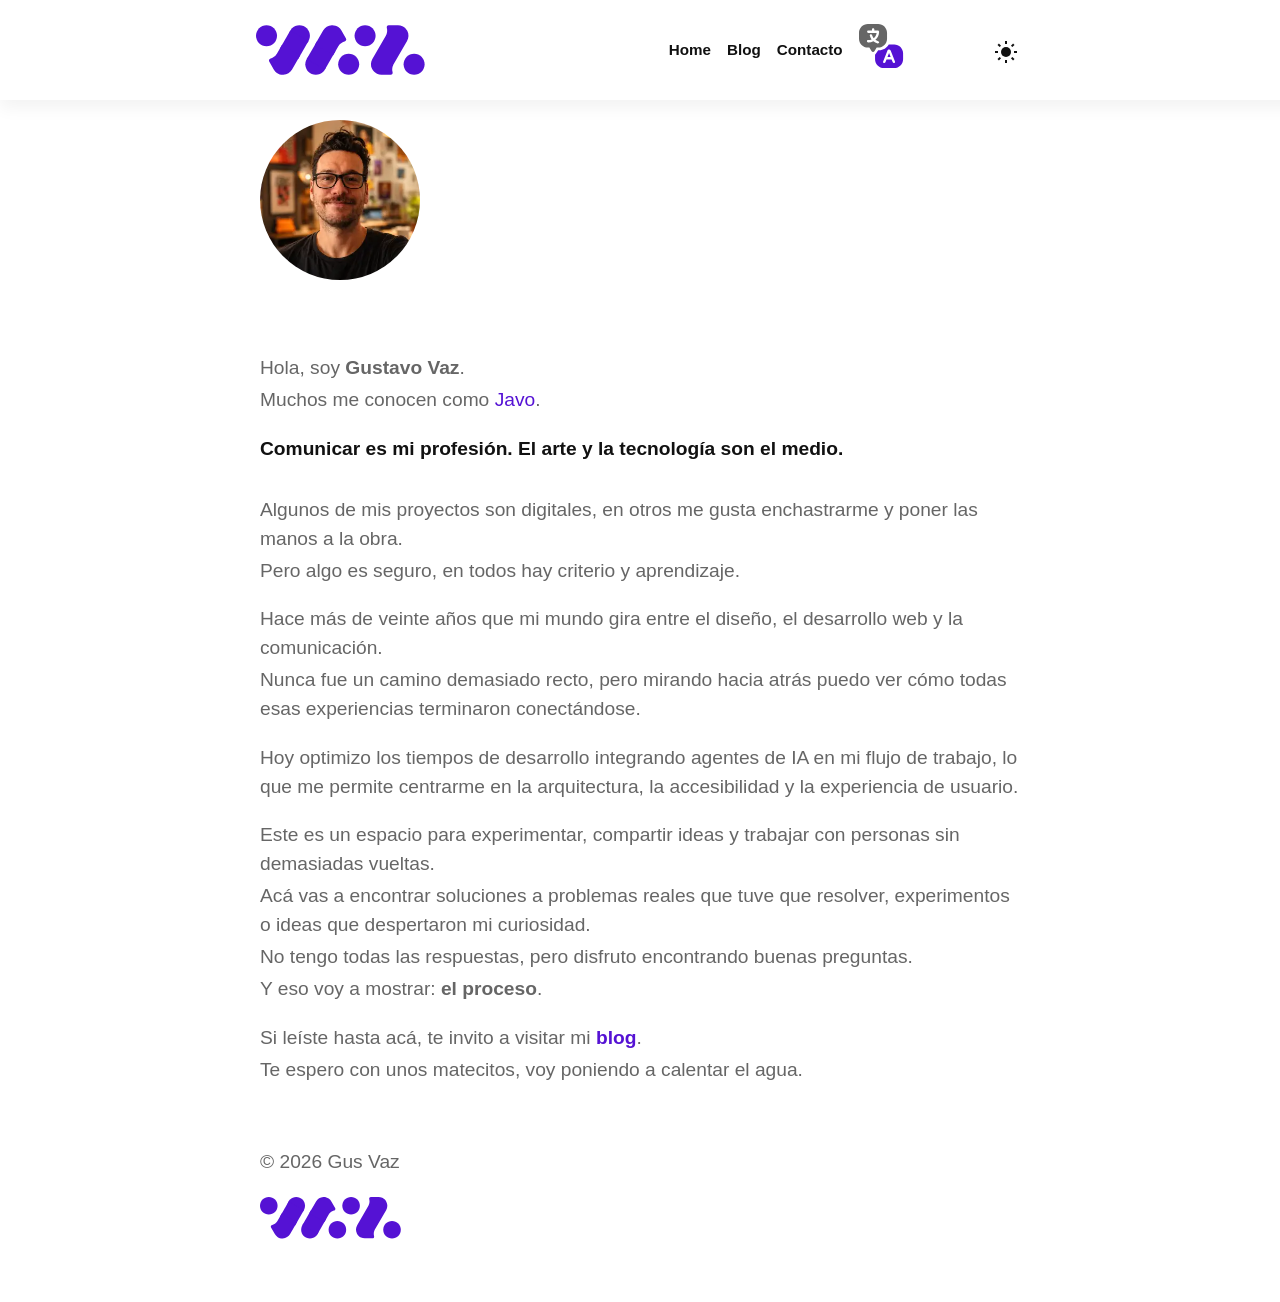
<file: index.html>
<!DOCTYPE html>
<html lang="es">

<head>
  <script>
    (function (w, d, s, l, i) {
      w[l] = w[l] || [];
      w[l].push({
        'gtm.start': new Date().getTime(),
        event: 'gtm.js'
      });
      var f = d.getElementsByTagName(s)[0],
        j = d.createElement(s),
        dl = l != 'dataLayer' ? '&l=' + l : '';
      j.async = true;
      j.src =
        'https://www.googletagmanager.com/gtm.js?id=' + i + dl;
      f.parentNode.insertBefore(j, f);
    })(window, document, 'script', 'dataLayer', 'GTM-TSRXMMMQ');
  </script>

  <meta charset="UTF-8">
  <meta name="viewport" content="width=device-width, initial-scale=1.0">

  <title>Gus Vaz | Arte y Comunicación</title>

  <meta name="description" content="Comunicar es mi profesión. El arte y la tecnología son el medio." />

  <meta property="og:title" content="Gus Vaz | Arte y Comunicación" />
  <meta property="og:description" content="Comunicar es mi profesión. El arte y la tecnología son el medio." />
  <meta property="og:image" content="https://javovaz.com.ar/OG__image.jpg" />
  <meta property="og:url" content="https://javovaz.com.ar/" />
  <meta property="og:type" content="website" />

  <meta name="twitter:card" content="summary_large_image" />
  <meta name="twitter:title" content="Gus Vaz | Arte y Comunicación" />
  <meta name="twitter:description" content="Comunicar es mi profesión. El arte y la tecnología son el medio." />
  <meta name="twitter:image" content="https://javovaz.com.ar/OG__image.jpg" />

  <link rel="stylesheet" href="assets/css/styles.css">
  <link rel="alternate" type="application/rss+xml" title="Feed RSS" href="https://javovaz.com.ar/feed.xml" />

  <link rel="shortcut icon" href="https://javovaz.com.ar/favicon.ico" type="image/x-icon">
  <link rel="apple-touch-icon" sizes="180x180" href="https://javovaz.com.ar/apple-touch-icon.png">
  <link rel="icon" type="image/png" sizes="32x32" href="https://javovaz.com.ar/favicon-32x32.png">
  <link rel="icon" type="image/png" sizes="16x16" href="https://javovaz.com.ar/favicon-16x16.png">

  <meta name="mobile-web-app-capable" content="yes" />
  <meta name="apple-mobile-web-app-status-bar-style" content="black-translucent" />
  <meta name="theme-color" content="#1a1a1a" />
  <link rel="manifest" href="/manifest.json" />

  <script type="application/ld+json">
    {
      "@context": "https://schema.org",
      "@type": "Person",

      "name": "Gustavo Vaz",
      "alternateName": "Javo Vaz",
      "url": "https://javovaz.com.ar",
      "image": "https://javovaz.com.ar/assets/images/gustavo.vaz.webp",

      "jobTitle": "Comunicador creativo",
      "description": "Espacio personal y exploración sobre arte, diseño, desarrollo web, usabilidad y comunicación.",

      "sameAs": [
        "https://www.linkedin.com/in/javovaz",
        "https://github.com/javovaz"
      ],

      "worksFor": {
        "@type": "Organization",
        "name": "estudioHYG"
      },

      "knowsAbout": [
        "UX Design",
        "Frontend Development",
        "Accesibilidad Web",
        "Experimentación Digital",
        "Comunicación Visual",
        "Desarrollo Web",
        "Procesos Creativos"
      ],

      "address": {
        "@type": "PostalAddress",
        "addressLocality": "Mar del Plata",
        "addressCountry": "Argentina"
      }
    }
  </script>
</head>

<body class="light-mode">
  <nav class="navbar">
    <div class="container">
      <a href="./index.html" class="navbar-logo" aria-label="Home">
        <svg role="img" aria-label="Logo de Javovaz" class="profile-logo" viewBox="0 0 510 151" fill="none"
          xmlns="http://www.w3.org/2000/svg">
          <path fill-rule="evenodd" clip-rule="evenodd"
            d="M31.7739 64.2014C14.2241 64.2014 0 49.9728 0 32.423C0 14.8777 14.2241 0.64917 31.7739 0.64917C49.3236 0.64917 63.5522 14.8777 63.5522 32.423C63.5522 49.9728 49.3236 64.2014 31.7739 64.2014Z"
            fill="var(--accent-color)" />
          <path fill-rule="evenodd" clip-rule="evenodd"
            d="M131.068 64.2014C113.519 64.2014 99.2944 49.9728 99.2944 32.423C99.2944 14.8777 113.519 0.64917 131.068 0.64917C148.618 0.64917 162.847 14.8777 162.847 32.423C162.847 49.9728 148.618 64.2014 131.068 64.2014Z"
            fill="var(--accent-color)" />
          <path d="M103.555 16.6076L158.586 48.2417L126.952 103.271L71.9216 71.6372L103.555 16.6076Z"
            fill="var(--accent-color)" />
          <path fill-rule="evenodd" clip-rule="evenodd"
            d="M63.0533 87.1263C61.6915 88.7621 56.8648 97.9168 44.2092 101.476C40.0386 102.591 37.5983 106.595 39.8858 110.577L53.611 134.392C55.9794 138.679 59.2962 142.198 63.1522 144.881C68.6216 148.71 75.3314 150.849 82.5131 150.589C93.8699 150.171 103.618 143.843 108.903 134.67L133.657 91.6025L78.6256 59.9724L63.0533 87.1263Z"
            fill="var(--accent-color)" />
          <path fill-rule="evenodd" clip-rule="evenodd"
            d="M279.92 87.0183C297.465 87.0183 311.694 101.247 311.694 118.797C311.694 136.342 297.465 150.571 279.92 150.571C262.37 150.571 248.142 136.342 248.142 118.797C248.142 101.247 262.37 87.0183 279.92 87.0183Z"
            fill="var(--accent-color)" />
          <path fill-rule="evenodd" clip-rule="evenodd"
            d="M180.621 87.0183C198.171 87.0183 212.399 101.247 212.399 118.797C212.399 136.342 198.171 150.571 180.621 150.571C163.076 150.571 148.847 136.342 148.847 118.797C148.847 101.247 163.076 87.0183 180.621 87.0183Z"
            fill="var(--accent-color)" />
          <path d="M208.137 134.612L153.107 102.978L184.741 47.9482L239.771 79.5823L208.137 134.612Z"
            fill="var(--accent-color)" />
          <path fill-rule="evenodd" clip-rule="evenodd"
            d="M248.641 64.0935C250.002 62.4576 254.829 53.303 267.485 49.7436C271.655 48.6291 274.096 44.6247 271.808 40.6429L258.083 16.8282C255.71 12.5408 252.398 9.02185 248.542 6.33882C243.072 2.50978 236.362 0.37055 229.181 0.631212C217.824 1.04917 208.076 7.37698 202.791 16.5496L178.032 59.6173L233.064 91.2474L248.641 64.0935Z"
            fill="var(--accent-color)" />
          <path fill-rule="evenodd" clip-rule="evenodd"
            d="M392.153 32.4321C392.89 30.4367 398.414 21.682 395.178 8.94103C394.059 4.77492 396.31 0.658252 400.903 0.653758H428.39C433.288 0.568369 437.994 1.67843 442.245 3.68284C448.29 6.50967 453.494 11.2555 456.851 17.6058C462.164 27.6548 461.548 39.2588 456.236 48.4179L456.24 48.4224L415.536 118.424C414.799 120.419 409.276 129.178 412.512 141.915C413.626 146.085 411.379 150.198 406.782 150.207H379.3C374.401 150.292 369.691 149.177 365.444 147.178C359.4 144.351 354.191 139.605 350.834 133.255C345.522 123.206 346.142 111.602 351.449 102.442V102.438L392.153 32.4321Z"
            fill="var(--accent-color)" />
          <path fill-rule="evenodd" clip-rule="evenodd"
            d="M329.473 0.64917C347.018 0.64917 361.247 14.8777 361.247 32.423C361.247 49.9728 347.018 64.2014 329.473 64.2014C311.923 64.2014 297.694 49.9728 297.694 32.423C297.694 14.8777 311.923 0.64917 329.473 0.64917Z"
            fill="var(--accent-color)" />
          <path fill-rule="evenodd" clip-rule="evenodd"
            d="M477.525 87.0183C495.07 87.0183 509.299 101.247 509.299 118.797C509.299 136.342 495.07 150.571 477.525 150.571C459.975 150.571 445.746 136.342 445.746 118.797C445.746 101.247 459.975 87.0183 477.525 87.0183Z"
            fill="var(--accent-color)" />
        </svg>
      </a>

      <button id="menu-toggle" aria-label="Abrir menú" class="hamburger">
        <span></span><span></span><span></span>
      </button>

      <div class="nav-links" id="nav-links">
        <a href="./index.html">Home</a>
        <a href="./blog/index.html">Blog</a>
        <a href="./contacto.html">Contacto</a>
        <a id="translate-btn" href="https://translate.google.com/translate?sl=es&tl=auto&u=https://javovaz.com.ar/" target="_blank" rel="noopener noreferrer" aria-label="Traducir página">
          <svg aria-hidden="true" width="45" height="45" viewBox="0 0 45 45" fill="none"
            xmlns="http://www.w3.org/2000/svg">
            <path fill-rule="evenodd" clip-rule="evenodd"
              d="M29.7462 20.4995H35.2257C40.0969 20.4995 44.0823 24.4848 44.0823 29.356V35.2666C44.0823 40.1378 40.0969 44.1231 35.2257 44.1231H24.9001C20.0289 44.1231 16.0435 40.1378 16.0435 35.2666V30.6425C16.4271 30.3563 16.7479 29.9909 16.9819 29.5705H16.9827L19.1757 26.2381H20.0298C24.1957 26.2381 27.8448 23.9143 29.7464 20.4995H29.7462ZM28.474 33.0287H31.6516L30.0627 29.0036L28.4738 33.0287H28.474ZM35.9691 37.4764C36.027 37.6166 36.0592 37.7703 36.0592 37.9315C36.0592 38.5895 35.526 39.1228 34.868 39.1228C34.3537 39.1228 33.9157 38.7971 33.7488 38.3409L32.5922 35.4111H27.5333L26.3767 38.3409C26.2098 38.7971 25.7717 39.1228 25.2576 39.1228C24.5998 39.1228 24.0664 38.5895 24.0664 37.9315C24.0664 37.7689 24.0991 37.6139 24.1581 37.4726L28.3864 26.7612C28.5957 26.0328 29.267 25.4998 30.0627 25.4998C30.741 25.4998 31.3286 25.8869 31.6171 26.4523L31.6173 26.4524C31.667 26.55 31.7077 26.653 31.7385 26.76L35.969 37.4766L35.9691 37.4764Z"
              fill="var(--accent-color)" />
            <path fill-rule="evenodd" clip-rule="evenodd"
              d="M8.85641 0H19.182C24.0532 0 28.0386 3.98534 28.0386 8.85656V14.7671C28.0386 19.6384 24.0532 23.6237 19.182 23.6237H17.6962L15.3871 27.1326H15.3868C15.1197 27.6124 14.6075 27.9371 14.0194 27.9373C13.4312 27.9371 12.919 27.6124 12.6519 27.1326H12.6517L10.3425 23.6237H8.85656C3.98534 23.6237 0 19.6384 0 14.7671V8.85656C0 3.98534 3.98534 0 8.85656 0H8.85641ZM9.30701 6.50921H12.9552V5.34909H12.9556L12.9552 5.31781C12.9552 4.65986 13.4885 4.12656 14.1465 4.12656C14.8046 4.12656 15.3379 4.65986 15.3379 5.31781L15.3376 5.34909H15.3379V6.50921H18.4336V6.50937C18.4835 6.50937 18.5324 6.51246 18.5804 6.51835C18.632 6.51246 18.6846 6.50921 18.7378 6.50921C19.5286 6.50921 20.1543 7.18621 20.0996 7.97253C20.021 11.115 18.5993 13.9235 16.3873 15.8467C17.2315 16.4462 18.1911 16.8937 19.2266 17.1495V17.1496C19.7461 17.2778 20.1314 17.7469 20.1314 18.306C20.1314 18.9638 19.5979 19.4973 18.9401 19.4973C18.8335 19.4973 18.7302 19.4832 18.632 19.457C17.0216 19.0558 15.5544 18.293 14.3215 17.26C12.8232 18.0471 11.1175 18.4931 9.30732 18.4931C9.27728 18.4931 9.24678 18.4928 9.21658 18.4925C9.18035 18.4959 9.14349 18.4974 9.10633 18.4974C8.44435 18.4974 7.90796 17.961 7.90796 17.2992C7.90796 16.6372 8.44435 16.101 9.10633 16.101C9.15712 16.101 9.20698 16.1041 9.25607 16.1101L9.30732 16.1104C10.476 16.1104 11.5887 15.8717 12.6002 15.4409C11.7982 14.3689 11.1909 13.1431 10.8306 11.8154L10.8318 11.8151C10.8049 11.7155 10.7903 11.6109 10.7903 11.5025C10.7903 10.8445 11.3236 10.3112 11.9816 10.3112C12.5313 10.3112 12.994 10.6835 13.1312 11.1897L13.1325 11.1894C13.4333 12.2995 13.9557 13.3184 14.6494 14.1957C16.2328 12.8918 17.3311 11.0199 17.6329 8.89171H9.31181L9.30732 8.89187C8.64953 8.89187 8.11607 8.35841 8.11607 7.70046C8.11607 7.04267 8.64953 6.50921 9.30732 6.50921V6.50906L9.30701 6.50921Z"
              fill="var(--text-secondary)" />
          </svg>
        </a>
      </div>
      <button id="theme-toggle" aria-label="Activar modo oscuro">
        <svg aria-hidden="true" id="icon-sun" xmlns="http://www.w3.org/2000/svg" viewBox="0 0 24 24" width="24"
          height="24" fill="var(--text)">
          <circle cx="12" cy="12" r="5" />
          <g stroke="var(--text)" stroke-width="2">
            <line x1="12" y1="1" x2="12" y2="4" />
            <line x1="12" y1="20" x2="12" y2="23" />
            <line x1="4.22" y1="4.22" x2="6.34" y2="6.34" />
            <line x1="17.66" y1="17.66" x2="19.78" y2="19.78" />
            <line x1="1" y1="12" x2="4" y2="12" />
            <line x1="20" y1="12" x2="23" y2="12" />
            <line x1="4.22" y1="19.78" x2="6.34" y2="17.66" />
            <line x1="17.66" y1="6.34" x2="19.78" y2="4.22" />
          </g>
        </svg>
        <svg aria-hidden="true" id="icon-moon" xmlns="http://www.w3.org/2000/svg" viewBox="0 0 24 24" width="24"
          height="24" fill="var(--text)" style="display:none;">
          <path d="M21 12.79A9 9 0 0111.21 3 7 7 0 1019 14.79 9.05 9.05 0 0121 12.79z" />
        </svg>
      </button>
    </div>
  </nav>

  <main class="profile">
    <picture>
      <source class="profile-pic" srcset="assets/images/gus-vaz.webp" type="image/webp">

      <img class="profile-pic" src="assets/images/gus-vaz.png" alt="Imagen de perfil" loading="lazy" decoding="async">
    </picture>

    <p class="tight">
      Hola, soy <strong class="notranslate" translate="no">Gustavo Vaz</strong>.
    </p>
    <p>
      Muchos me conocen como <span class="accent-color notranslate" translate="no">Javo</span>.
    </p>
    <h1>
      Comunicar es mi profesión. El arte y la tecnología son el medio.
    </h1>
    <p class="tight">
      Algunos de mis proyectos son digitales, en otros me gusta enchastrarme y poner las manos a la obra.
    </p>
    <p>
      Pero algo es seguro, en todos hay criterio y aprendizaje.
    </p>
    <p class="tight">
      Hace más de veinte años que mi mundo gira entre el diseño, el desarrollo web y la comunicación.
    </p>
    <p>
      Nunca fue un camino demasiado recto, pero mirando hacia atrás puedo ver cómo todas esas experiencias terminaron
      conectándose.
    </p>
    <p>
      Hoy optimizo los tiempos de desarrollo integrando agentes de IA en mi flujo de trabajo, lo que me permite
      centrarme en la arquitectura, la accesibilidad y la experiencia de usuario.
    </p>
    <p class="tight">
      Este es un espacio para experimentar, compartir ideas y trabajar con personas sin demasiadas vueltas.
    </p>
    <p class="tight">
      Acá vas a encontrar soluciones a problemas reales que tuve que resolver, experimentos o ideas que despertaron mi
      curiosidad.
    </p>
    <p class="tight">
      No tengo todas las respuestas, pero disfruto encontrando buenas preguntas.
    </p>
    <p>
      Y eso voy a mostrar: <strong>el proceso</strong>.
    </p>
    <p class="tight">
      Si leíste hasta acá, te invito a visitar mi <a class="accent-color"
        href="/blog/index.html"><strong>blog</strong></a>.
    </p>
    <p>
      Te espero con unos matecitos, voy poniendo a calentar el agua.
    </p>
  </main>

  <footer>
    <p><span aria-hidden="true">©</span> <span data-current-year=""></span> Gus Vaz</p>
    <svg role="img" aria-label="Logo de Javovaz" class="logo-footer" width="170" height="50" viewBox="0 0 170 50"
      fill="none" xmlns="http://www.w3.org/2000/svg">
      <path fill-rule="evenodd" clip-rule="evenodd"
        d="M10.5913 21.1972C4.74136 21.1972 0 16.4544 0 10.6045C0 4.75604 4.74136 0.0131836 10.5913 0.0131836C16.4412 0.0131836 21.1841 4.75604 21.1841 10.6045C21.1841 16.4544 16.4412 21.1972 10.5913 21.1972Z"
        fill="var(--accent-color)" />
      <path fill-rule="evenodd" clip-rule="evenodd"
        d="M43.6894 21.1972C37.8395 21.1972 33.0981 16.4544 33.0981 10.6045C33.0981 4.75604 37.8395 0.0131836 43.6894 0.0131836C49.5393 0.0131836 54.2822 4.75604 54.2822 10.6045C54.2822 16.4544 49.5393 21.1972 43.6894 21.1972Z"
        fill="var(--accent-color)" />
      <path d="M34.5185 5.3325L52.8619 15.8772L42.3174 34.2204L23.9739 23.6757L34.5185 5.3325Z"
        fill="var(--accent-color)" />
      <path fill-rule="evenodd" clip-rule="evenodd"
        d="M21.0177 28.8389C20.5638 29.3842 18.9549 32.4357 14.7364 33.6222C13.3462 33.9937 12.5327 35.3285 13.2952 36.6557L17.8703 44.594C18.6598 46.0231 19.7653 47.1961 21.0507 48.0904C22.8738 49.3668 25.1104 50.0799 27.5043 49.993C31.2899 49.8537 34.5392 47.7444 36.3009 44.6868L44.5522 30.3309L26.2085 19.7876L21.0177 28.8389Z"
        fill="var(--accent-color)" />
      <path fill-rule="evenodd" clip-rule="evenodd"
        d="M93.3067 28.8027C99.1551 28.8027 103.898 33.5456 103.898 39.3955C103.898 45.2439 99.1551 49.9868 93.3067 49.9868C87.4567 49.9868 82.7139 45.2439 82.7139 39.3955C82.7139 33.5456 87.4567 28.8027 93.3067 28.8027Z"
        fill="var(--accent-color)" />
      <path fill-rule="evenodd" clip-rule="evenodd"
        d="M60.207 28.8027C66.0569 28.8027 70.7998 33.5456 70.7998 39.3955C70.7998 45.2439 66.0569 49.9868 60.207 49.9868C54.3586 49.9868 49.6157 45.2439 49.6157 39.3955C49.6157 33.5456 54.3586 28.8027 60.207 28.8027Z"
        fill="var(--accent-color)" />
      <path d="M69.3791 44.6673L51.0356 34.1226L61.5802 15.7794L79.9237 26.3241L69.3791 44.6673Z"
        fill="var(--accent-color)" />
      <path fill-rule="evenodd" clip-rule="evenodd"
        d="M82.8801 21.1612C83.334 20.6159 84.943 17.5644 89.1615 16.3779C90.5517 16.0064 91.3651 14.6716 90.6026 13.3443L86.0276 5.40612C85.2366 3.97697 84.1325 2.80399 82.8472 1.90965C81.024 0.633305 78.7874 -0.0797712 76.3935 0.00711628C72.6079 0.146436 69.3586 2.2557 67.5969 5.31324L59.3441 19.6691L77.6879 30.2125L82.8801 21.1612Z"
        fill="var(--accent-color)" />
      <path fill-rule="evenodd" clip-rule="evenodd"
        d="M130.718 10.6075C130.963 9.94235 132.805 7.02413 131.726 2.77713C131.353 1.38843 132.103 0.0162111 133.634 0.014713H142.797C144.429 -0.0137501 145.998 0.35627 147.415 1.02441C149.43 1.96668 151.165 3.54864 152.284 5.66539C154.054 9.01505 153.849 12.883 152.079 15.9361L152.08 15.9376L138.512 39.2714C138.266 39.9365 136.425 42.8562 137.504 47.1017C137.875 48.4919 137.126 49.8626 135.594 49.8656H126.433C124.8 49.8941 123.23 49.5226 121.815 48.8559C119.8 47.9137 118.064 46.3317 116.945 44.215C115.174 40.8653 115.381 36.9973 117.15 33.9443V33.9428L130.718 10.6075Z"
        fill="var(--accent-color)" />
      <path fill-rule="evenodd" clip-rule="evenodd"
        d="M109.824 0.0131836C115.673 0.0131836 120.416 4.75604 120.416 10.6045C120.416 16.4544 115.673 21.1972 109.824 21.1972C103.974 21.1972 99.2314 16.4544 99.2314 10.6045C99.2314 4.75604 103.974 0.0131836 109.824 0.0131836Z"
        fill="var(--accent-color)" />
      <path fill-rule="evenodd" clip-rule="evenodd"
        d="M159.175 28.8027C165.023 28.8027 169.766 33.5456 169.766 39.3955C169.766 45.2439 165.023 49.9868 159.175 49.9868C153.325 49.9868 148.582 45.2439 148.582 39.3955C148.582 33.5456 153.325 28.8027 159.175 28.8027Z"
        fill="var(--accent-color)" />
    </svg>
  </footer>

  <script type="module" src="./assets/js/theme.js"></script>

  <script>
    if ('serviceWorker' in navigator) {
      navigator.serviceWorker.register('/sw.js');
    }
  </script>

</body>

</html>
</file>
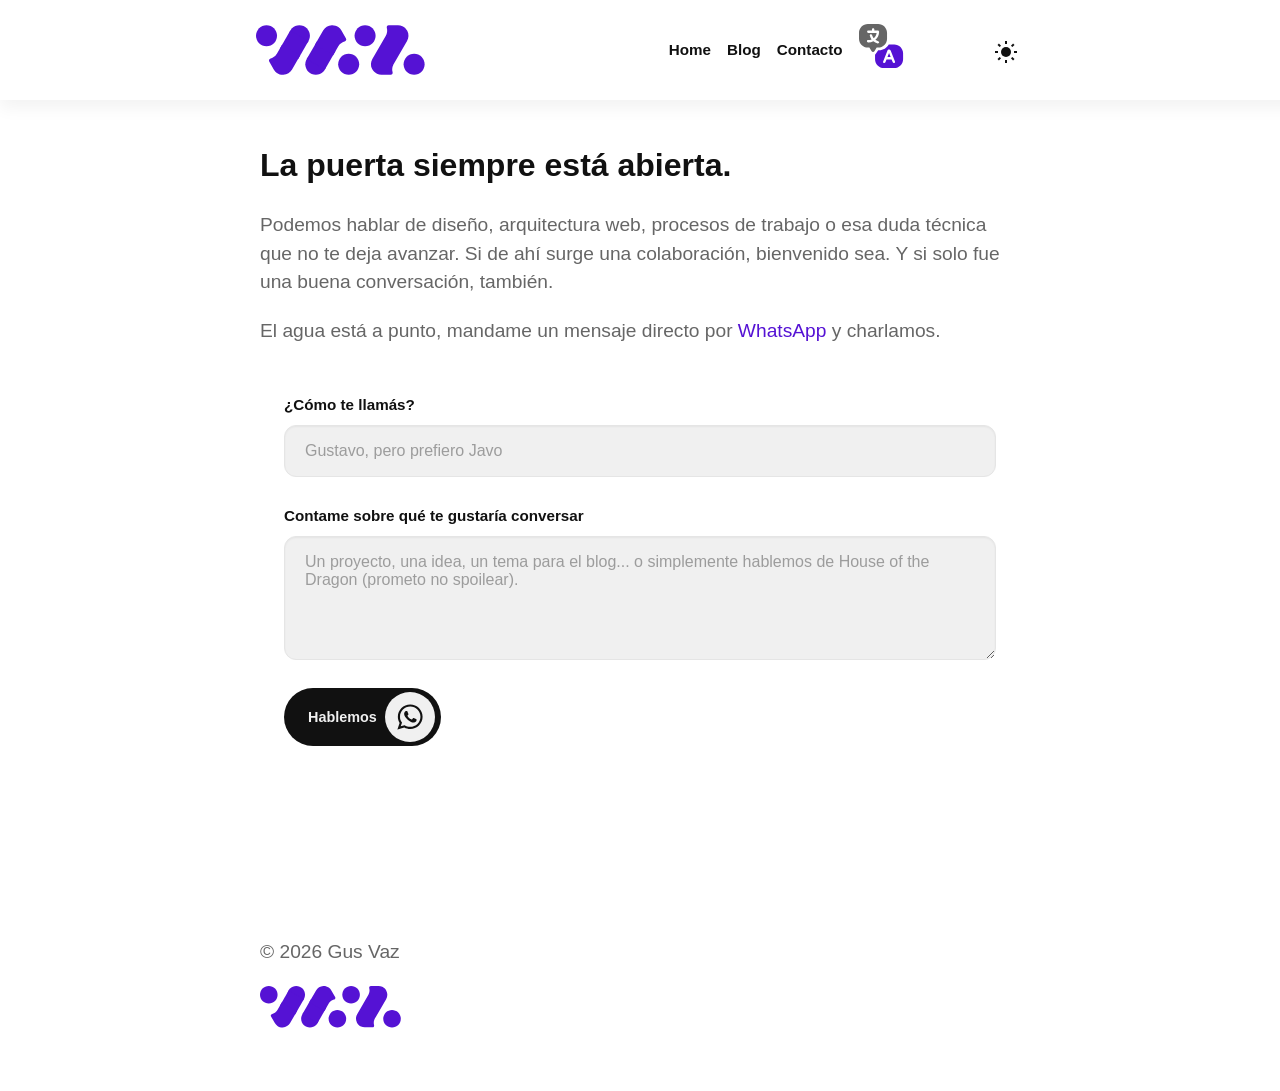
<file: contacto.html>
<!DOCTYPE html>
<html lang="es">

<head>
  <script>
    (function (w, d, s, l, i) {
      w[l] = w[l] || [];
      w[l].push({
        'gtm.start': new Date().getTime(),
        event: 'gtm.js'
      });
      var f = d.getElementsByTagName(s)[0],
        j = d.createElement(s),
        dl = l != 'dataLayer' ? '&l=' + l : '';
      j.async = true;
      j.src =
        'https://www.googletagmanager.com/gtm.js?id=' + i + dl;
      f.parentNode.insertBefore(j, f);
    })(window, document, 'script', 'dataLayer', 'GTM-TSRXMMMQ');
  </script>

  <meta charset="UTF-8">
  <meta name="viewport" content="width=device-width, initial-scale=1.0">
  <title>Gus Vaz | Hablemos</title>

  <meta name="description"
    content="Comunicar es mi profesión. El arte y la tecnología son el medio." />

  <meta property="og:title" content="Gus Vaz | Hablemos" />
  <meta property="og:description" content="Comunicar es mi profesión. El arte y la tecnología son el medio." />
  <meta property="og:image" content="https://javovaz.com.ar/OG__image.jpg" />
  <meta property="og:url" content="https://javovaz.com.ar/" />
  <meta property="og:type" content="website" />

  <meta name="twitter:card" content="summary_large_image" />
  <meta name="twitter:title" content="Gus Vaz | Comunicación digital" />
  <meta name="twitter:description"
    content="Comunicar es mi profesión. El arte y la tecnología son el medio." />
  <meta name="twitter:image" content="https://javovaz.com.ar/OG__image.jpg" />

  <link rel="stylesheet" href="/assets/css/styles.css">
  <link rel="alternate" type="application/rss+xml" title="Feed RSS" href="https://javovaz.com.ar/feed.xml" />

  <link rel="shortcut icon" href="https://javovaz.com.ar/favicon.ico" type="image/x-icon">
  <link rel="apple-touch-icon" sizes="180x180" href="https://javovaz.com.ar/apple-touch-icon.png">
  <link rel="icon" type="image/png" sizes="32x32" href="https://javovaz.com.ar/favicon-32x32.png">
  <link rel="icon" type="image/png" sizes="16x16" href="https://javovaz.com.ar/favicon-16x16.png">

  <meta name="apple-mobile-web-app-capable" content="yes" />
  <meta name="apple-mobile-web-app-status-bar-style" content="black-translucent" />
  <meta name="theme-color" content="#1a1a1a" />
  <link rel="manifest" href="/manifest.json" />

  <script type="application/ld+json">
    {
      "@context": "https://schema.org",
      "@type": "ContactPage",
      "name": "Contacto - Gustavo Vaz",
      "description": "Escribime para charlar sobre diseño, desarrollo, accesibilidad o IA mientras tomamos unos mates."
    }
  </script>

</head>

<body class="light-mode">
  <nav class="navbar">
    <div class="container">
      <a href="./index.html" class="navbar-logo" aria-label="Home">
        <svg role="img" aria-label="Logo de Javovaz" class="profile-logo" viewBox="0 0 510 151" fill="none"
          xmlns="http://www.w3.org/2000/svg">
          <path fill-rule="evenodd" clip-rule="evenodd"
            d="M31.7739 64.2014C14.2241 64.2014 0 49.9728 0 32.423C0 14.8777 14.2241 0.64917 31.7739 0.64917C49.3236 0.64917 63.5522 14.8777 63.5522 32.423C63.5522 49.9728 49.3236 64.2014 31.7739 64.2014Z"
            fill="var(--accent-color)" />
          <path fill-rule="evenodd" clip-rule="evenodd"
            d="M131.068 64.2014C113.519 64.2014 99.2944 49.9728 99.2944 32.423C99.2944 14.8777 113.519 0.64917 131.068 0.64917C148.618 0.64917 162.847 14.8777 162.847 32.423C162.847 49.9728 148.618 64.2014 131.068 64.2014Z"
            fill="var(--accent-color)" />
          <path d="M103.555 16.6076L158.586 48.2417L126.952 103.271L71.9216 71.6372L103.555 16.6076Z"
            fill="var(--accent-color)" />
          <path fill-rule="evenodd" clip-rule="evenodd"
            d="M63.0533 87.1263C61.6915 88.7621 56.8648 97.9168 44.2092 101.476C40.0386 102.591 37.5983 106.595 39.8858 110.577L53.611 134.392C55.9794 138.679 59.2962 142.198 63.1522 144.881C68.6216 148.71 75.3314 150.849 82.5131 150.589C93.8699 150.171 103.618 143.843 108.903 134.67L133.657 91.6025L78.6256 59.9724L63.0533 87.1263Z"
            fill="var(--accent-color)" />
          <path fill-rule="evenodd" clip-rule="evenodd"
            d="M279.92 87.0183C297.465 87.0183 311.694 101.247 311.694 118.797C311.694 136.342 297.465 150.571 279.92 150.571C262.37 150.571 248.142 136.342 248.142 118.797C248.142 101.247 262.37 87.0183 279.92 87.0183Z"
            fill="var(--accent-color)" />
          <path fill-rule="evenodd" clip-rule="evenodd"
            d="M180.621 87.0183C198.171 87.0183 212.399 101.247 212.399 118.797C212.399 136.342 198.171 150.571 180.621 150.571C163.076 150.571 148.847 136.342 148.847 118.797C148.847 101.247 163.076 87.0183 180.621 87.0183Z"
            fill="var(--accent-color)" />
          <path d="M208.137 134.612L153.107 102.978L184.741 47.9482L239.771 79.5823L208.137 134.612Z"
            fill="var(--accent-color)" />
          <path fill-rule="evenodd" clip-rule="evenodd"
            d="M248.641 64.0935C250.002 62.4576 254.829 53.303 267.485 49.7436C271.655 48.6291 274.096 44.6247 271.808 40.6429L258.083 16.8282C255.71 12.5408 252.398 9.02185 248.542 6.33882C243.072 2.50978 236.362 0.37055 229.181 0.631212C217.824 1.04917 208.076 7.37698 202.791 16.5496L178.032 59.6173L233.064 91.2474L248.641 64.0935Z"
            fill="var(--accent-color)" />
          <path fill-rule="evenodd" clip-rule="evenodd"
            d="M392.153 32.4321C392.89 30.4367 398.414 21.682 395.178 8.94103C394.059 4.77492 396.31 0.658252 400.903 0.653758H428.39C433.288 0.568369 437.994 1.67843 442.245 3.68284C448.29 6.50967 453.494 11.2555 456.851 17.6058C462.164 27.6548 461.548 39.2588 456.236 48.4179L456.24 48.4224L415.536 118.424C414.799 120.419 409.276 129.178 412.512 141.915C413.626 146.085 411.379 150.198 406.782 150.207H379.3C374.401 150.292 369.691 149.177 365.444 147.178C359.4 144.351 354.191 139.605 350.834 133.255C345.522 123.206 346.142 111.602 351.449 102.442V102.438L392.153 32.4321Z"
            fill="var(--accent-color)" />
          <path fill-rule="evenodd" clip-rule="evenodd"
            d="M329.473 0.64917C347.018 0.64917 361.247 14.8777 361.247 32.423C361.247 49.9728 347.018 64.2014 329.473 64.2014C311.923 64.2014 297.694 49.9728 297.694 32.423C297.694 14.8777 311.923 0.64917 329.473 0.64917Z"
            fill="var(--accent-color)" />
          <path fill-rule="evenodd" clip-rule="evenodd"
            d="M477.525 87.0183C495.07 87.0183 509.299 101.247 509.299 118.797C509.299 136.342 495.07 150.571 477.525 150.571C459.975 150.571 445.746 136.342 445.746 118.797C445.746 101.247 459.975 87.0183 477.525 87.0183Z"
            fill="var(--accent-color)" />
        </svg>
      </a>

      <button id="menu-toggle" aria-label="Abrir menú" class="hamburger">
        <span></span><span></span><span></span>
      </button>

      <div class="nav-links" id="nav-links">
        <a href="./index.html">Home</a>
        <a href="./blog/index.html">Blog</a>
        <a href="./contacto.html">Contacto</a>
        <a id="translate-btn" href="https://translate.google.com/translate?sl=es&tl=auto&u=https://javovaz.com.ar/" target="_blank" rel="noopener noreferrer" aria-label="Traducir página">
          <svg aria-hidden="true" width="45" height="45" viewBox="0 0 45 45" fill="none"
            xmlns="http://www.w3.org/2000/svg">
            <path fill-rule="evenodd" clip-rule="evenodd"
              d="M29.7462 20.4995H35.2257C40.0969 20.4995 44.0823 24.4848 44.0823 29.356V35.2666C44.0823 40.1378 40.0969 44.1231 35.2257 44.1231H24.9001C20.0289 44.1231 16.0435 40.1378 16.0435 35.2666V30.6425C16.4271 30.3563 16.7479 29.9909 16.9819 29.5705H16.9827L19.1757 26.2381H20.0298C24.1957 26.2381 27.8448 23.9143 29.7464 20.4995H29.7462ZM28.474 33.0287H31.6516L30.0627 29.0036L28.4738 33.0287H28.474ZM35.9691 37.4764C36.027 37.6166 36.0592 37.7703 36.0592 37.9315C36.0592 38.5895 35.526 39.1228 34.868 39.1228C34.3537 39.1228 33.9157 38.7971 33.7488 38.3409L32.5922 35.4111H27.5333L26.3767 38.3409C26.2098 38.7971 25.7717 39.1228 25.2576 39.1228C24.5998 39.1228 24.0664 38.5895 24.0664 37.9315C24.0664 37.7689 24.0991 37.6139 24.1581 37.4726L28.3864 26.7612C28.5957 26.0328 29.267 25.4998 30.0627 25.4998C30.741 25.4998 31.3286 25.8869 31.6171 26.4523L31.6173 26.4524C31.667 26.55 31.7077 26.653 31.7385 26.76L35.969 37.4766L35.9691 37.4764Z"
              fill="var(--accent-color)" />
            <path fill-rule="evenodd" clip-rule="evenodd"
              d="M8.85641 0H19.182C24.0532 0 28.0386 3.98534 28.0386 8.85656V14.7671C28.0386 19.6384 24.0532 23.6237 19.182 23.6237H17.6962L15.3871 27.1326H15.3868C15.1197 27.6124 14.6075 27.9371 14.0194 27.9373C13.4312 27.9371 12.919 27.6124 12.6519 27.1326H12.6517L10.3425 23.6237H8.85656C3.98534 23.6237 0 19.6384 0 14.7671V8.85656C0 3.98534 3.98534 0 8.85656 0H8.85641ZM9.30701 6.50921H12.9552V5.34909H12.9556L12.9552 5.31781C12.9552 4.65986 13.4885 4.12656 14.1465 4.12656C14.8046 4.12656 15.3379 4.65986 15.3379 5.31781L15.3376 5.34909H15.3379V6.50921H18.4336V6.50937C18.4835 6.50937 18.5324 6.51246 18.5804 6.51835C18.632 6.51246 18.6846 6.50921 18.7378 6.50921C19.5286 6.50921 20.1543 7.18621 20.0996 7.97253C20.021 11.115 18.5993 13.9235 16.3873 15.8467C17.2315 16.4462 18.1911 16.8937 19.2266 17.1495V17.1496C19.7461 17.2778 20.1314 17.7469 20.1314 18.306C20.1314 18.9638 19.5979 19.4973 18.9401 19.4973C18.8335 19.4973 18.7302 19.4832 18.632 19.457C17.0216 19.0558 15.5544 18.293 14.3215 17.26C12.8232 18.0471 11.1175 18.4931 9.30732 18.4931C9.27728 18.4931 9.24678 18.4928 9.21658 18.4925C9.18035 18.4959 9.14349 18.4974 9.10633 18.4974C8.44435 18.4974 7.90796 17.961 7.90796 17.2992C7.90796 16.6372 8.44435 16.101 9.10633 16.101C9.15712 16.101 9.20698 16.1041 9.25607 16.1101L9.30732 16.1104C10.476 16.1104 11.5887 15.8717 12.6002 15.4409C11.7982 14.3689 11.1909 13.1431 10.8306 11.8154L10.8318 11.8151C10.8049 11.7155 10.7903 11.6109 10.7903 11.5025C10.7903 10.8445 11.3236 10.3112 11.9816 10.3112C12.5313 10.3112 12.994 10.6835 13.1312 11.1897L13.1325 11.1894C13.4333 12.2995 13.9557 13.3184 14.6494 14.1957C16.2328 12.8918 17.3311 11.0199 17.6329 8.89171H9.31181L9.30732 8.89187C8.64953 8.89187 8.11607 8.35841 8.11607 7.70046C8.11607 7.04267 8.64953 6.50921 9.30732 6.50921V6.50906L9.30701 6.50921Z"
              fill="var(--text-secondary)" />
          </svg>
        </a>
      </div>
      <button id="theme-toggle" aria-label="Activar modo oscuro">
        <svg aria-hidden="true" id="icon-sun" xmlns="http://www.w3.org/2000/svg" viewBox="0 0 24 24" width="24"
          height="24" fill="var(--text)">
          <circle cx="12" cy="12" r="5" />
          <g stroke="var(--text)" stroke-width="2">
            <line x1="12" y1="1" x2="12" y2="4" />
            <line x1="12" y1="20" x2="12" y2="23" />
            <line x1="4.22" y1="4.22" x2="6.34" y2="6.34" />
            <line x1="17.66" y1="17.66" x2="19.78" y2="19.78" />
            <line x1="1" y1="12" x2="4" y2="12" />
            <line x1="20" y1="12" x2="23" y2="12" />
            <line x1="4.22" y1="19.78" x2="6.34" y2="17.66" />
            <line x1="17.66" y1="6.34" x2="19.78" y2="4.22" />
          </g>
        </svg>
        <svg aria-hidden="true" id="icon-moon" xmlns="http://www.w3.org/2000/svg" viewBox="0 0 24 24" width="24"
          height="24" fill="var(--text)" style="display:none;">
          <path d="M21 12.79A9 9 0 0111.21 3 7 7 0 1019 14.79 9.05 9.05 0 0121 12.79z" />
        </svg>
      </button>
    </div>
  </nav>

  <section class="breadcrumb" id="breadcrumb"></section>

  <style>
    .contact-section {
      max-width: 800px;
      margin: var(--space) auto;
      padding: var(--space);
    }

    .contact-form {
      display: flex;
      flex-direction: column;
      gap: 1.75rem;
    }

    .form-group {
      display: flex;
      flex-direction: column;
      gap: 0.5rem;
    }

    .form-group label {
      font-size: 0.95rem;
      font-weight: 600;
      color: var(--text);
      transition: color 0.2s ease;
    }

    .contact-form input[type="text"],
    .contact-form input[type="email"],
    .contact-form input[type="tel"],
    .contact-form textarea {
      width: 100%;
      padding: 1rem 1.25rem;
      font-family: inherit;
      font-size: 1rem;
      color: var(--text);
      background-color: var(--card-bg);
      border: 1px solid var(--border);
      border-radius: 12px;
      box-shadow: inset 0 1px 2px var(--shadow);
      box-sizing: border-box;
      transition: border-color 0.2s ease, box-shadow 0.2s ease, background-color 0.2s ease;
    }

    .contact-form ::placeholder {
      color: var(--text-secondary);
      opacity: 0.6;
    }

    .contact-form textarea {
      resize: vertical;
      min-height: 120px;
    }

    .contact-form input:focus,
    .contact-form textarea:focus {
      outline: none;
      border-color: var(--accent-color);
      background-color: var(--bg);
      box-shadow: 0 0 0 4px rgba(85, 18, 212, 0.15);
    }

    .dark-mode .contact-form input:focus,
    .dark-mode .contact-form textarea:focus {
      box-shadow: 0 0 0 4px rgba(182, 218, 35, 0.2);
    }

    .form-group:focus-within label {
      color: var(--accent-color);
    }

    .btn-primary {
      align-self: flex-start;
      padding: 0.85rem 2rem;
      font-family: inherit;
      font-size: 1rem;
      font-weight: 700;
      cursor: pointer;
      border: none;
      border-radius: var(--radius-btn);
      background-color: var(--bg-CTA-reverse);
      color: var(--text-reverse);
      box-shadow: 0 4px 6px var(--shadow);
      transition: transform 0.1s ease, background-color 0.2s ease, box-shadow 0.2s ease;
    }

    .btn-primary:hover {
      transform: translateY(-1px);
      background-color: var(--accent-color);
      color: var(--bg-CTA-reverse);
    }

    .btn-primary:active {
      transform: translateY(1px);
    }

    .phone-input-wrapper {
      position: relative;
      display: flex;
      align-items: center;
    }

    .phone-prefix {
      position: absolute;
      left: 1.25rem;
      font-size: 1rem;
      font-weight: 600;
      color: var(--text-secondary);
      user-select: none;
    }

    .phone-input-wrapper input {
      padding-left: 2.2rem !important;
    }

    .error-message {
      display: none;
      font-size: 0.8rem;
      font-weight: 600;
      color: #ef4444;
      margin-top: 0.4rem;
      padding-left: 0.25rem;
      transition: all 0.2s ease;
    }

    .contact-form input:focus:invalid,
    .contact-form textarea:focus:invalid {
      border-color: var(--accent-color);
    }

    .contact-form input:not(:placeholder-shown):not(:focus):invalid,
    .contact-form textarea:not(:placeholder-shown):not(:focus):invalid {
      border-color: #ef4444;
      background-color: rgba(239, 68, 68, 0.02);
    }

    .contact-form input:not(:placeholder-shown):not(:focus):invalid~.error-message,
    .contact-form textarea:not(:placeholder-shown):not(:focus):invalid~.error-message {
      display: block;
      animation: fadeInError 0.2s ease;
    }

    @keyframes fadeInError {
      from {
        opacity: 0;
        transform: translateY(-4px);
      }

      to {
        opacity: 1;
        transform: translateY(0);
      }
    }

    .form-submitted input:invalid~.error-message,
    .form-submitted textarea:invalid~.error-message {
      display: block;
      animation: fadeInError 0.2s ease;
    }

    .form-submitted input:invalid,
    .form-submitted textarea:invalid {
      border-color: #ef4444;
      background-color: rgba(239, 68, 68, 0.02);
    }

    .form-success-message {
      display: none;
      opacity: 0;
      text-align: center;
      padding: var(--space) 0;
      animation: fadeInSuccess 0.4s ease forwards;
    }

    .form-success-message h3 {
      color: var(--accent-color);
      font-size: 1.75rem;
      margin-bottom: 0.75rem;
    }

    .form-success-message p {
      color: var(--text-secondary);
      font-size: 1.1rem;
      line-height: 1.6;
    }

    .contact-form.is-hidden {
      display: none !important;
    }

    .form-success-message.is-visible {
      display: block;
    }

    @keyframes fadeInSuccess {
      from {
        opacity: 0;
        transform: translateY(10px);
      }

      to {
        opacity: 1;
        transform: translateY(0);
      }
    }
  </style>

  <main>
    <h1>
      La puerta siempre está abierta.
    </h1>
    <p>
      Podemos hablar de diseño, arquitectura web, procesos de trabajo o esa duda técnica que no te deja avanzar. Si de
      ahí surge una colaboración, bienvenido sea. Y si solo fue una buena conversación, también.
    </p>
    <p>
      El agua está a punto, mandame un mensaje directo por <span class="accent-color">WhatsApp</span> y charlamos.
    </p>
  </main>

  <section class="contact-section">

    <form id="whatsapp-form" class="contact-form" novalidate>
      <div class="form-group">
        <label for="name">¿Cómo te llamás?</label>
        <input type="text" id="name" name="name" placeholder="Gustavo, pero prefiero Javo" required>
        <span class="error-message">No te olvides de decirme tu nombre.</span>
      </div>

      <div class="form-group">
        <label for="message">Contame sobre qué te gustaría conversar</label>
        <textarea id="message" name="message" rows="5"
          placeholder="Un proyecto, una idea, un tema para el blog... o simplemente hablemos de House of the Dragon (prometo no spoilear)."
          required></textarea>
        <span class="error-message">Dejame un mensaje para que te pueda responder.</span>
      </div>

      <button type="submit" id="whatsapp-submit-btn" class="btn-icon secondary-btn social-icon-wrapper"
        aria-label="Hablemos por WhatsApp">
        Hablemos
        <svg aria-hidden="true" width="50" height="50" viewBox="0 0 50 50" fill="none"
          xmlns="http://www.w3.org/2000/svg">
          <rect class="bg" width="50" height="50" rx="25"></rect>
          <path class="icon"
            d="M25.2275 12.4004C32.061 12.4006 37.5994 17.8962 37.5996 24.6777C37.5996 31.4594 32.0605 36.9559 25.2275 36.9561C23.0738 36.9561 21.0495 36.4085 19.2852 35.4482L12.5303 37.5957L12.3418 37.6553L12.4053 37.4678L14.6045 30.9766C13.4933 29.1355 12.8545 26.9801 12.8545 24.6777C12.8547 17.8961 18.3948 12.4004 25.2275 12.4004ZM25.2275 14.5391C19.5921 14.5391 15.009 19.0883 15.0088 24.6777C15.0088 26.8959 15.7318 28.9507 16.9551 30.6221L16.9854 30.6641L16.9688 30.7129L15.7432 34.3271L19.5205 33.1279L19.5654 33.1133L19.6055 33.1396C21.2188 34.199 23.1516 34.8164 25.2275 34.8164C30.8622 34.8164 35.4462 30.2682 35.4463 24.6787C35.4463 19.0892 30.8626 14.5392 25.2275 14.5391ZM21.4004 19.0312C21.4984 19.0376 21.5892 19.0439 21.6729 19.0439C21.6908 19.0439 21.7104 19.0426 21.7354 19.041C21.7593 19.0395 21.7877 19.0371 21.8174 19.0371C21.8777 19.0371 21.9481 19.0452 22.0225 19.0771C22.1728 19.1419 22.3119 19.294 22.4414 19.6025C22.5668 19.9016 22.7806 20.4187 22.9717 20.8789C23.1642 21.3426 23.3308 21.7422 23.3662 21.8125C23.448 21.9746 23.5132 22.1855 23.3916 22.4258C23.2942 22.6205 23.2377 22.7576 23.0771 22.9434C22.9333 23.1101 22.7592 23.3353 22.6201 23.4727C22.5424 23.5495 22.4832 23.6123 22.4561 23.6846C22.4326 23.7471 22.4285 23.8304 22.5039 23.959C22.6777 24.2552 23.2759 25.2214 24.1582 26.002C25.2941 27.0068 26.2443 27.3147 26.5547 27.4688C26.6984 27.5401 26.7964 27.5607 26.8711 27.5518C26.9416 27.5432 27.0089 27.5057 27.0869 27.417H27.0879C27.2649 27.2165 27.8364 26.5491 28.0322 26.2568L28.1182 26.1475C28.2066 26.053 28.3037 26.0018 28.4141 25.9893C28.5504 25.9739 28.6913 26.0207 28.8262 26.0693C28.9697 26.1211 29.4145 26.3298 29.8535 26.54C30.2958 26.7519 30.7416 26.9701 30.8926 27.0449C31.0372 27.1167 31.1697 27.1766 31.2686 27.2305C31.3426 27.2708 31.4118 27.3144 31.4639 27.3701L31.5098 27.4307L31.5107 27.4316C31.5423 27.4844 31.5568 27.566 31.5635 27.6514C31.5706 27.7424 31.5699 27.8562 31.5586 27.9863C31.5359 28.2469 31.4717 28.5794 31.3438 28.9365C31.2063 29.3171 30.8121 29.6743 30.4004 29.9385C29.9873 30.2034 29.5263 30.3939 29.2275 30.4209C29.0967 30.4328 29.0105 30.4628 28.8721 30.4912C28.7378 30.5188 28.5801 30.5374 28.3438 30.5146C27.8775 30.4698 27.1012 30.2656 25.5713 29.668C22.8666 28.6108 21.0369 26.0722 20.5264 25.3281L20.3896 25.1289C20.313 25.0279 20.0012 24.6179 19.709 24.0469C19.4175 23.4772 19.1406 22.7385 19.1406 21.9814C19.1407 20.471 19.9438 19.7231 20.2197 19.4238C20.5177 19.1013 20.8725 19.0186 21.0957 19.0186C21.1997 19.0186 21.3035 19.025 21.4004 19.0312Z"
            fill="currentColor"></path>
        </svg>
      </button>
    </form>

    <div id="contact-success" class="form-success-message" aria-hidden="true">
      <h3>Buenísimo!</h3>
      <p>El mensaje ya está listo para enviar por WhatsApp. Cuando llegue, preparo unos mates y seguimos la
        conversación.</p>
    </div>
  </section>

  <div class="spacer-5"></div>

  <footer>
    <p><span aria-hidden="true">©</span> <span data-current-year=""></span> Gus Vaz</p>
    <svg role="img" aria-label="Logo de Javovaz" class="logo-footer" width="170" height="50" viewBox="0 0 170 50"
      fill="none" xmlns="http://www.w3.org/2000/svg">
      <path fill-rule="evenodd" clip-rule="evenodd"
        d="M10.5913 21.1972C4.74136 21.1972 0 16.4544 0 10.6045C0 4.75604 4.74136 0.0131836 10.5913 0.0131836C16.4412 0.0131836 21.1841 4.75604 21.1841 10.6045C21.1841 16.4544 16.4412 21.1972 10.5913 21.1972Z"
        fill="var(--accent-color)"></path>
      <path fill-rule="evenodd" clip-rule="evenodd"
        d="M43.6894 21.1972C37.8395 21.1972 33.0981 16.4544 33.0981 10.6045C33.0981 4.75604 37.8395 0.0131836 43.6894 0.0131836C49.5393 0.0131836 54.2822 4.75604 54.2822 10.6045C54.2822 16.4544 49.5393 21.1972 43.6894 21.1972Z"
        fill="var(--accent-color)"></path>
      <path d="M34.5185 5.3325L52.8619 15.8772L42.3174 34.2204L23.9739 23.6757L34.5185 5.3325Z"
        fill="var(--accent-color)"></path>
      <path fill-rule="evenodd" clip-rule="evenodd"
        d="M21.0177 28.8389C20.5638 29.3842 18.9549 32.4357 14.7364 33.6222C13.3462 33.9937 12.5327 35.3285 13.2952 36.6557L17.8703 44.594C18.6598 46.0231 19.7653 47.1961 21.0507 48.0904C22.8738 49.3668 25.1104 50.0799 27.5043 49.993C31.2899 49.8537 34.5392 47.7444 36.3009 44.6868L44.5522 30.3309L26.2085 19.7876L21.0177 28.8389Z"
        fill="var(--accent-color)"></path>
      <path fill-rule="evenodd" clip-rule="evenodd"
        d="M93.3067 28.8027C99.1551 28.8027 103.898 33.5456 103.898 39.3955C103.898 45.2439 99.1551 49.9868 93.3067 49.9868C87.4567 49.9868 82.7139 45.2439 82.7139 39.3955C82.7139 33.5456 87.4567 28.8027 93.3067 28.8027Z"
        fill="var(--accent-color)"></path>
      <path fill-rule="evenodd" clip-rule="evenodd"
        d="M60.207 28.8027C66.0569 28.8027 70.7998 33.5456 70.7998 39.3955C70.7998 45.2439 66.0569 49.9868 60.207 49.9868C54.3586 49.9868 49.6157 45.2439 49.6157 39.3955C49.6157 33.5456 54.3586 28.8027 60.207 28.8027Z"
        fill="var(--accent-color)"></path>
      <path d="M69.3791 44.6673L51.0356 34.1226L61.5802 15.7794L79.9237 26.3241L69.3791 44.6673Z"
        fill="var(--accent-color)"></path>
      <path fill-rule="evenodd" clip-rule="evenodd"
        d="M82.8801 21.1612C83.334 20.6159 84.943 17.5644 89.1615 16.3779C90.5517 16.0064 91.3651 14.6716 90.6026 13.3443L86.0276 5.40612C85.2366 3.97697 84.1325 2.80399 82.8472 1.90965C81.024 0.633305 78.7874 -0.0797712 76.3935 0.00711628C72.6079 0.146436 69.3586 2.2557 67.5969 5.31324L59.3441 19.6691L77.6879 30.2125L82.8801 21.1612Z"
        fill="var(--accent-color)"></path>
      <path fill-rule="evenodd" clip-rule="evenodd"
        d="M130.718 10.6075C130.963 9.94235 132.805 7.02413 131.726 2.77713C131.353 1.38843 132.103 0.0162111 133.634 0.014713H142.797C144.429 -0.0137501 145.998 0.35627 147.415 1.02441C149.43 1.96668 151.165 3.54864 152.284 5.66539C154.054 9.01505 153.849 12.883 152.079 15.9361L152.08 15.9376L138.512 39.2714C138.266 39.9365 136.425 42.8562 137.504 47.1017C137.875 48.4919 137.126 49.8626 135.594 49.8656H126.433C124.8 49.8941 123.23 49.5226 121.815 48.8559C119.8 47.9137 118.064 46.3317 116.945 44.215C115.174 40.8653 115.381 36.9973 117.15 33.9443V33.9428L130.718 10.6075Z"
        fill="var(--accent-color)"></path>
      <path fill-rule="evenodd" clip-rule="evenodd"
        d="M109.824 0.0131836C115.673 0.0131836 120.416 4.75604 120.416 10.6045C120.416 16.4544 115.673 21.1972 109.824 21.1972C103.974 21.1972 99.2314 16.4544 99.2314 10.6045C99.2314 4.75604 103.974 0.0131836 109.824 0.0131836Z"
        fill="var(--accent-color)"></path>
      <path fill-rule="evenodd" clip-rule="evenodd"
        d="M159.175 28.8027C165.023 28.8027 169.766 33.5456 169.766 39.3955C169.766 45.2439 165.023 49.9868 159.175 49.9868C153.325 49.9868 148.582 45.2439 148.582 39.3955C148.582 33.5456 153.325 28.8027 159.175 28.8027Z"
        fill="var(--accent-color)"></path>
    </svg>
  </footer>

  <script type="module" src="../assets/js/theme.js"></script>

  <script>
    document.getElementById('whatsapp-form').addEventListener('submit', function (e) {
      e.preventDefault();

      const form = e.target;
      const successMessage = document.getElementById('contact-success');

      if (!form.checkValidity()) {
        form.classList.add('form-submitted');
        return;
      }

      const myPhoneNumber = "5492235777425";
      const name = document.getElementById('name').value.trim();
      const message = document.getElementById('message').value.trim();

      const textTemplate = `Hola Gus: Me contacto desde la web.\nSoy ${name}\n*Mi mensaje:* ${message}`;

      const encodedText = encodeURIComponent(textTemplate);

      window.open(`https://wa.me/${myPhoneNumber}?text=${encodedText}`, '_blank');

      form.classList.add('is-hidden');
      successMessage.classList.add('is-visible');
      successMessage.removeAttribute('aria-hidden');
    });
  </script>

  <script>
    if ('serviceWorker' in navigator) {
      navigator.serviceWorker.register('/sw.js');
    }
  </script>
</body>

</html>
</file>
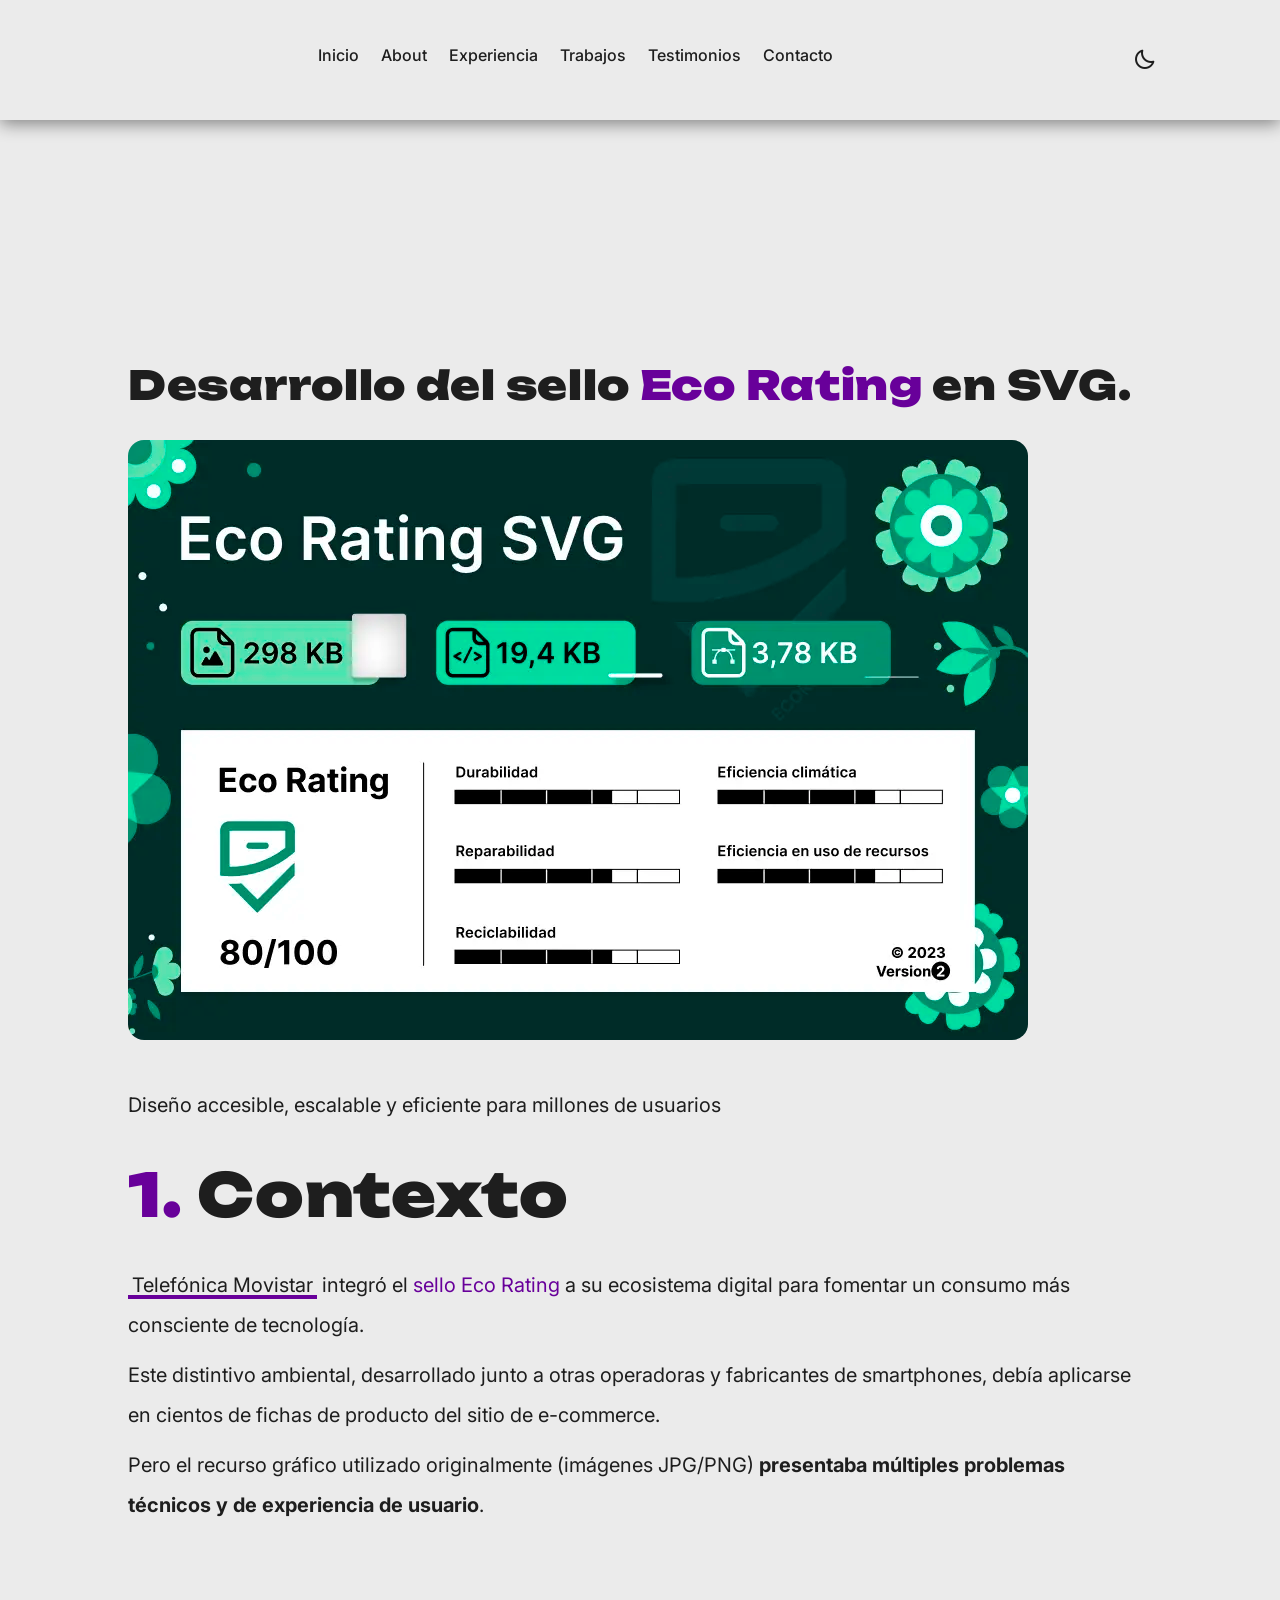
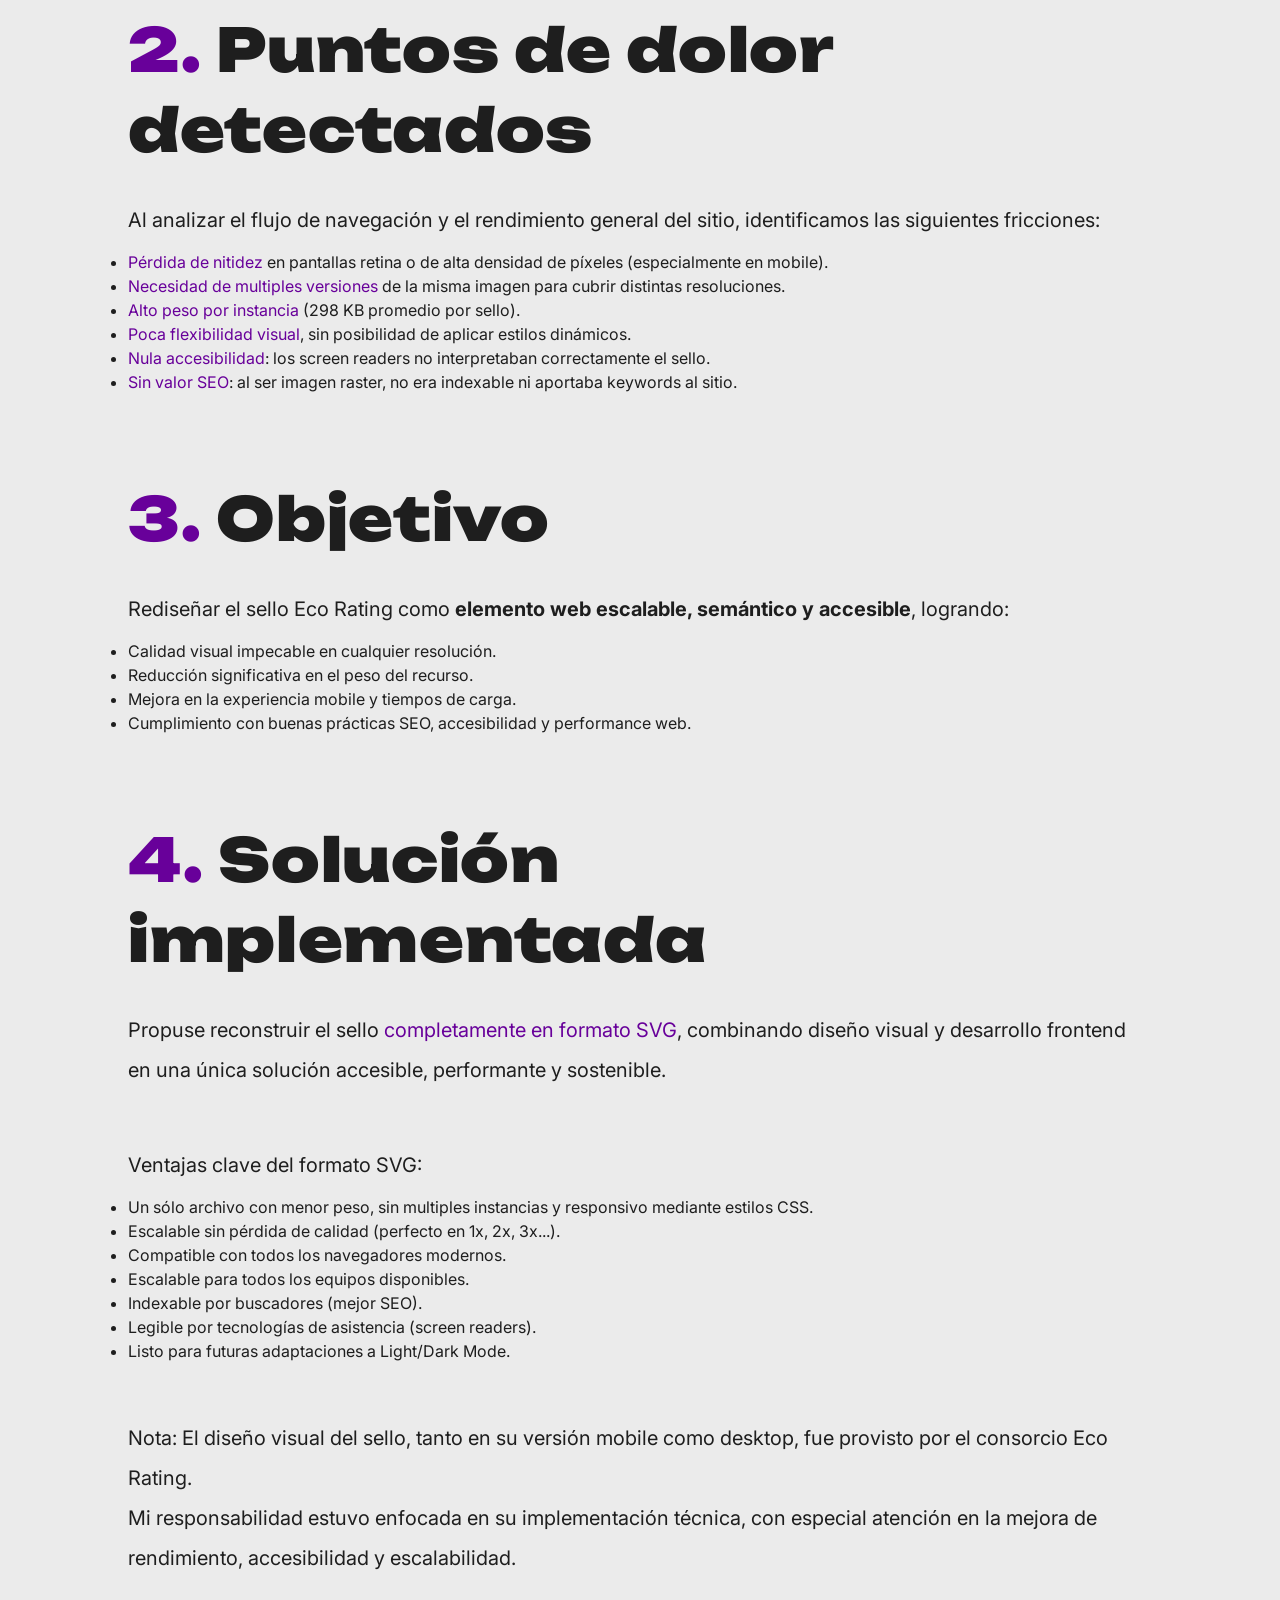
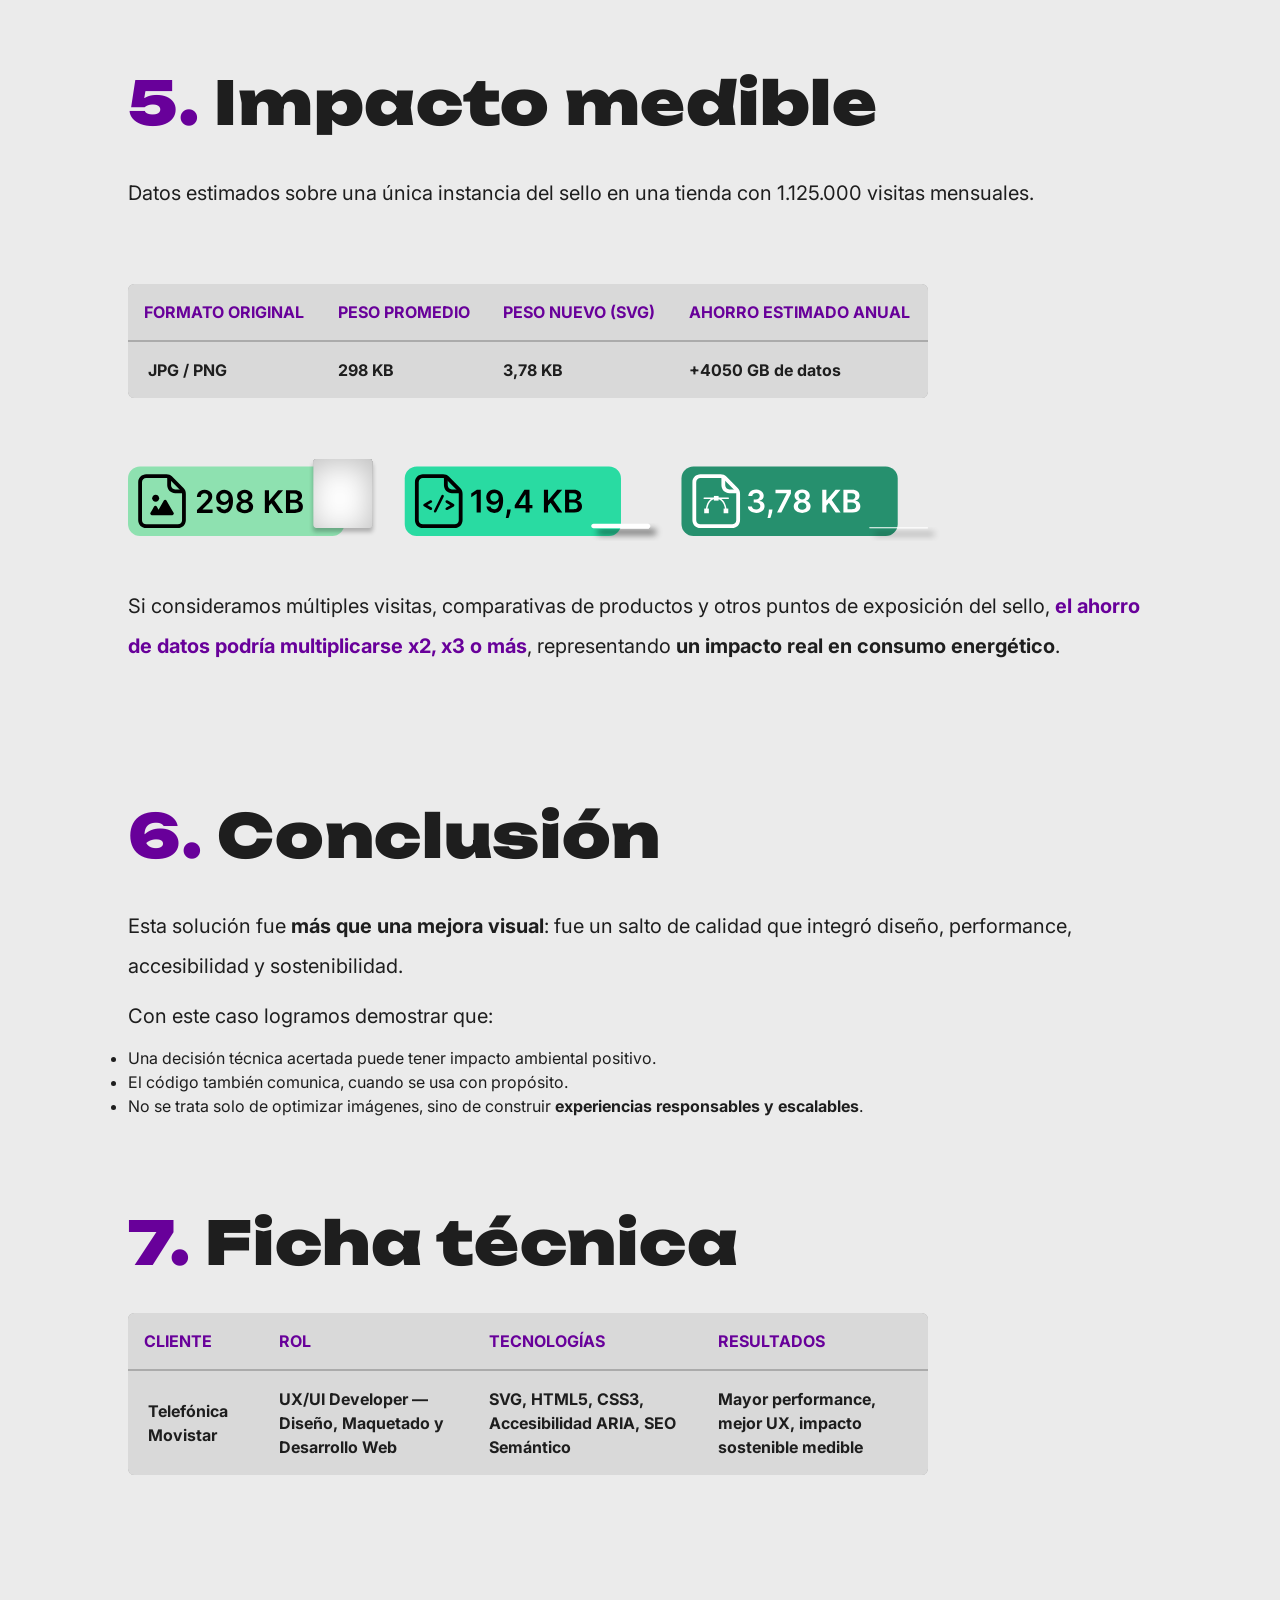
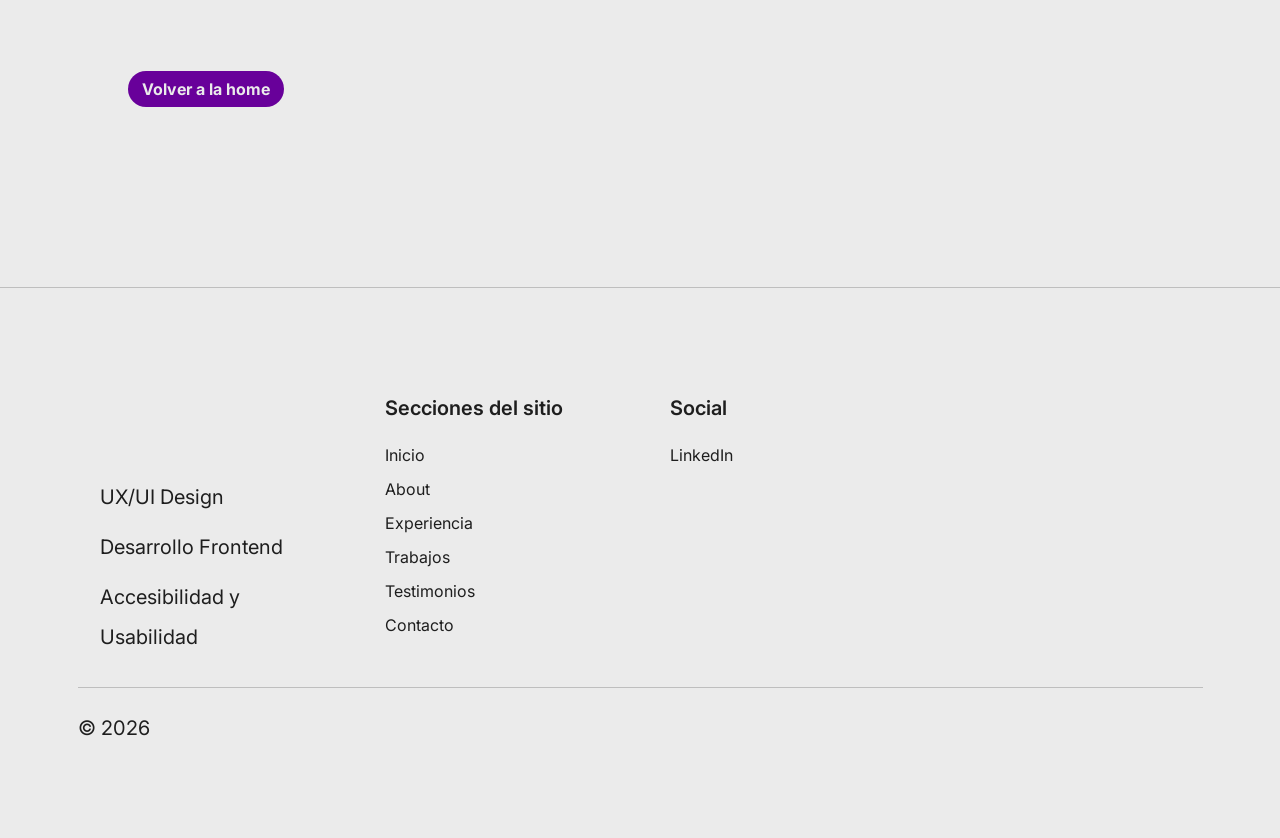
<file: ecorating.html>
<!DOCTYPE html>
<html lang="es">

<head>

  <!-- GOOGLE -->
  <!-- Analytics -->
  <script async src="https://www.googletagmanager.com/gtag/js?id=G-GGD5M8J3GZ"></script>
  <script>
    window.dataLayer = window.dataLayer || [];
    function gtag(){dataLayer.push(arguments);}
    gtag('js', new Date());

    gtag('config', 'G-GGD5M8J3GZ');
  </script>

  <!-- Tag Manager -->
  <script>(function(w,d,s,l,i){w[l]=w[l]||[];w[l].push({'gtm.start':
  new Date().getTime(),event:'gtm.js'});var f=d.getElementsByTagName(s)[0],
  j=d.createElement(s),dl=l!='dataLayer'?'&l='+l:'';j.async=true;j.src=
  'https://www.googletagmanager.com/gtm.js?id='+i+dl;f.parentNode.insertBefore(j,f);
  })(window,document,'script','dataLayer','GTM-TSRXMMMQ');</script>

  <meta charset="UTF-8" />
  <link rel="preload" as="image" href="assets/images/hero-images/bg-hero-home.svg" type="image/svg+xml">
  <meta name="keywords"
    content="Gustavo Vaz, diseñador UX/UI, frontend developer, accesibilidad web, diseño inclusivo, usabilidad, diseño de interfaces, experiencias digitales, desarrollo frontend, HTML CSS JavaScript, UX research, diseño responsive, UI escalable, A/B testing, pruebas de usabilidad, comunicación visual">
  <meta name="description"
    content="Soy Gustavo Vaz, diseñador UX/UI y frontend developer con foco en accesibilidad, usabilidad y comunicación visual. Diseño y desarrollo experiencias digitales intuitivas, inclusivas y funcionales que conectan con las personas y cumplen objetivos reales.">

  <meta property="og:title" content="Gustavo Vaz · UX/UI Designer & Frontend Developer" />
  <meta property="og:description"
    content="Diseño y desarrollo experiencias digitales accesibles, usables y funcionales con foco en las personas y sus necesidades." />
  <meta name="image" property="og:image" content="https://javovaz.com.ar/OG__image.jpg" />
  <meta property="og:url" content="https://javovaz.com.ar/" />
  <meta property="og:type" content="website" />

  <meta name="twitter:card" content="summary_large_image" />
  <meta name="twitter:title" content="Gustavo Vaz · UX/UI & Frontend Developer" />
  <meta name="twitter:description"
    content="Diseño experiencias digitales accesibles, funcionales y centradas en el usuario." />
  <meta name="twitter:image" content="https://javovaz.com.ar/OG__image.jpg" />

  <meta name="viewport" content="width=device-width, initial-scale=1, shrink-to-fit=no" />

  <meta http-equiv="Cache-Control" content="no-cache, no-store, must-revalidate">
  <meta http-equiv="Pragma" content="no-cache">
  <meta http-equiv="Expires" content="0">

  <title>javovaz</title>

  <link rel="stylesheet" href="assets/css/bootstrap.min.css" media="print" onload="this.onload=null;this.media='all';">
  <link rel="stylesheet" href="assets/css/boxicons.min.css" media="print" onload="this.onload=null;this.media='all';">

  <link rel="stylesheet" href="assets/css/critical.css">

  <link rel="stylesheet" href="assets/css/helpers.css">
  <link rel="stylesheet" href="assets/css/layout.css">
  <link rel="stylesheet" href="assets/css/custom-styles.css">
  <link rel="stylesheet" href="assets/css/custom-main-copy.css">
  <link rel="stylesheet" href="assets/css/main-switch-mode.css">
  <link rel="stylesheet" href="assets/css/section-footer.css">
  <link rel="stylesheet" href="assets/css/section-sticky-scroll.css" media="print"
    onload="this.onload=null;this.media='all';">
  <link rel="stylesheet" href="assets/css/custom-tabs.css" media="print" onload="this.onload=null;this.media='all';">
  <link rel="stylesheet" href="assets/css/timeline.css" media="print" onload="this.onload=null;this.media='all';">
  <link rel="stylesheet" href="assets/css/main-cards.css" media="print" onload="this.onload=null;this.media='all';">
  <link rel="stylesheet" href="assets/css/main-contacto.css" media="print" onload="this.onload=null;this.media='all';">

  <script type="application/ld+json">
{
  "@context": "https://schema.org",
  "@type": "Person",

  "name": "Gustavo Vaz",
  "url": "https://javovaz.com.ar",
  "image": "https://javovaz.com.ar/assets/images/avatar-images/gustavo.vaz.webp",

  "jobTitle": "UX/UI Designer & Frontend Developer",
  "description": "Diseñador UX/UI y frontend developer con foco en accesibilidad, usabilidad y comunicación visual. Diseño experiencias digitales centradas en las personas.",

  "sameAs": [
    "https://www.linkedin.com/in/javovaz",
    "https://github.com/javovaz"
  ],

  "worksFor": {
    "@type": "Organization",
    "name": "Freelance / Telefónica Movistar"
  },

  "hasOccupation": {
    "@type": "Occupation",
    "name": "Diseñador UX/UI",
    "description": "Especialista en diseño de experiencia e interfaces de usuario con enfoque en accesibilidad, usabilidad y desarrollo frontend.",
    "skills": [
      "UX Research",
      "UI Design",
      "HTML",
      "CSS",
      "JavaScript",
      "Accesibilidad Web",
      "Prototipado",
      "Diseño responsivo",
      "Testing A/B"
    ]
  },

  "knowsAbout": [
    "UX Design",
    "UI Design",
    "Frontend Development",
    "Accesibilidad Web",
    "HTML",
    "CSS",
    "JavaScript",
    "Diseño Responsivo",
    "Usabilidad"
  ],

  "address": {
    "@type": "PostalAddress",
    "addressLocality": "Mar del Plata",
    "addressCountry": "Argentina"
  }
}
  </script>

  <!-- favicon -->
  <link rel="shortcut icon" href="./assets/images/favicon.ico" type="image/x-icon">
  <link rel="apple-touch-icon" sizes="180x180" href="apple-touch-icon.png">
  <link rel="icon" type="image/png" sizes="32x32" href="favicon-32x32.png">
  <link rel="icon" type="image/png" sizes="16x16" href="favicon-16x16.png">

</head>

<body>

  <noscript><iframe src="https://www.googletagmanager.com/ns.html?id=GTM-TSRXMMMQ"
  height="0" width="0" style="display:none;visibility:hidden"></iframe></noscript>

  <nav class="JVVZ__navbar" aria-label="navigation bar">
    <div class="container">
      <div class="nav-start">
        <a class="logo" href="https://javovaz.com.ar/#top" aria-label="Ir a inicio">
          <svg class="svg-logo" viewBox="0 0 632 179" fill="none" xmlns="http://www.w3.org/2000/svg">
            <path fill-rule="evenodd" clip-rule="evenodd"
              d="M617.487 148.074C599.083 152.783 608.226 174.091 621.647 171.147C637.265 167.694 632.399 144.189 617.487 148.074Z"
              fill="var(--color-principal-logo)" />
            <path fill-rule="evenodd" clip-rule="evenodd"
              d="M58.8868 113.423L59.7502 158.394L26.1596 146.779C29.1812 141.089 47.1929 130.062 47.7815 123.548L58.8868 113.423ZM531.823 70.6504C526.644 75.3593 520.326 80.1468 516.245 85.0519C514.675 86.9355 512.831 89.9179 510.28 93.9597C504.825 98.5902 503.216 103.888 499.371 110.559C497.487 113.266 490.149 121.586 488.383 124.136C483.086 131.867 482.811 132.142 481.32 134.496C476.964 136.38 472.765 143.09 469.94 145.641C467.232 148.152 465.113 148.309 462.209 150.428C457.775 153.685 455.656 159.336 460.208 164.084C465.623 169.656 484.459 167.89 492.974 168.322C503.216 168.832 512.831 169.852 523.347 170.441C528.998 170.755 550.777 168.714 553.995 170.559C573.105 172.403 583.23 167.576 580.64 156.118C579.423 144.581 563.727 149.486 554.858 153.371C550.149 152.508 530.568 153.214 524.485 153.803C515.774 154.627 499.332 147.406 492.582 148.662C493.877 145.994 503.884 135.869 506.905 132.809C508.279 131.396 510.594 127.982 513.341 123.626C516.441 118.682 520.13 112.482 523.661 106.517C525.192 103.888 526.722 101.337 528.135 98.9434C530.293 95.3332 532.726 93.6458 534.256 91.2521C535.316 89.6039 537.592 86.033 538.181 85.3266C540.064 83.0899 543.674 81.8734 547.402 79.1265C553.131 74.9277 558.468 69.7871 559.646 63.7831C561.411 60.8008 561.451 57.1121 558.351 53.8551C553.014 48.2043 534.178 49.8132 525.663 49.2638C515.46 48.636 505.846 47.498 495.329 46.7916C489.639 46.3992 467.86 48.2043 464.681 46.3207C455.734 45.3397 448.75 45.8891 444.08 47.8904C442.51 47.3803 440.705 47.341 438.704 47.9689C432.033 47.8904 420.731 72.4162 413.668 77.6746C412.412 73.5542 409.037 69.0415 406.722 65.8237C403.857 61.7426 402.641 58.721 400.012 54.4437C395.342 47.6942 390.633 45.4574 387.141 46.1245C386.866 46.0461 386.591 45.9676 386.277 45.9283C375.211 42.4359 373.445 58.7603 373.445 68.4529C370.777 72.4162 363.557 90.6242 361.634 96.4712C358.926 104.751 345.702 116.916 344.132 123.587C342.17 121.35 336.951 108.126 335.342 104.162C332.477 97.0206 329.299 91.9977 326.16 85.719C322 77.3606 322.471 53.031 307.284 53.031C305.322 53.2665 303.753 53.9336 302.576 54.8754C297.317 56.2488 297.867 60.3691 293.746 63.7831C290.215 66.7262 287.075 70.4149 283.7 73.2795C281.542 75.1239 280.522 75.4378 278.324 77.6353C276.362 79.5974 275.891 81.0886 273.576 82.6582C272.203 81.7557 257.566 64.9211 255.682 62.4882C253.563 59.7413 254.544 55.2678 250.149 53.0703C248.658 51.3829 246.421 50.2056 243.478 49.617C232.373 46.1245 230.607 62.4489 230.607 72.1415C227.939 76.1049 220.718 94.3129 218.795 100.16C216.088 108.479 202.863 120.644 201.294 127.315C199.371 125.078 194.112 111.815 192.504 107.851C189.639 100.709 186.46 95.7256 183.321 89.4077C179.515 81.7949 179.593 60.8793 168.095 57.2691C168.488 50.9512 163.661 45.3397 156.872 47.5372C150.201 47.4587 138.9 71.9846 131.836 77.2429C130.581 73.1226 127.206 68.6098 124.891 65.392C122.026 61.3109 120.81 58.2894 118.181 54.012C110.45 42.789 102.641 44.0055 100.326 50.2841C98.3636 51.9715 96.5585 54.0905 95.1851 56.2096C86.9836 65.8629 81.2544 72.534 73.0137 81.9911L72.0719 49.7347C72.0719 40.5915 68.501 24.6988 59.24 24.6988C58.8868 24.6988 58.4944 24.738 58.1413 24.7773C49.2335 25.5228 26.7874 30.5065 27.4545 45.0258C29.2596 56.288 44.2498 52.6386 48.6841 45.3397C50.2537 43.6131 52.0196 42.3966 53.7855 41.4941C54.1779 42.6321 54.5311 43.7308 54.7273 44.6334C56.2577 52.2854 55.0804 86.9748 57.6311 92.2724C55.5121 95.4117 55.0019 94.1167 52.4513 96.0788C51.3525 96.9028 49.8613 99.1003 48.4879 100.435C45.5055 103.417 42.484 105.968 39.5409 108.871C37.5396 110.873 34.361 115.699 31.8103 118.446C29.2204 121.193 25.0608 123.979 22.8633 126.216C18.3505 130.807 10.8554 140.108 5.98952 143.365C-2.56509 149.055 -2.60433 160.945 10.1099 160.945H14.5834V162.24H18.4683C19.881 162.24 19.8417 162.75 21.019 163.535L33.1053 166.478L49.1157 172.285C50.136 174.012 55.2374 174.522 57.6311 175.072C62.3401 176.249 62.1831 177.348 65.2832 178.329C71.915 180.448 76.2315 175.66 76.2315 168.675V157.766L75.4467 100.631C84.433 91.3698 92.8306 82.462 104.054 70.8858L106.094 69.0415C107.193 70.2972 108.449 71.5137 109.861 72.7694L121.281 91.2521C116.179 96.4319 111.078 108.871 108.252 116.053C106.918 119.467 104.407 125.941 102.798 128.728C101.071 131.867 97.1864 137.204 95.8914 140.461C94.4003 144.189 95.8129 143.718 92.9091 147.21C91.5356 148.898 90.1622 151.331 89.8875 153.371C88.985 159.336 93.1838 163.064 98.5991 162.946C107.271 162.75 106.644 161.141 115.355 162.122C117.945 162.397 128.933 163.221 131.169 162.75C132.464 164.673 134.073 163.456 136.82 164.045C138.821 164.476 140.391 165.379 142.785 164.83L144.668 164.437C146.199 166.674 151.614 165.811 154.361 166.203C157.304 166.595 160.012 168.361 163.74 167.576C180.26 164.045 162.288 139.401 160.286 130.219C158.364 121.115 156.284 118.76 151.379 111.383C148.082 106.399 143.766 97.7661 140.627 93.7243C141.529 93.1749 145.61 88.2305 147.258 86.6608C151.771 82.3443 154.832 75.1631 157.971 70.9251C159.031 73.7897 160.914 76.3796 163.19 77.91C167.899 84.9342 169.901 98.551 174.335 107.38C178.494 115.699 183.282 131.435 187.834 138.224C187.834 142.972 188.226 143.247 189.482 146.857C190.698 150.35 189.953 152.312 190.738 155.843C191.954 161.219 196.271 165.457 202.471 163.142C209.731 160.435 215.656 142.462 219.462 134.849C224.054 125.706 228.841 117.269 233.589 107.89C236.179 102.828 243.007 82.0304 246.029 79.8329C246.186 79.5189 246.382 79.1657 246.578 78.8518C252.229 85.3659 258.9 91.6837 261.725 97.0598C258.508 100.748 254.348 106.831 251.091 110.049C246.814 114.208 243.753 117.975 240.064 122.645C236.925 126.609 233.707 132.416 230.685 136.929C228.252 140.578 221.974 147.563 222.955 152.782C224.485 160.67 230.293 160.278 239.122 160.278C247.01 160.278 254.897 160.278 262.746 160.278C277.775 160.278 294.217 160.788 310.031 160.788H315.682C322.118 160.788 326.474 157.805 326.474 151.527C326.474 145.052 310.267 128.531 306.068 123.665C302.772 119.82 298.259 114.287 295.473 110.088C292.804 106.125 286.683 100.945 284.368 96.5497C286.761 94.9408 297.67 84.2671 300.221 81.5987C301.948 79.8328 304.498 77.9493 306.931 75.7518C311.012 83.0506 313.053 95.4509 317.173 103.692C321.333 112.011 326.12 127.707 330.633 134.535C330.633 139.283 331.065 139.519 332.32 143.129C333.498 146.622 332.791 148.623 333.576 152.155C334.753 157.531 339.109 161.73 345.309 159.454C352.569 156.746 358.494 138.773 362.301 131.161C366.892 121.978 371.68 113.58 376.428 104.162C378.978 99.1003 385.846 78.3417 388.828 76.1442C389.534 74.8492 390.201 73.6327 390.79 72.4162C391.104 72.6517 391.379 72.9264 391.693 73.2011L403.112 91.6837C398.01 96.9028 392.909 109.303 390.084 116.484C388.75 119.898 386.238 126.373 384.629 129.159C382.903 132.299 379.018 137.635 377.723 140.892C376.232 144.62 377.644 144.149 374.74 147.642C373.367 149.329 371.993 151.762 371.68 153.803C370.816 159.767 375.015 163.495 380.43 163.378C389.103 163.181 388.475 161.573 397.186 162.554C399.776 162.828 410.764 163.652 413.001 163.181C414.296 165.104 415.905 163.888 418.651 164.476C420.653 164.908 422.222 165.811 424.616 165.3L426.5 164.869C428.03 167.106 433.445 166.242 436.192 166.635C439.135 167.027 441.843 168.793 445.571 168.008C462.052 164.476 444.119 139.833 442.118 130.65C440.195 121.546 438.115 119.192 433.21 111.815C429.914 106.831 425.597 98.1978 422.458 94.1559C423.36 93.6066 427.441 88.6621 429.09 87.0925C434.623 81.7949 437.997 72.2593 441.882 68.963C442.746 68.5313 443.53 68.0604 444.237 67.5111C449.888 68.5706 458.05 65.8629 463.583 63.5085C468.292 64.411 487.873 63.9401 493.995 63.43C502.706 62.6844 519.07 70.101 525.819 68.9238C528.174 70.4542 530.058 70.8073 531.823 70.6504ZM47.1929 0.290654C34.6749 3.50844 40.9143 18.0277 50.0575 16.0264C60.6919 13.672 57.3957 -2.33852 47.1929 0.290654ZM112.02 143.875C115.983 141.873 126.657 113.737 129.874 107.851C132.464 113.306 137.723 120.997 141.176 126.373C144.08 130.925 144.551 129.944 146.042 137.243C147.141 142.619 148.475 144.149 150.358 148.113L112.02 143.875ZM273.184 139.951C285.113 139.951 285.113 122.606 273.184 122.606C261.254 122.606 261.254 139.951 273.184 139.951ZM393.851 144.306C397.814 142.305 408.449 114.169 411.706 108.283C414.296 113.737 419.554 121.429 423.007 126.805C425.911 131.357 426.382 130.376 427.873 137.675C428.972 143.051 430.306 144.581 432.19 148.544L393.851 144.306ZM273.576 110.912L299.75 143.443L247.873 142.776C250.738 137.321 255.368 129.983 259.999 126.138C264.668 122.253 268.906 114.051 273.576 110.912Z"
              fill="var(--color-secundario-logo)" />
          </svg>
        </a>
        <nav class="menu">
          <ul class="menu-bar">
            <li><a class="nav-link" href="https://javovaz.com.ar/#top" aria-label="Ir al inicio">Inicio</a></li>
            <li><a class="nav-link" href="https://javovaz.com.ar/#about" aria-label="Ir a about">About</a></li>
            <li><a class="nav-link" href="https://javovaz.com.ar/#experiencia"
                aria-label="Ir a experiencia">Experiencia</a></li>
            <li><a class="nav-link" href="https://javovaz.com.ar/#trabajos" aria-label="Ir a trabajos">Trabajos</a></li>
            <li><a class="nav-link" href="https://javovaz.com.ar/#testimonios"
                aria-label="Ir a testimonios">Testimonios</a></li>
            <li><a class="nav-link" href="https://javovaz.com.ar/#contacto" aria-label="Ir a contacto">Contacto</a></li>
          </ul>
        </nav>
      </div>

      <div class="nav-end">
        <div class="start-container">

          <button class="switch" id="dark-mode" aria-label="Cambiar a modo oscuro/claro">
            <i class="switch-light bx bx-moon"></i>
            <i class="switch-dark bx bx-sun"></i>
          </button>

        </div>
        <div class="right-container">
          <!--
          <a href="https://javovaz.com.ar/#contacto" class="JVVZ__custom-btn btn"  aria-label="Ir a contacto">
            Hablemos <i class='bi bi-whatsapp' aria-hidden="true"></i>
          </a>
          -->
        </div>

        <button id="hamburger" aria-label="hamburger" aria-haspopup="true" aria-expanded="false">
          <i class="bx bx-menu" aria-hidden="true"></i>
        </button>
      </div>
    </div>
  </nav>
  <div class="clearfix-nav"></div>
  <!-- NAVBAR ENDS -->

  <main>

    <section id="about">
      <div class="main-copy">
        <h1>
          Desarrollo del sello <span class="highlighted">Eco Rating</span> en SVG.
        </h1>
        <img class="radius-16 img-fluid" src="assets/images/works/eco-rating-001.webp" alt="">
        <div class="spacer-5"></div>
        <p style="font-size: var(--font-size-medium);">
          Diseño accesible, escalable y eficiente para millones de usuarios
        </p>
        <span class="h1"><span class="highlighted">1.</span> Contexto</span>
        <p style="font-size: var(--font-size-medium);">
          <span class="custom-underline">Telefónica Movistar</span> integró el <span class="highlighted">sello Eco
            Rating</span> a su ecosistema digital para fomentar un consumo más consciente de tecnología.
        </p>
        <p style="font-size: var(--font-size-medium);">
          Este distintivo ambiental, desarrollado junto a otras operadoras y fabricantes de smartphones, debía aplicarse
          en cientos de fichas de producto del sitio de e-commerce.
        </p>
        <p style="font-size: var(--font-size-medium);">
          Pero el recurso gráfico utilizado originalmente (imágenes JPG/PNG) <strong>presentaba múltiples problemas
            técnicos y de experiencia de usuario</strong>.
        </p>
        <div class="spacer-5"></div>
        <span class="h1"><span class="highlighted">2.</span> Puntos de dolor detectados</span>
        <p style="font-size: var(--font-size-medium);">
          Al analizar el flujo de navegación y el rendimiento general del sitio, identificamos las siguientes
          fricciones:
        </p>

        <ul>
          <li>
            <span class="highlighted">Pérdida de nitidez</span> en pantallas retina o de alta densidad de píxeles
            (especialmente en mobile).
          </li>
          <li>
            <span class="highlighted">Necesidad de multiples versiones</span> de la misma imagen para cubrir distintas
            resoluciones.
          </li>
          <li>
            <span class="highlighted">Alto peso por instancia</span> (298 KB promedio por sello).
          </li>
          <li>
            <span class="highlighted">Poca flexibilidad visual</span>, sin posibilidad de aplicar estilos dinámicos.
          </li>
          <li>
            <span class="highlighted">Nula accesibilidad</span>: los screen readers no interpretaban correctamente el
            sello.
          </li>
          <li>
            <span class="highlighted">Sin valor SEO</span>: al ser imagen raster, no era indexable ni aportaba keywords
            al sitio.
          </li>
        </ul>
        <div class="spacer-5"></div>
        <span class="h1"><span class="highlighted">3.</span> Objetivo</span>
        <p style="font-size: var(--font-size-medium);">
          Rediseñar el sello Eco Rating como <strong>elemento web escalable, semántico y accesible</strong>, logrando:
        </p>
        <ul>
          <li>
            Calidad visual impecable en cualquier resolución.
          </li>
          <li>
            Reducción significativa en el peso del recurso.
          </li>
          <li>
            Mejora en la experiencia mobile y tiempos de carga.
          </li>
          <li>
            Cumplimiento con buenas prácticas SEO, accesibilidad y performance web.
          </li>
        </ul>
        <div class="spacer-5"></div>
        <span class="h1"><span class="highlighted">4.</span> Solución implementada</span>
        <p style="font-size: var(--font-size-medium);">
          Propuse reconstruir el sello <span class="highlighted">completamente en formato SVG</span>, combinando diseño
          visual y desarrollo frontend en una única solución accesible, performante y sostenible.
        </p>
        <div class="spacer-5"></div>
        <p style="font-size: var(--font-size-medium);">
          Ventajas clave del formato SVG:
        </p>

        <ul>
          <li>
            Un sólo archivo con menor peso, sin multiples instancias y responsivo mediante estilos CSS.
          </li>
          <li>
            Escalable sin pérdida de calidad (perfecto en 1x, 2x, 3x...).
          </li>
          <li>
            Compatible con todos los navegadores modernos.
          </li>
          <li>
            Escalable para todos los equipos disponibles.
          </li>
          <li>
            Indexable por buscadores (mejor SEO).
          </li>
          <li>
            Legible por tecnologías de asistencia (screen readers).
          </li>
          <li>
            Listo para futuras adaptaciones a Light/Dark Mode.
          </li>
        </ul>
        <div class="spacer-5"></div>
        <p style="font-size: var(--font-size-medium);">
          Nota: El diseño visual del sello, tanto en su versión mobile como desktop, fue provisto por el consorcio
          Eco Rating. <br>
          Mi responsabilidad estuvo enfocada en su implementación técnica, con especial atención en la mejora de
          rendimiento, accesibilidad y escalabilidad.
        </p>
        <div class="spacer-5"></div>
        <span class="h1"><span class="highlighted">5.</span> Impacto medible</span>
        <p style="font-size: var(--font-size-medium);">
          Datos estimados sobre una única instancia del sello en una tienda con 1.125.000 visitas mensuales.
        </p>
        <div class="spacer-5"></div>

        <style>
          .tr-head {
            background-color: var(--color-300);
          }

          .tr-body {
            background-color: var(--color-300);
          }

          .tr-divider {
            display: none;
          }


          .ecorating-table {
            margin: 1em 0;
            min-width: 300px;
            max-width: 800px;
            width: 100%;
            border-collapse: collapse;
            background: var(--color-400);
            color: var(--text-color-reverse);
            font-weight: 700;
            border-radius: .4em;
            overflow: hidden;
          }

          .ecorating-table th,
          .ecorating-table td {
            text-align: left;
            padding: .5em 1em;
          }

          .ecorating-table th {
            display: none;
          }

          .ecorating-table td {
            display: block;
          }

          .ecorating-table td:before {
            content: attr(data-th) ": ";
            font-weight: bold;
            width: 6.5em;
            display: inline-block;
            color: var(--color-accent-primary);
          }

          /* Estilos para pantallas mayores a 480px */
          @media (min-width: 480px) {

            .tr-divider {
              display: block;
              border-top: solid .2rem var(--color-400);
            }

            .ecorating-table td:before {
              display: none;
            }

            .ecorating-table th {
              display: table-cell;
              padding: 1em;
              text-transform: uppercase;
              color: var(--color-accent-primary);
            }

            .ecorating-table td {
              display: table-cell;
              padding: 1em;
            }

            .ecorating-table td:first-child {
              padding-left: 2rem;
            }

            .ecorating-table td:last-child {
              padding-right: 1rem;
            }
          }
        </style>

        <table class="ecorating-table">
          <tr class="tr-head">
            <th>Formato original</th>
            <th>Peso promedio</th>
            <th>Peso nuevo (SVG)</th>
            <th>Ahorro estimado anual</th>
          </tr>
          <tr class="tr-divider"></tr>
          <tr class="tr-body">
            <td data-th="Formato original">JPG / PNG</td>
            <td data-th="Peso promedio">298 KB</td>
            <td data-th="Peso nuevo (SVG)">3,78 KB</td>
            <td data-th="Ahorro estimado anual">+4050 GB de datos</td>
          </tr>
        </table>

        <div class="spacer-5"></div>
        <img class="img-fluid" src="assets/images/works/eco-rating-reduccion-de-datos.svg" alt="">
        <div class="spacer-5"></div>


        <p style="font-size: var(--font-size-medium);">
          Si consideramos múltiples visitas, comparativas de productos y otros puntos de exposición del sello, <strong class="highlighted">el ahorro de datos podría multiplicarse x2, x3 o más</strong>, representando <strong>un impacto real en consumo energético</strong>.
        </p>

        <div class="spacer-5"></div>
        <div class="spacer-5"></div>
        <span class="h1"><span class="highlighted">6.</span> Conclusión</span>
        <p style="font-size: var(--font-size-medium);">
          Esta solución fue <strong>más que una mejora visual</strong>: fue un salto de calidad que integró diseño, performance, accesibilidad y sostenibilidad.
        </p>
        <p style="font-size: var(--font-size-medium);">
          Con este caso logramos demostrar que:
        </p>
        <ul>
          <li>
            Una decisión técnica acertada puede tener impacto ambiental positivo.
          </li>
          <li>
            El código también comunica, cuando se usa con propósito.
          </li>
          <li>
            No se trata solo de optimizar imágenes, sino de construir <strong>experiencias responsables y escalables</strong>.
          </li>
        </ul>

        <div class="spacer-5"></div>
        <span class="h1"><span class="highlighted">7.</span> Ficha técnica</span>

        <table class="ecorating-table">
          <tr class="tr-head">
            <th>Cliente</th>
            <th>Rol</th>
            <th>Tecnologías</th>
            <th>Resultados</th>
          </tr>
          <tr class="tr-divider"></tr>
          <tr class="tr-body">
            <td data-th="Cliente">Telefónica Movistar</td>
            <td data-th="Rol">UX/UI Developer — Diseño, Maquetado y Desarrollo Web</td>
            <td data-th="Tecnologías">SVG, HTML5, CSS3, Accesibilidad ARIA, SEO Semántico</td>
            <td data-th="Resultados">Mayor performance, mejor UX, impacto sostenible medible</td>
          </tr>
        </table>

      </div>

      <div class="spacer-20"></div>
            <a href="https://javovaz.com.ar/" class="JVVZ__custom-btn btn" aria-label="Volver a inicio">
              Volver a la home
            </a>


    </section>

  </main>

  <div class="spacer-20"></div>

  <footer>
    <div class="container">
      <div class="main-copy">
        <div class="newsletter-cta">
          <div class="newsletter-txt">
            <!--
            <p><span class="highlighted"></span></p>
            <p></p>
            -->
          </div>
          <div class="newsletter-form">
            <!-- SPACE -->
          </div>

        </div>
      </div>

      <div class="footer-link-wrap">
        <div class="row">
          <div class="col-lg-3 col-md-12 mb-3 mb-md-0 px-5">
            <svg width="200" height="89" viewBox="0 0 632 179" fill="none" xmlns="http://www.w3.org/2000/svg">
              <path fill-rule="evenodd" clip-rule="evenodd"
                d="M617.487 148.074C599.083 152.783 608.226 174.091 621.647 171.147C637.265 167.694 632.399 144.189 617.487 148.074Z"
                fill="var(--color-principal-logo)" />
              <path fill-rule="evenodd" clip-rule="evenodd"
                d="M58.8868 113.423L59.7502 158.394L26.1596 146.779C29.1812 141.089 47.1929 130.062 47.7815 123.548L58.8868 113.423ZM531.823 70.6504C526.644 75.3593 520.326 80.1468 516.245 85.0519C514.675 86.9355 512.831 89.9179 510.28 93.9597C504.825 98.5902 503.216 103.888 499.371 110.559C497.487 113.266 490.149 121.586 488.383 124.136C483.086 131.867 482.811 132.142 481.32 134.496C476.964 136.38 472.765 143.09 469.94 145.641C467.232 148.152 465.113 148.309 462.209 150.428C457.775 153.685 455.656 159.336 460.208 164.084C465.623 169.656 484.459 167.89 492.974 168.322C503.216 168.832 512.831 169.852 523.347 170.441C528.998 170.755 550.777 168.714 553.995 170.559C573.105 172.403 583.23 167.576 580.64 156.118C579.423 144.581 563.727 149.486 554.858 153.371C550.149 152.508 530.568 153.214 524.485 153.803C515.774 154.627 499.332 147.406 492.582 148.662C493.877 145.994 503.884 135.869 506.905 132.809C508.279 131.396 510.594 127.982 513.341 123.626C516.441 118.682 520.13 112.482 523.661 106.517C525.192 103.888 526.722 101.337 528.135 98.9434C530.293 95.3332 532.726 93.6458 534.256 91.2521C535.316 89.6039 537.592 86.033 538.181 85.3266C540.064 83.0899 543.674 81.8734 547.402 79.1265C553.131 74.9277 558.468 69.7871 559.646 63.7831C561.411 60.8008 561.451 57.1121 558.351 53.8551C553.014 48.2043 534.178 49.8132 525.663 49.2638C515.46 48.636 505.846 47.498 495.329 46.7916C489.639 46.3992 467.86 48.2043 464.681 46.3207C455.734 45.3397 448.75 45.8891 444.08 47.8904C442.51 47.3803 440.705 47.341 438.704 47.9689C432.033 47.8904 420.731 72.4162 413.668 77.6746C412.412 73.5542 409.037 69.0415 406.722 65.8237C403.857 61.7426 402.641 58.721 400.012 54.4437C395.342 47.6942 390.633 45.4574 387.141 46.1245C386.866 46.0461 386.591 45.9676 386.277 45.9283C375.211 42.4359 373.445 58.7603 373.445 68.4529C370.777 72.4162 363.557 90.6242 361.634 96.4712C358.926 104.751 345.702 116.916 344.132 123.587C342.17 121.35 336.951 108.126 335.342 104.162C332.477 97.0206 329.299 91.9977 326.16 85.719C322 77.3606 322.471 53.031 307.284 53.031C305.322 53.2665 303.753 53.9336 302.576 54.8754C297.317 56.2488 297.867 60.3691 293.746 63.7831C290.215 66.7262 287.075 70.4149 283.7 73.2795C281.542 75.1239 280.522 75.4378 278.324 77.6353C276.362 79.5974 275.891 81.0886 273.576 82.6582C272.203 81.7557 257.566 64.9211 255.682 62.4882C253.563 59.7413 254.544 55.2678 250.149 53.0703C248.658 51.3829 246.421 50.2056 243.478 49.617C232.373 46.1245 230.607 62.4489 230.607 72.1415C227.939 76.1049 220.718 94.3129 218.795 100.16C216.088 108.479 202.863 120.644 201.294 127.315C199.371 125.078 194.112 111.815 192.504 107.851C189.639 100.709 186.46 95.7256 183.321 89.4077C179.515 81.7949 179.593 60.8793 168.095 57.2691C168.488 50.9512 163.661 45.3397 156.872 47.5372C150.201 47.4587 138.9 71.9846 131.836 77.2429C130.581 73.1226 127.206 68.6098 124.891 65.392C122.026 61.3109 120.81 58.2894 118.181 54.012C110.45 42.789 102.641 44.0055 100.326 50.2841C98.3636 51.9715 96.5585 54.0905 95.1851 56.2096C86.9836 65.8629 81.2544 72.534 73.0137 81.9911L72.0719 49.7347C72.0719 40.5915 68.501 24.6988 59.24 24.6988C58.8868 24.6988 58.4944 24.738 58.1413 24.7773C49.2335 25.5228 26.7874 30.5065 27.4545 45.0258C29.2596 56.288 44.2498 52.6386 48.6841 45.3397C50.2537 43.6131 52.0196 42.3966 53.7855 41.4941C54.1779 42.6321 54.5311 43.7308 54.7273 44.6334C56.2577 52.2854 55.0804 86.9748 57.6311 92.2724C55.5121 95.4117 55.0019 94.1167 52.4513 96.0788C51.3525 96.9028 49.8613 99.1003 48.4879 100.435C45.5055 103.417 42.484 105.968 39.5409 108.871C37.5396 110.873 34.361 115.699 31.8103 118.446C29.2204 121.193 25.0608 123.979 22.8633 126.216C18.3505 130.807 10.8554 140.108 5.98952 143.365C-2.56509 149.055 -2.60433 160.945 10.1099 160.945H14.5834V162.24H18.4683C19.881 162.24 19.8417 162.75 21.019 163.535L33.1053 166.478L49.1157 172.285C50.136 174.012 55.2374 174.522 57.6311 175.072C62.3401 176.249 62.1831 177.348 65.2832 178.329C71.915 180.448 76.2315 175.66 76.2315 168.675V157.766L75.4467 100.631C84.433 91.3698 92.8306 82.462 104.054 70.8858L106.094 69.0415C107.193 70.2972 108.449 71.5137 109.861 72.7694L121.281 91.2521C116.179 96.4319 111.078 108.871 108.252 116.053C106.918 119.467 104.407 125.941 102.798 128.728C101.071 131.867 97.1864 137.204 95.8914 140.461C94.4003 144.189 95.8129 143.718 92.9091 147.21C91.5356 148.898 90.1622 151.331 89.8875 153.371C88.985 159.336 93.1838 163.064 98.5991 162.946C107.271 162.75 106.644 161.141 115.355 162.122C117.945 162.397 128.933 163.221 131.169 162.75C132.464 164.673 134.073 163.456 136.82 164.045C138.821 164.476 140.391 165.379 142.785 164.83L144.668 164.437C146.199 166.674 151.614 165.811 154.361 166.203C157.304 166.595 160.012 168.361 163.74 167.576C180.26 164.045 162.288 139.401 160.286 130.219C158.364 121.115 156.284 118.76 151.379 111.383C148.082 106.399 143.766 97.7661 140.627 93.7243C141.529 93.1749 145.61 88.2305 147.258 86.6608C151.771 82.3443 154.832 75.1631 157.971 70.9251C159.031 73.7897 160.914 76.3796 163.19 77.91C167.899 84.9342 169.901 98.551 174.335 107.38C178.494 115.699 183.282 131.435 187.834 138.224C187.834 142.972 188.226 143.247 189.482 146.857C190.698 150.35 189.953 152.312 190.738 155.843C191.954 161.219 196.271 165.457 202.471 163.142C209.731 160.435 215.656 142.462 219.462 134.849C224.054 125.706 228.841 117.269 233.589 107.89C236.179 102.828 243.007 82.0304 246.029 79.8329C246.186 79.5189 246.382 79.1657 246.578 78.8518C252.229 85.3659 258.9 91.6837 261.725 97.0598C258.508 100.748 254.348 106.831 251.091 110.049C246.814 114.208 243.753 117.975 240.064 122.645C236.925 126.609 233.707 132.416 230.685 136.929C228.252 140.578 221.974 147.563 222.955 152.782C224.485 160.67 230.293 160.278 239.122 160.278C247.01 160.278 254.897 160.278 262.746 160.278C277.775 160.278 294.217 160.788 310.031 160.788H315.682C322.118 160.788 326.474 157.805 326.474 151.527C326.474 145.052 310.267 128.531 306.068 123.665C302.772 119.82 298.259 114.287 295.473 110.088C292.804 106.125 286.683 100.945 284.368 96.5497C286.761 94.9408 297.67 84.2671 300.221 81.5987C301.948 79.8328 304.498 77.9493 306.931 75.7518C311.012 83.0506 313.053 95.4509 317.173 103.692C321.333 112.011 326.12 127.707 330.633 134.535C330.633 139.283 331.065 139.519 332.32 143.129C333.498 146.622 332.791 148.623 333.576 152.155C334.753 157.531 339.109 161.73 345.309 159.454C352.569 156.746 358.494 138.773 362.301 131.161C366.892 121.978 371.68 113.58 376.428 104.162C378.978 99.1003 385.846 78.3417 388.828 76.1442C389.534 74.8492 390.201 73.6327 390.79 72.4162C391.104 72.6517 391.379 72.9264 391.693 73.2011L403.112 91.6837C398.01 96.9028 392.909 109.303 390.084 116.484C388.75 119.898 386.238 126.373 384.629 129.159C382.903 132.299 379.018 137.635 377.723 140.892C376.232 144.62 377.644 144.149 374.74 147.642C373.367 149.329 371.993 151.762 371.68 153.803C370.816 159.767 375.015 163.495 380.43 163.378C389.103 163.181 388.475 161.573 397.186 162.554C399.776 162.828 410.764 163.652 413.001 163.181C414.296 165.104 415.905 163.888 418.651 164.476C420.653 164.908 422.222 165.811 424.616 165.3L426.5 164.869C428.03 167.106 433.445 166.242 436.192 166.635C439.135 167.027 441.843 168.793 445.571 168.008C462.052 164.476 444.119 139.833 442.118 130.65C440.195 121.546 438.115 119.192 433.21 111.815C429.914 106.831 425.597 98.1978 422.458 94.1559C423.36 93.6066 427.441 88.6621 429.09 87.0925C434.623 81.7949 437.997 72.2593 441.882 68.963C442.746 68.5313 443.53 68.0604 444.237 67.5111C449.888 68.5706 458.05 65.8629 463.583 63.5085C468.292 64.411 487.873 63.9401 493.995 63.43C502.706 62.6844 519.07 70.101 525.819 68.9238C528.174 70.4542 530.058 70.8073 531.823 70.6504ZM47.1929 0.290654C34.6749 3.50844 40.9143 18.0277 50.0575 16.0264C60.6919 13.672 57.3957 -2.33852 47.1929 0.290654ZM112.02 143.875C115.983 141.873 126.657 113.737 129.874 107.851C132.464 113.306 137.723 120.997 141.176 126.373C144.08 130.925 144.551 129.944 146.042 137.243C147.141 142.619 148.475 144.149 150.358 148.113L112.02 143.875ZM273.184 139.951C285.113 139.951 285.113 122.606 273.184 122.606C261.254 122.606 261.254 139.951 273.184 139.951ZM393.851 144.306C397.814 142.305 408.449 114.169 411.706 108.283C414.296 113.737 419.554 121.429 423.007 126.805C425.911 131.357 426.382 130.376 427.873 137.675C428.972 143.051 430.306 144.581 432.19 148.544L393.851 144.306ZM273.576 110.912L299.75 143.443L247.873 142.776C250.738 137.321 255.368 129.983 259.999 126.138C264.668 122.253 268.906 114.051 273.576 110.912Z"
                fill="var(--color-secundario-logo)" />
            </svg>
            <p>UX/UI Design</p>
            <p>Desarrollo Frontend</p>
            <p>Accesibilidad y Usabilidad</p>
          </div>
          <div class="col-lg-3 col-md-12 mb-3 mb-md-0 px-5">
            <p class="link-title">Secciones del sitio</p>
            <ul>
              <li><a class="nav-link" href="https://javovaz.com.ar/#top" aria-label="Ir al inicio">Inicio</a></li>
              <li><a class="nav-link" href="https://javovaz.com.ar/#about" aria-label="Ir a about">About</a></li>
              <li><a class="nav-link" href="https://javovaz.com.ar/#experiencia"
                  aria-label="Ir a experiencia">Experiencia</a></li>
              <li><a class="nav-link" href="https://javovaz.com.ar/#trabajos" aria-label="Ir a trabajos">Trabajos</a>
              </li>
              <li><a class="nav-link" href="https://javovaz.com.ar/#testimonios"
                  aria-label="Ir a testimonios">Testimonios</a></li>
              <li><a class="nav-link" href="https://javovaz.com.ar/#contacto" aria-label="Ir a contacto">Contacto</a>
              </li>
            </ul>
          </div>
          <div class="col-lg-3 col-md-12 mb-3 mb-md-0 px-5">
            <p class="link-title">Social</p>
            <ul>
              <li><a class="nav-link" href="https://www.linkedin.com/in/javovaz" target="_blank">LinkedIn</a></li>
            </ul>
          </div>
        </div>
      </div>

      <div class="copyright">
        <p>&copy; <span id="currentYear"></span></p>
        <!--
        <ul class="footer-social">
          <li><a href="" target="_blank" aria-label="enlace a LinkedIn"><i class="btn bi bi-linkedin"
                aria-hidden="true"></i></a></li>
          <li><a href="" target="_blank" aria-label="enlace a Behance"><i class='btn bi bi-behance'
                aria-hidden="true"></i></a></li>
        </ul>
        -->
      </div>
    </div>

  </footer>

  <!-- ANCHOR - START SCRIPTS -->

  <script src="https://cdn.jsdelivr.net/npm/bootstrap@5.3.0/dist/js/bootstrap.bundle.min.js"></script>
  <script src="assets/js/navbar-script.js"></script>
  <script src="assets/js/navbar-active.js"></script>
  <script src="assets/js/dark-mode.js"></script>
  <script src="assets/js/current-year.js"></script>

</body>

</html>
</file>
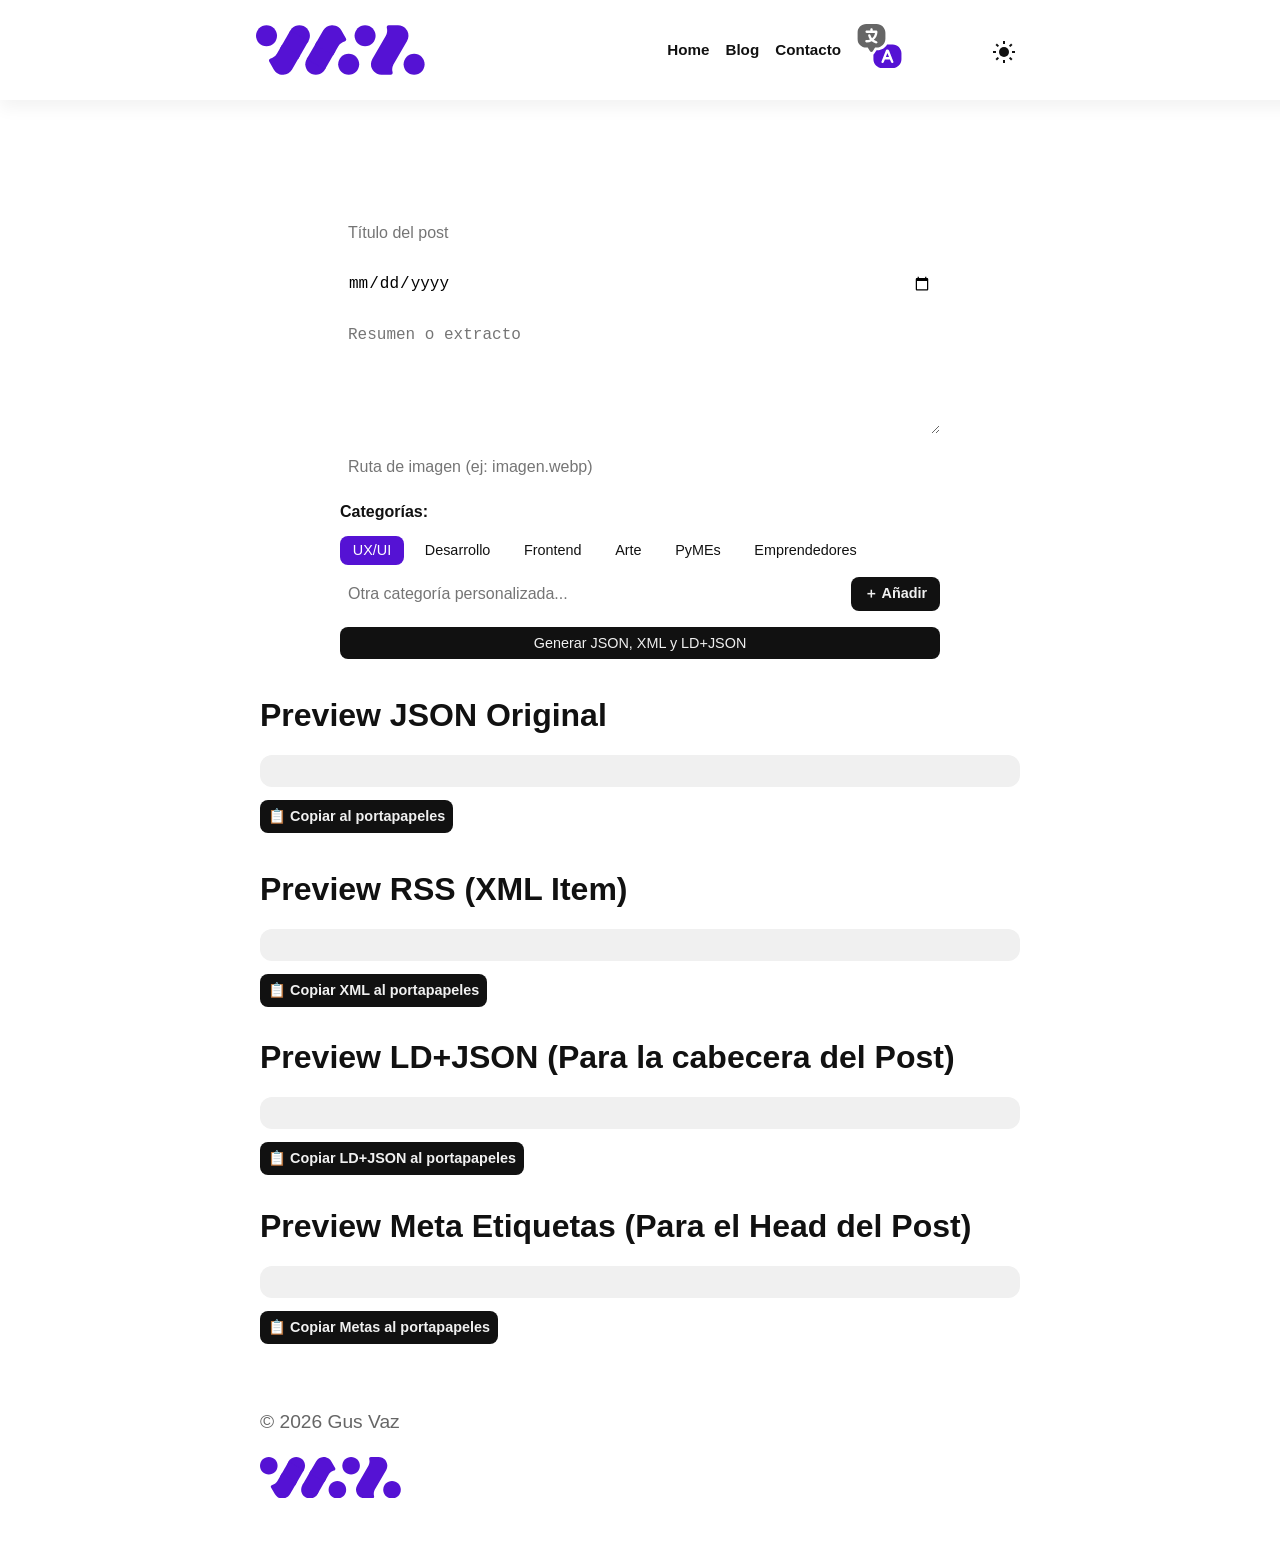
<file: blog/editor.html>
<!DOCTYPE html>
<html lang="es">

<head>
  <script>
    (function (w, d, s, l, i) {
      w[l] = w[l] || [];
      w[l].push({
        'gtm.start': new Date().getTime(),
        event: 'gtm.js'
      });
      var f = d.getElementsByTagName(s)[0],
        j = d.createElement(s),
        dl = l != 'dataLayer' ? '&l=' + l : '';
      j.async = true;
      j.src =
        'https://www.googletagmanager.com/gtm.js?id=' + i + dl;
      f.parentNode.insertBefore(j, f);
    })(window, document, 'script', 'dataLayer', 'GTM-TSRXMMMQ');
  </script>

  <meta charset="UTF-8">
  <meta name="viewport" content="width=device-width, initial-scale=1.0">
  <title>Gus Vaz | Editor de JSON</title>
  <link rel="stylesheet" href="../assets/css/styles.css">

  <link rel="shortcut icon" href="https://javovaz.com.ar/favicon.ico" type="image/x-icon">
  <link rel="apple-touch-icon" sizes="180x180" href="https://javovaz.com.ar/apple-touch-icon.png">
  <link rel="icon" type="image/png" sizes="32x32" href="https://javovaz.com.ar/favicon-32x32.png">
  <link rel="icon" type="image/png" sizes="16x16" href="https://javovaz.com.ar/favicon-16x16.png">

  <meta name="apple-mobile-web-app-capable" content="yes" />
  <meta name="apple-mobile-web-app-status-bar-style" content="black-translucent" />
  <meta name="theme-color" content="#1a1a1a" />
  <link rel="manifest" href="/manifest.json" />

  <meta name="description"
    content="Comunicar es mi profesión. El arte y la tecnología son el medio." />

  <meta property="og:title" content="Gus Vaz | Comunicación digital" />
  <meta property="og:description"
    content="Comunicar es mi profesión. El arte y la tecnología son el medio." />
  <meta property="og:image" content="https://javovaz.com.ar/OG__image.jpg" />
  <meta property="og:url" content="https://javovaz.com.ar/" />
  <meta property="og:type" content="website" />

  <meta name="twitter:card" content="summary_large_image" />
  <meta name="twitter:title" content="Gus Vaz | Comunicación digital" />
  <meta name="twitter:description"
    content="Comunicar es mi profesión. El arte y la tecnología son el medio." />
  <meta name="twitter:image" content="https://javovaz.com.ar/OG__image.jpg" />

  <style>
    input,
    textarea,
    button {
      padding: 0.5rem;
      font-size: 1rem;
      border: 2px solid var(--border-color);
      border-radius: 8px;
    }
    form {
      display: flex;
      flex-direction: column;
      gap: 1rem;
      margin: 2rem auto;
      max-width: 600px;
    }
    textarea { min-height: 100px; }
    .preview { margin-top: 2rem; }
    pre { background: var(--bg-CTA); padding: 1rem; border-radius: 12px; overflow-x: auto; }

    .categories-container {
      display: flex;
      flex-direction: column;
      gap: 0.5rem;
    }
    .categories-tags {
      display: flex;
      flex-wrap: wrap;
      gap: 0.5rem;
    }
    .tag-btn {
      background: transparent;
      border: 2px solid var(--border-color);
      color: inherit;
      cursor: pointer;
      padding: 0.4rem 0.8rem;
      font-size: 0.9rem;
      transition: all 0.2s ease;
    }
    .tag-btn.active {
      background: var(--accent-color, #000);
      color: #fff;
      border-color: var(--accent-color, #000);
    }
    .custom-category-wrapper {
      display: flex;
      gap: 0.5rem;
      margin-top: 0.25rem;
    }
    .custom-category-wrapper input {
      flex: 1;
    }
  </style>
</head>
<body class="light-mode">
    <nav class="navbar">
        <div class="container">
            <a href="../index.html" class="navbar-logo" aria-label="Home">
                <svg role="img" aria-label="Logo de Javovaz" class="profile-logo" viewBox="0 0 510 151" fill="none"
                    xmlns="http://www.w3.org/2000/svg">
                    <path fill-rule="evenodd" clip-rule="evenodd"
                        d="M31.7739 64.2014C14.2241 64.2014 0 49.9728 0 32.423C0 14.8777 14.2241 0.64917 31.7739 0.64917C49.3236 0.64917 63.5522 14.8777 63.5522 32.423C63.5522 49.9728 49.3236 64.2014 31.7739 64.2014Z"
                        fill="var(--accent-color)" />
                    <path fill-rule="evenodd" clip-rule="evenodd"
                        d="M131.068 64.2014C113.519 64.2014 99.2944 49.9728 99.2944 32.423C99.2944 14.8777 113.519 0.64917 131.068 0.64917C148.618 0.64917 162.847 14.8777 162.847 32.423C162.847 49.9728 148.618 64.2014 131.068 64.2014Z"
                        fill="var(--accent-color)" />
                    <path d="M103.555 16.6076L158.586 48.2417L126.952 103.271L71.9216 71.6372L103.555 16.6076Z"
                        fill="var(--accent-color)" />
                    <path fill-rule="evenodd" clip-rule="evenodd"
                        d="M63.0533 87.1263C61.6915 88.7621 56.8648 97.9168 44.2092 101.476C40.0386 102.591 37.5983 106.595 39.8858 110.577L53.611 134.392C55.9794 138.679 59.2962 142.198 63.1522 144.881C68.6216 148.71 75.3314 150.849 82.5131 150.589C93.8699 150.171 103.618 143.843 108.903 134.67L133.657 91.6025L78.6256 59.9724L63.0533 87.1263Z"
                        fill="var(--accent-color)" />
                    <path fill-rule="evenodd" clip-rule="evenodd"
                        d="M279.92 87.0183C297.465 87.0183 311.694 101.247 311.694 118.797C311.694 136.342 297.465 150.571 279.92 150.571C262.37 150.571 248.142 136.342 248.142 118.797C248.142 101.247 262.37 87.0183 279.92 87.0183Z"
                        fill="var(--accent-color)" />
                    <path fill-rule="evenodd" clip-rule="evenodd"
                        d="M180.621 87.0183C198.171 87.0183 212.399 101.247 212.399 118.797C212.399 136.342 198.171 150.571 180.621 150.571C163.076 150.571 148.847 136.342 148.847 118.797C148.847 101.247 163.076 87.0183 180.621 87.0183Z"
                        fill="var(--accent-color)" />
                    <path d="M208.137 134.612L153.107 102.978L184.741 47.9482L239.771 79.5823L208.137 134.612Z"
                        fill="var(--accent-color)" />
                    <path fill-rule="evenodd" clip-rule="evenodd"
                        d="M248.641 64.0935C250.002 62.4576 254.829 53.303 267.485 49.7436C271.655 48.6291 274.096 44.6247 271.808 40.6429L258.083 16.8282C255.71 12.5408 252.398 9.02185 248.542 6.33882C243.072 2.50978 236.362 0.37055 229.181 0.631212C217.824 1.04917 208.076 7.37698 202.791 16.5496L178.032 59.6173L233.064 91.2474L248.641 64.0935Z"
                        fill="var(--accent-color)" />
                    <path fill-rule="evenodd" clip-rule="evenodd"
                        d="M392.153 32.4321C392.89 30.4367 398.414 21.682 395.178 8.94103C394.059 4.77492 396.31 0.658252 400.903 0.653758H428.39C433.288 0.568369 437.994 1.67843 442.245 3.68284C448.29 6.50967 453.494 11.2555 456.851 17.6058C462.164 27.6548 461.548 39.2588 456.236 48.4179L456.24 48.4224L415.536 118.424C414.799 120.419 409.276 129.178 412.512 141.915C413.626 146.085 411.379 150.198 406.782 150.207H379.3C374.401 150.292 369.691 149.177 365.444 147.178C359.4 144.351 354.191 139.605 350.834 133.255C345.522 123.206 346.142 111.602 351.449 102.442V102.438L392.153 32.4321Z"
                        fill="var(--accent-color)" />
                    <path fill-rule="evenodd" clip-rule="evenodd"
                        d="M329.473 0.64917C347.018 0.64917 361.247 14.8777 361.247 32.423C361.247 49.9728 347.018 64.2014 329.473 64.2014C311.923 64.2014 297.694 49.9728 297.694 32.423C297.694 14.8777 311.923 0.64917 329.473 0.64917Z"
                        fill="var(--accent-color)" />
                    <path fill-rule="evenodd" clip-rule="evenodd"
                        d="M477.525 87.0183C495.07 87.0183 509.299 101.247 509.299 118.797C509.299 136.342 495.07 150.571 477.525 150.571C459.975 150.571 445.746 136.342 445.746 118.797C445.746 101.247 459.975 87.0183 477.525 87.0183Z"
                        fill="var(--accent-color)" />
                </svg>
            </a>

            <button id="menu-toggle" aria-label="Abrir menú" class="hamburger">
                <span></span><span></span><span></span>
            </button>

            <div class="nav-links" id="nav-links">
                <a href="../index.html">Home</a>
                <a href="./index.html">Blog</a>
                <a href="../contacto.html">Contacto</a>
                <a id="translate-btn" href="https://translate.google.com/translate?sl=es&tl=auto&u=https://javovaz.com.ar/" target="_blank" rel="noopener noreferrer" aria-label="Traducir página">
                    <svg aria-hidden="true" width="45" height="45" viewBox="0 0 45 45" fill="none"
                        xmlns="http://www.w3.org/2000/svg">
                        <path fill-rule="evenodd" clip-rule="evenodd"
                            d="M29.7462 20.4995H35.2257C40.0969 20.4995 44.0823 24.4848 44.0823 29.356V35.2666C44.0823 40.1378 40.0969 44.1231 35.2257 44.1231H24.9001C20.0289 44.1231 16.0435 40.1378 16.0435 35.2666V30.6425C16.4271 30.3563 16.7479 29.9909 16.9819 29.5705H16.9827L19.1757 26.2381H20.0298C24.1957 26.2381 27.8448 23.9143 29.7464 20.4995H29.7462ZM28.474 33.0287H31.6516L30.0627 29.0036L28.4738 33.0287H28.474ZM35.9691 37.4764C36.027 37.6166 36.0592 37.7703 36.0592 37.9315C36.0592 38.5895 35.526 39.1228 34.868 39.1228C34.3537 39.1228 33.9157 38.7971 33.7488 38.3409L32.5922 35.4111H27.5333L26.3767 38.3409C26.2098 38.7971 25.7717 39.1228 25.2576 39.1228C24.5998 39.1228 24.0664 38.5895 24.0664 37.9315C24.0664 37.7689 24.0991 37.6139 24.1581 37.4726L28.3864 26.7612C28.5957 26.0328 29.267 25.4998 30.0627 25.4998C30.741 25.4998 31.3286 25.8869 31.6171 26.4523L31.6173 26.4524C31.667 26.55 31.7077 26.653 31.7385 26.76L35.969 37.4766L35.9691 37.4764Z"
                            fill="var(--accent-color)" />
                        <path fill-rule="evenodd" clip-rule="evenodd"
                            d="M8.85641 0H19.182C24.0532 0 28.0386 3.98534 28.0386 8.85656V14.7671C28.0386 19.6384 24.0532 23.6237 19.182 23.6237H17.6962L15.3871 27.1326H15.3868C15.1197 27.6124 14.6075 27.9371 14.0194 27.9373C13.4312 27.9371 12.919 27.6124 12.6519 27.1326H12.6517L10.3425 23.6237H8.85656C3.98534 23.6237 0 19.6384 0 14.7671V8.85656C0 3.98534 3.98534 0 8.85656 0H8.85641ZM9.30701 6.50921H12.9552V5.34909H12.9556L12.9552 5.31781C12.9552 4.65986 13.4885 4.12656 14.1465 4.12656C14.8046 4.12656 15.3379 4.65986 15.3379 5.31781L15.3376 5.34909H15.3379V6.50921H18.4336V6.50937C18.4835 6.50937 18.5324 6.51246 18.5804 6.51835C18.632 6.51246 18.6846 6.50921 18.7378 6.50921C19.5286 6.50921 20.1543 7.18621 20.0996 7.97253C20.021 11.115 18.5993 13.9235 16.3873 15.8467C17.2315 16.4462 18.1911 16.8937 19.2266 17.1495V17.1496C19.7461 17.2778 20.1314 17.7469 20.1314 18.306C20.1314 18.9638 19.5979 19.4973 18.9401 19.4973C18.8335 19.4973 18.7302 19.4832 18.632 19.457C17.0216 19.0558 15.5544 18.293 14.3215 17.26C12.8232 18.0471 11.1175 18.4931 9.30732 18.4931C9.27728 18.4931 9.24678 18.4928 9.21658 18.4925C9.18035 18.4959 9.14349 18.4974 9.10633 18.4974C8.44435 18.4974 7.90796 17.961 7.90796 17.2992C7.90796 16.6372 8.44435 16.101 9.10633 16.101C9.15712 16.101 9.20698 16.1041 9.25607 16.1101L9.30732 16.1104C10.476 16.1104 11.5887 15.8717 12.6002 15.4409C11.7982 14.3689 11.1909 13.1431 10.8306 11.8154L10.8318 11.8151C10.8049 11.7155 10.7903 11.6109 10.7903 11.5025C10.7903 10.8445 11.3236 10.3112 11.9816 10.3112C12.5313 10.3112 12.994 10.6835 13.1312 11.1897L13.1325 11.1894C13.4333 12.2995 13.9557 13.3184 14.6494 14.1957C16.2328 12.8918 17.3311 11.0199 17.6329 8.89171H9.31181L9.30732 8.89187C8.64953 8.89187 8.11607 8.35841 8.11607 7.70046C8.11607 7.04267 8.64953 6.50921 9.30732 6.50921V6.50906L9.30701 6.50921Z"
                            fill="var(--text-secondary)" />
                    </svg>
                </a>
            </div>
            <button id="theme-toggle" aria-label="Activar modo oscuro">
                <svg aria-hidden="true" id="icon-sun" xmlns="http://www.w3.org/2000/svg" viewBox="0 0 24 24" width="24"
                    height="24" fill="var(--text)">
                    <circle cx="12" cy="12" r="5" />
                    <g stroke="var(--text)" stroke-width="2">
                        <line x1="12" y1="1" x2="12" y2="4" />
                        <line x1="12" y1="20" x2="12" y2="23" />
                        <line x1="4.22" y1="4.22" x2="6.34" y2="6.34" />
                        <line x1="17.66" y1="17.66" x2="19.78" y2="19.78" />
                        <line x1="1" y1="12" x2="4" y2="12" />
                        <line x1="20" y1="12" x2="23" y2="12" />
                        <line x1="4.22" y1="19.78" x2="6.34" y2="17.66" />
                        <line x1="17.66" y1="6.34" x2="19.78" y2="4.22" />
                    </g>
                </svg>
                <svg aria-hidden="true" id="icon-moon" xmlns="http://www.w3.org/2000/svg" viewBox="0 0 24 24" width="24"
                    height="24" fill="var(--text)" style="display:none;">
                    <path d="M21 12.79A9 9 0 0111.21 3 7 7 0 1019 14.79 9.05 9.05 0 0121 12.79z" />
                </svg>
            </button>
        </div>
    </nav>

<main style="margin-top:6rem;">
  <form id="postForm">
    <input type="text" id="title" placeholder="Título del post" required />
    <input type="date" id="date" required />
    <textarea id="excerpt" placeholder="Resumen o extracto" required></textarea>
    <input type="text" id="image" placeholder="Ruta de imagen (ej: imagen.webp)" />
    
    <div class="categories-container">
      <label style="font-weight: bold; margin-bottom: 0.25rem;">Categorías:</label>
      <div class="categories-tags" id="categoriesTags">
        </div>
      <div class="custom-category-wrapper">
        <input type="text" id="customCategoryInput" placeholder="Otra categoría personalizada..." />
        <button type="button" id="addCustomCategoryBtn" class="secondary-btn" style="padding: 0.4rem 0.8rem;">＋ Añadir</button>
      </div>
    </div>

    <button type="submit" class="primary-btn">Generar JSON, XML y LD+JSON</button>
  </form>

  <section class="preview">
    <h2>Preview JSON Original</h2>
    <pre id="output"></pre>
    <button id="copy" class="secondary-btn">📋 Copiar al portapapeles</button>

    <h2>Preview LD+JSON (Para la cabecera del Post)</h2>
    <pre id="ldJsonOutput"></pre>
    <button id="copyLdJson" class="secondary-btn">📋 Copiar LD+JSON al portapapeles</button>

    <h2>Preview Meta Etiquetas (Para el Head del Post)</h2>
    <pre id="metaOutput"></pre>
    <button id="copyMeta" class="secondary-btn">📋 Copiar Metas al portapapeles</button>
  </section>
</main>

  <footer>
      <p><span aria-hidden="true">©</span> <span data-current-year=""></span> Gus Vaz</p>
      <svg role="img" aria-label="Logo de Javovaz" class="logo-footer" width="170" height="50" viewBox="0 0 170 50" fill="none"
          xmlns="http://www.w3.org/2000/svg">
          <path fill-rule="evenodd" clip-rule="evenodd"
              d="M10.5913 21.1972C4.74136 21.1972 0 16.4544 0 10.6045C0 4.75604 4.74136 0.0131836 10.5913 0.0131836C16.4412 0.0131836 21.1841 4.75604 21.1841 10.6045C21.1841 16.4544 16.4412 21.1972 10.5913 21.1972Z"
              fill="var(--accent-color)" />
          <path fill-rule="evenodd" clip-rule="evenodd"
              d="M43.6894 21.1972C37.8395 21.1972 33.0981 16.4544 33.0981 10.6045C33.0981 4.75604 37.8395 0.0131836 43.6894 0.0131836C49.5393 0.0131836 54.2822 4.75604 54.2822 10.6045C54.2822 16.4544 49.5393 21.1972 43.6894 21.1972Z"
              fill="var(--accent-color)" />
          <path d="M34.5185 5.3325L52.8619 15.8772L42.3174 34.2204L23.9739 23.6757L34.5185 5.3325Z"
              fill="var(--accent-color)" />
          <path fill-rule="evenodd" clip-rule="evenodd"
              d="M21.0177 28.8389C20.5638 29.3842 18.9549 32.4357 14.7364 33.6222C13.3462 33.9937 12.5327 35.3285 13.2952 36.6557L17.8703 44.594C18.6598 46.0231 19.7653 47.1961 21.0507 48.0904C22.8738 49.3668 25.1104 50.0799 27.5043 49.993C31.2899 49.8537 34.5392 47.7444 36.3009 44.6868L44.5522 30.3309L26.2085 19.7876L21.0177 28.8389Z"
              fill="var(--accent-color)" />
          <path fill-rule="evenodd" clip-rule="evenodd"
              d="M93.3067 28.8027C99.1551 28.8027 103.898 33.5456 103.898 39.3955C103.898 45.2439 99.1551 49.9868 93.3067 49.9868C87.4567 49.9868 82.7139 45.2439 82.7139 39.3955C82.7139 33.5456 87.4567 28.8027 93.3067 28.8027Z"
              fill="var(--accent-color)" />
          <path fill-rule="evenodd" clip-rule="evenodd"
              d="M60.207 28.8027C66.0569 28.8027 70.7998 33.5456 70.7998 39.3955C70.7998 45.2439 66.0569 49.9868 60.207 49.9868C54.3586 49.9868 49.6157 45.2439 49.6157 39.3955C49.6157 33.5456 54.3586 28.8027 60.207 28.8027Z"
              fill="var(--accent-color)" />
          <path d="M69.3791 44.6673L51.0356 34.1226L61.5802 15.7794L79.9237 26.3241L69.3791 44.6673Z"
              fill="var(--accent-color)" />
          <path fill-rule="evenodd" clip-rule="evenodd"
              d="M82.8801 21.1612C83.334 20.6159 84.943 17.5644 89.1615 16.3779C90.5517 16.0064 91.3651 14.6716 90.6026 13.3443L86.0276 5.40612C85.2366 3.97697 84.1325 2.80399 82.8472 1.90965C81.024 0.633305 78.7874 -0.0797712 76.3935 0.00711628C72.6079 0.146436 69.3586 2.2557 67.5969 5.31324L59.3441 19.6691L77.6879 30.2125L82.8801 21.1612Z"
              fill="var(--accent-color)" />
          <path fill-rule="evenodd" clip-rule="evenodd"
              d="M130.718 10.6075C130.963 9.94235 132.805 7.02413 131.726 2.77713C131.353 1.38843 132.103 0.0162111 133.634 0.014713H142.797C144.429 -0.0137501 145.998 0.35627 147.415 1.02441C149.43 1.96668 151.165 3.54864 152.284 5.66539C154.054 9.01505 153.849 12.883 152.079 15.9361L152.08 15.9376L138.512 39.2714C138.266 39.9365 136.425 42.8562 137.504 47.1017C137.875 48.4919 137.126 49.8626 135.594 49.8656H126.433C124.8 49.8941 123.23 49.5226 121.815 48.8559C119.8 47.9137 118.064 46.3317 116.945 44.215C115.174 40.8653 115.381 36.9973 117.15 33.9443V33.9428L130.718 10.6075Z"
              fill="var(--accent-color)" />
          <path fill-rule="evenodd" clip-rule="evenodd"
              d="M109.824 0.0131836C115.673 0.0131836 120.416 4.75604 120.416 10.6045C120.416 16.4544 115.673 21.1972 109.824 21.1972C103.974 21.1972 99.2314 16.4544 99.2314 10.6045C99.2314 4.75604 103.974 0.0131836 109.824 0.0131836Z"
              fill="var(--accent-color)" />
          <path fill-rule="evenodd" clip-rule="evenodd"
              d="M159.175 28.8027C165.023 28.8027 169.766 33.5456 169.766 39.3955C169.766 45.2439 165.023 49.9868 159.175 49.9868C153.325 49.9868 148.582 45.2439 148.582 39.3955C148.582 33.5456 153.325 28.8027 159.175 28.8027Z"
              fill="var(--accent-color)" />
      </svg>
  </footer>
  
  <script src="./assets/js/editor.js"></script>
  <script src="../assets/js/theme.js"></script>

  <script>
    if ('serviceWorker' in navigator) {
      navigator.serviceWorker.register('/sw.js');
    }
  </script>

</body>
</html>
</file>
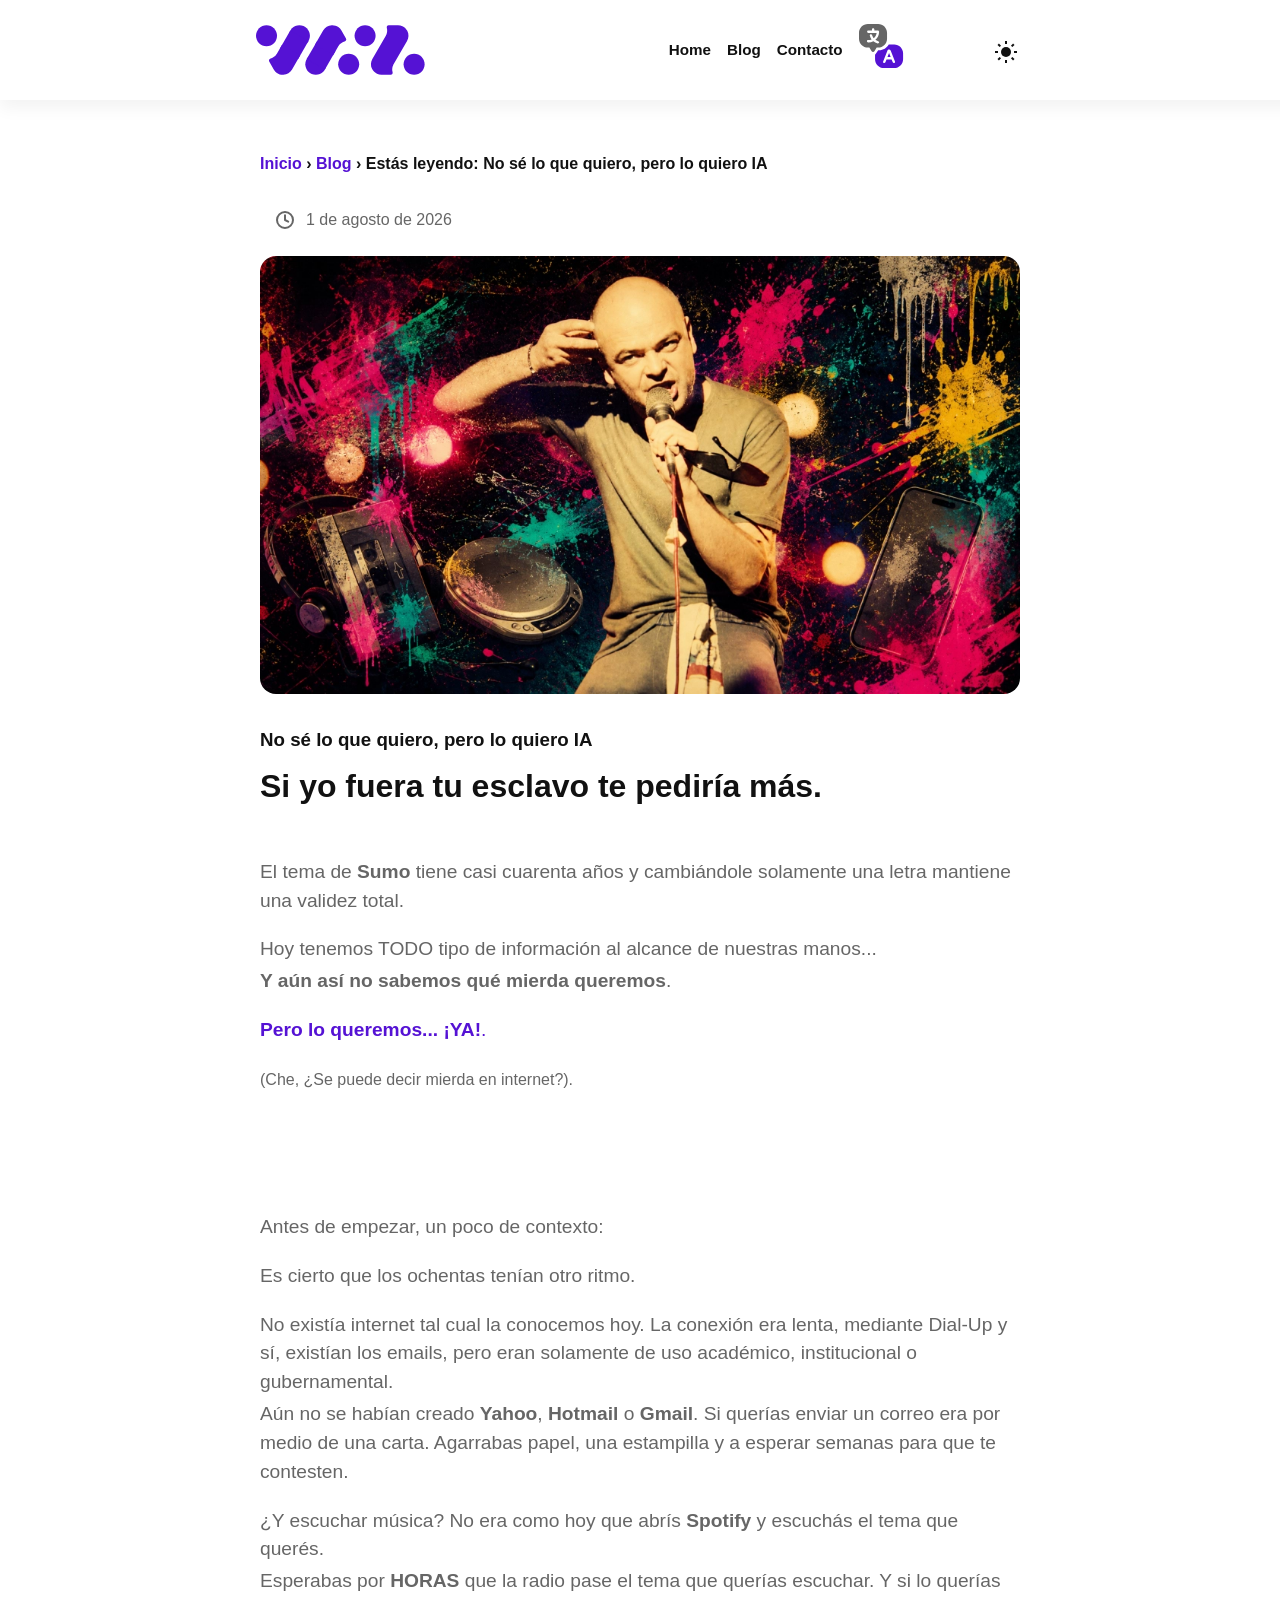
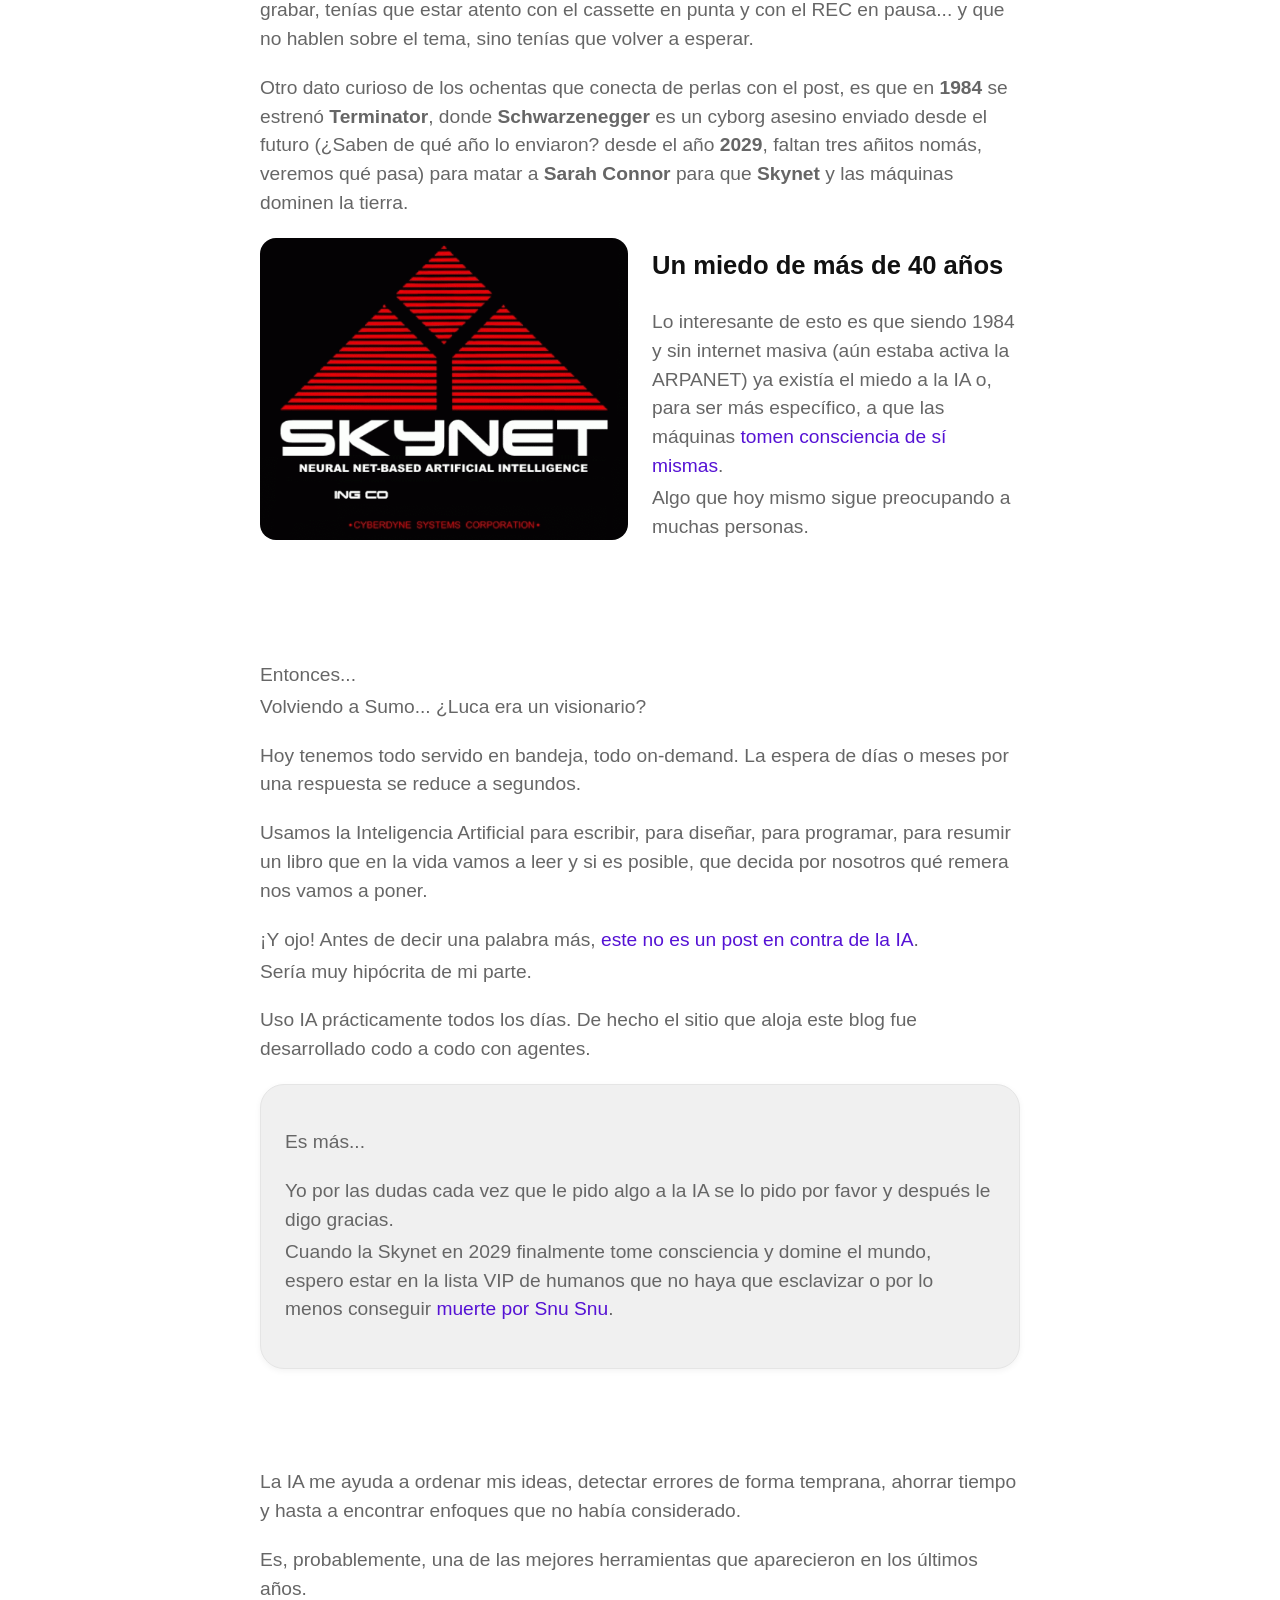
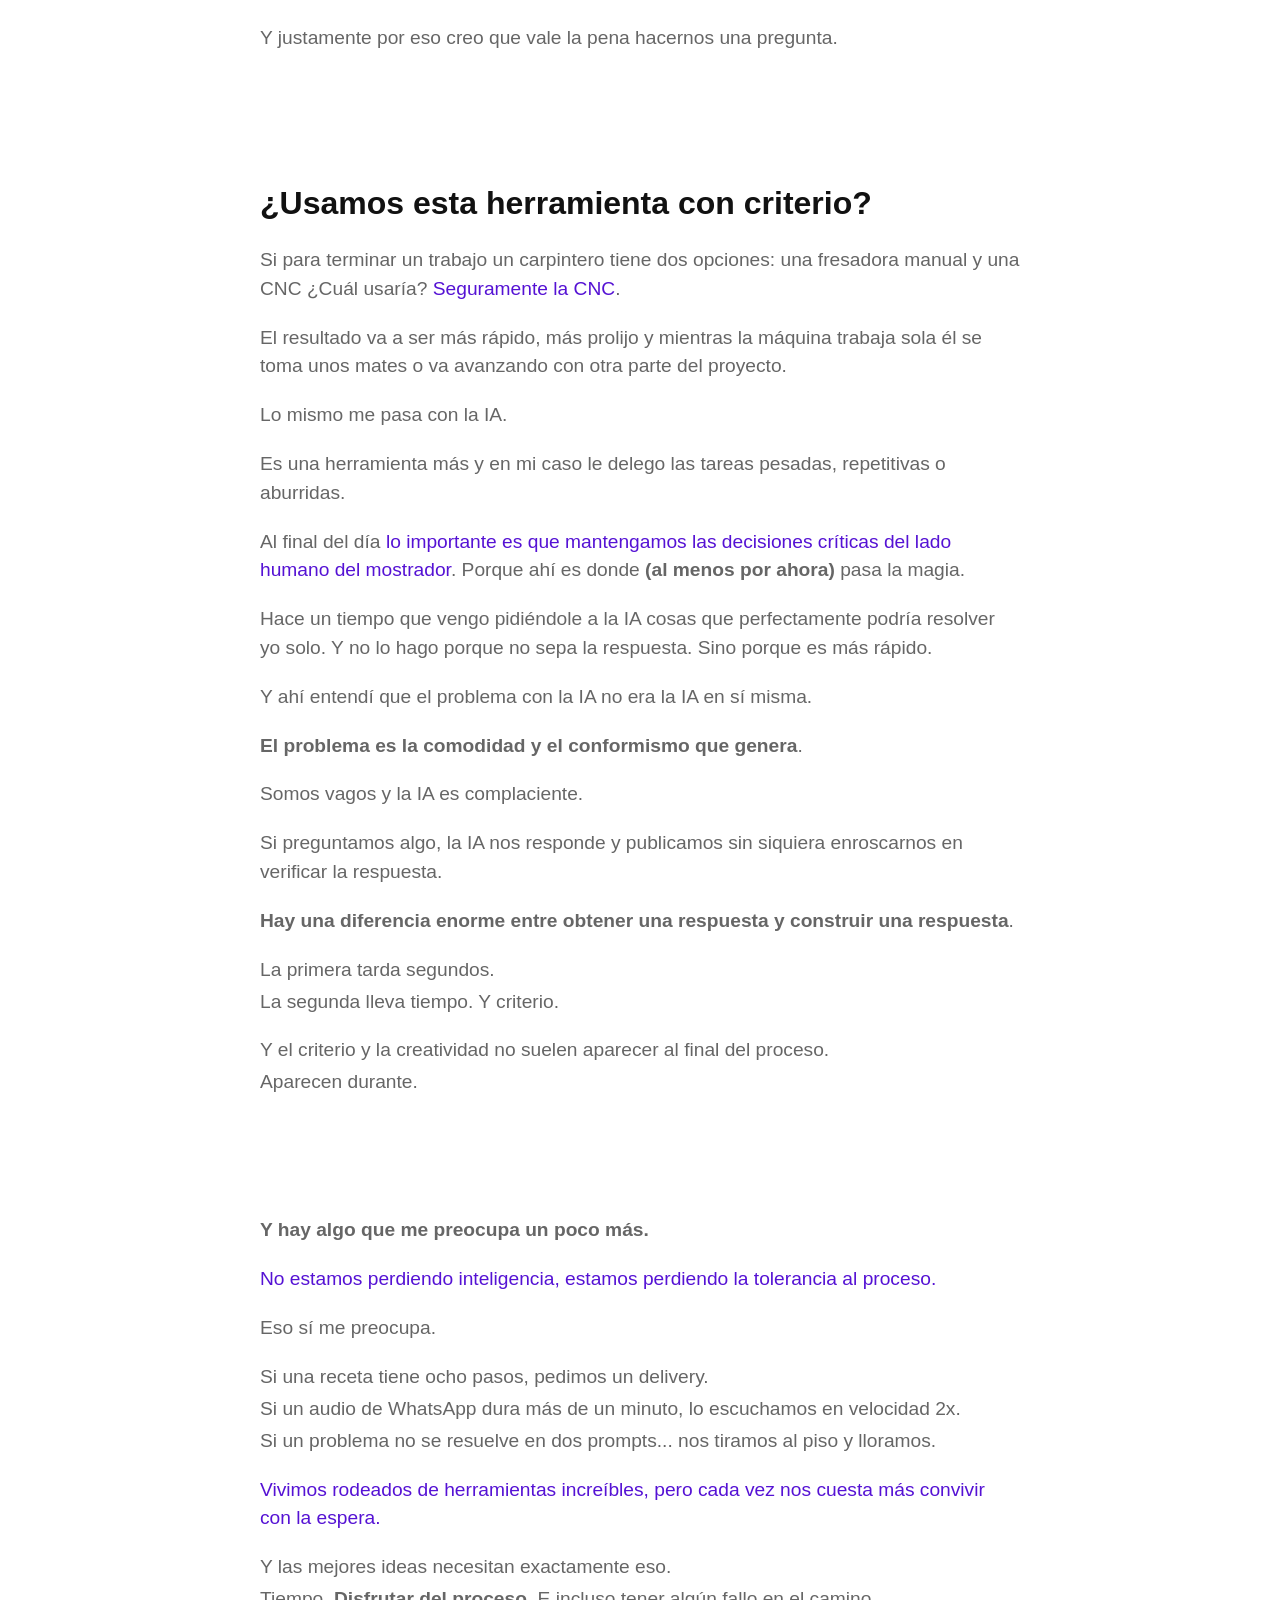
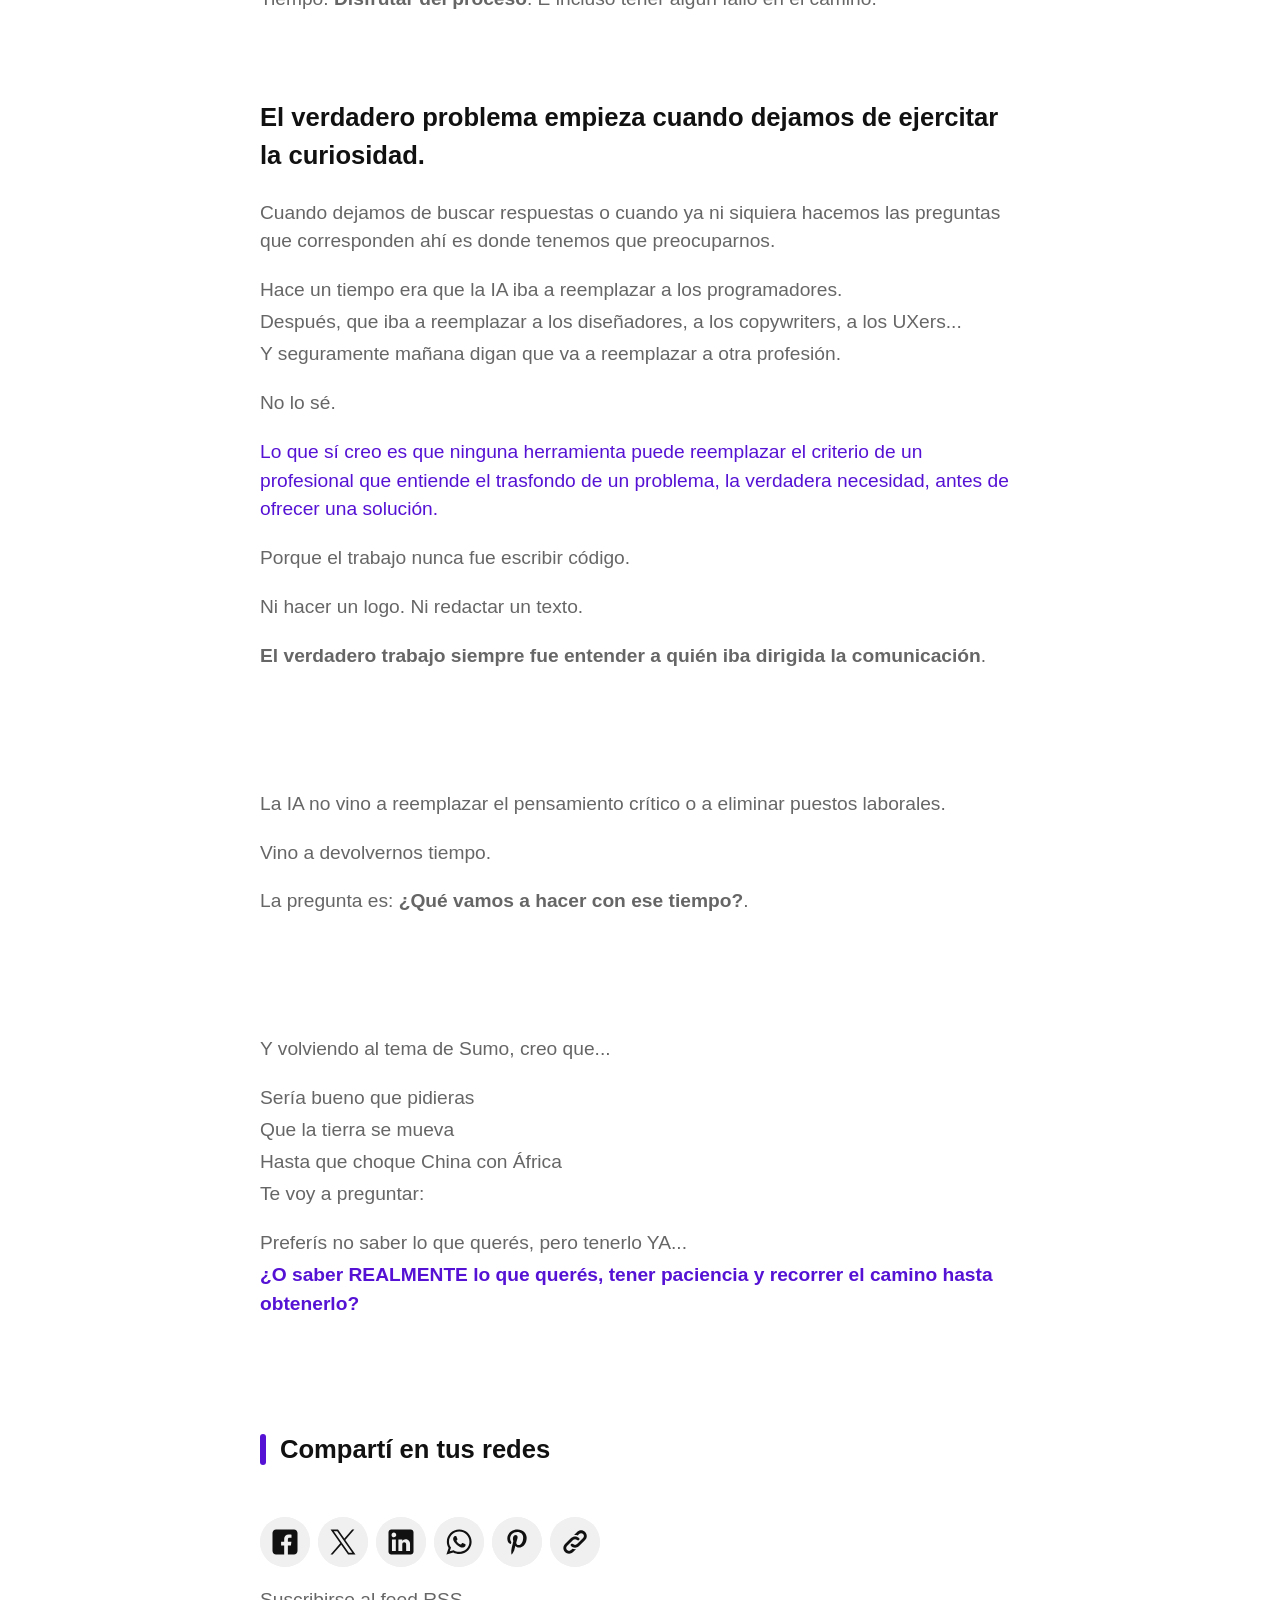
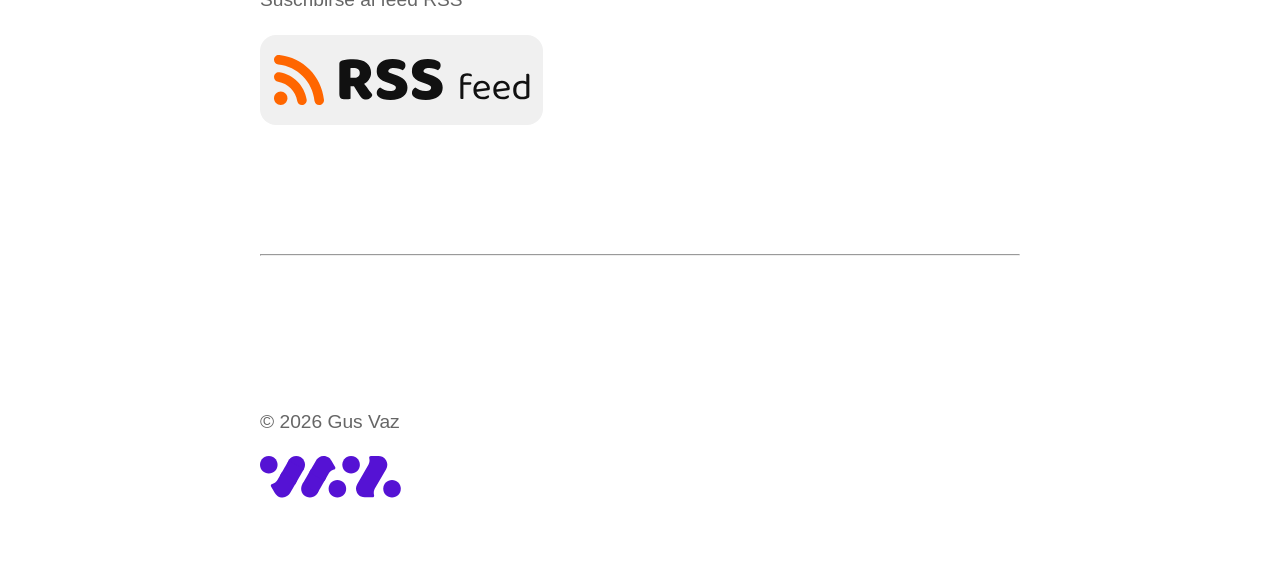
<file: blog/no-se-lo-que-quiero-pero-lo-quiero-ia.html>
<!DOCTYPE html>
<html lang="es">

<head>
    <script>
        (function (w, d, s, l, i) {
            w[l] = w[l] || [];
            w[l].push({
                'gtm.start': new Date().getTime(),
                event: 'gtm.js'
            });
            var f = d.getElementsByTagName(s)[0],
                j = d.createElement(s),
                dl = l != 'dataLayer' ? '&l=' + l : '';
            j.async = true;
            j.src =
                'https://www.googletagmanager.com/gtm.js?id=' + i + dl;
            f.parentNode.insertBefore(j, f);
        })(window, document, 'script', 'dataLayer', 'GTM-TSRXMMMQ');
    </script>

    <meta charset="UTF-8">
    <meta name="viewport" content="width=device-width, initial-scale=1.0">
    <title>No se lo que quiero, pero lo quiero IA | Gus Vaz</title>

    <meta name="description" content="El riesgo de delegar decisiones y confiar ciegamente en el criterio de la IA.">

    <meta property="og:title" content="No sé lo que quiero, pero lo quiero IA" />
    <meta property="og:description" content="El riesgo de delegar decisiones y confiar ciegamente en el criterio de la IA." />
    <meta property="og:url" content="https://javovaz.com.ar/blog/no-se-lo-que-quiero-pero-lo-quiero-ia.html" />
    <meta property="og:image" content="https://javovaz.com.ar/blog/assets/no-se-lo-que-quiero-pero-lo-quiero-ia.png" />
    <meta property="og:type" content="article" />

    <meta name="twitter:card" content="summary_large_image" />
    <meta name="twitter:title" content="No sé lo que quiero, pero lo quiero IA" />
    <meta name="twitter:description" content="El riesgo de delegar decisiones y confiar ciegamente en el criterio de la IA." />
    <meta name="twitter:image" content="https://javovaz.com.ar/blog/assets/no-se-lo-que-quiero-pero-lo-quiero-ia.png" />

    <link rel="stylesheet" href="../assets/css/styles.css">
    <link rel="stylesheet" href="assets/css/blog.css">
    <link rel="alternate" type="application/rss+xml" title="Feed RSS" href="https://javovaz.com.ar/feed.xml" />

    <link rel="shortcut icon" href="https://javovaz.com.ar/favicon.ico" type="image/x-icon">
    <link rel="apple-touch-icon" sizes="180x180" href="https://javovaz.com.ar/apple-touch-icon.png">
    <link rel="icon" type="image/png" sizes="32x32" href="https://javovaz.com.ar/favicon-32x32.png">
    <link rel="icon" type="image/png" sizes="16x16" href="https://javovaz.com.ar/favicon-16x16.png">

    <meta name="apple-mobile-web-app-capable" content="yes" />
    <meta name="apple-mobile-web-app-status-bar-style" content="black-translucent" />
    <meta name="theme-color" content="#1a1a1a" />
    <link rel="manifest" href="/manifest.json" />

    <script type="application/ld+json">
    {
    "@context": "https://schema.org",
    "@type": "BlogPosting",
    "mainEntityOfPage": {
        "@type": "WebPage",
        "@id": "https://javovaz.com.ar/blog/no-se-lo-que-quiero-pero-lo-quiero-ia.html"
    },
    "headline": "No sé lo que quiero, pero lo quiero IA",
    "image": "https://javovaz.com.ar/blog/assets/images/no-se-lo-que-quiero-pero-lo-quiero-ia.png",
    "datePublished": "2026-08-01T19:09:46-03:00",
    "dateModified": "2026-08-01T19:09:46-03:00",
    "description": "El riesgo de delegar decisiones y confiar ciegamente en el criterio de la IA.",
    "keywords": "Proceso, Creatividad, Criterio",
    "author": {
        "@type": "Person",
        "name": "Gustavo Vaz",
        "url": "https://javovaz.com.ar"
    }
    }
    </script>

</head>

<body class="light-mode">
    <nav class="navbar">
        <div class="container">
            <a href="../index.html" class="navbar-logo" aria-label="Home">
                <svg role="img" aria-label="Logo de Javovaz" class="profile-logo" viewBox="0 0 510 151" fill="none"
                    xmlns="http://www.w3.org/2000/svg">
                    <path fill-rule="evenodd" clip-rule="evenodd"
                        d="M31.7739 64.2014C14.2241 64.2014 0 49.9728 0 32.423C0 14.8777 14.2241 0.64917 31.7739 0.64917C49.3236 0.64917 63.5522 14.8777 63.5522 32.423C63.5522 49.9728 49.3236 64.2014 31.7739 64.2014Z"
                        fill="var(--accent-color)" />
                    <path fill-rule="evenodd" clip-rule="evenodd"
                        d="M131.068 64.2014C113.519 64.2014 99.2944 49.9728 99.2944 32.423C99.2944 14.8777 113.519 0.64917 131.068 0.64917C148.618 0.64917 162.847 14.8777 162.847 32.423C162.847 49.9728 148.618 64.2014 131.068 64.2014Z"
                        fill="var(--accent-color)" />
                    <path d="M103.555 16.6076L158.586 48.2417L126.952 103.271L71.9216 71.6372L103.555 16.6076Z"
                        fill="var(--accent-color)" />
                    <path fill-rule="evenodd" clip-rule="evenodd"
                        d="M63.0533 87.1263C61.6915 88.7621 56.8648 97.9168 44.2092 101.476C40.0386 102.591 37.5983 106.595 39.8858 110.577L53.611 134.392C55.9794 138.679 59.2962 142.198 63.1522 144.881C68.6216 148.71 75.3314 150.849 82.5131 150.589C93.8699 150.171 103.618 143.843 108.903 134.67L133.657 91.6025L78.6256 59.9724L63.0533 87.1263Z"
                        fill="var(--accent-color)" />
                    <path fill-rule="evenodd" clip-rule="evenodd"
                        d="M279.92 87.0183C297.465 87.0183 311.694 101.247 311.694 118.797C311.694 136.342 297.465 150.571 279.92 150.571C262.37 150.571 248.142 136.342 248.142 118.797C248.142 101.247 262.37 87.0183 279.92 87.0183Z"
                        fill="var(--accent-color)" />
                    <path fill-rule="evenodd" clip-rule="evenodd"
                        d="M180.621 87.0183C198.171 87.0183 212.399 101.247 212.399 118.797C212.399 136.342 198.171 150.571 180.621 150.571C163.076 150.571 148.847 136.342 148.847 118.797C148.847 101.247 163.076 87.0183 180.621 87.0183Z"
                        fill="var(--accent-color)" />
                    <path d="M208.137 134.612L153.107 102.978L184.741 47.9482L239.771 79.5823L208.137 134.612Z"
                        fill="var(--accent-color)" />
                    <path fill-rule="evenodd" clip-rule="evenodd"
                        d="M248.641 64.0935C250.002 62.4576 254.829 53.303 267.485 49.7436C271.655 48.6291 274.096 44.6247 271.808 40.6429L258.083 16.8282C255.71 12.5408 252.398 9.02185 248.542 6.33882C243.072 2.50978 236.362 0.37055 229.181 0.631212C217.824 1.04917 208.076 7.37698 202.791 16.5496L178.032 59.6173L233.064 91.2474L248.641 64.0935Z"
                        fill="var(--accent-color)" />
                    <path fill-rule="evenodd" clip-rule="evenodd"
                        d="M392.153 32.4321C392.89 30.4367 398.414 21.682 395.178 8.94103C394.059 4.77492 396.31 0.658252 400.903 0.653758H428.39C433.288 0.568369 437.994 1.67843 442.245 3.68284C448.29 6.50967 453.494 11.2555 456.851 17.6058C462.164 27.6548 461.548 39.2588 456.236 48.4179L456.24 48.4224L415.536 118.424C414.799 120.419 409.276 129.178 412.512 141.915C413.626 146.085 411.379 150.198 406.782 150.207H379.3C374.401 150.292 369.691 149.177 365.444 147.178C359.4 144.351 354.191 139.605 350.834 133.255C345.522 123.206 346.142 111.602 351.449 102.442V102.438L392.153 32.4321Z"
                        fill="var(--accent-color)" />
                    <path fill-rule="evenodd" clip-rule="evenodd"
                        d="M329.473 0.64917C347.018 0.64917 361.247 14.8777 361.247 32.423C361.247 49.9728 347.018 64.2014 329.473 64.2014C311.923 64.2014 297.694 49.9728 297.694 32.423C297.694 14.8777 311.923 0.64917 329.473 0.64917Z"
                        fill="var(--accent-color)" />
                    <path fill-rule="evenodd" clip-rule="evenodd"
                        d="M477.525 87.0183C495.07 87.0183 509.299 101.247 509.299 118.797C509.299 136.342 495.07 150.571 477.525 150.571C459.975 150.571 445.746 136.342 445.746 118.797C445.746 101.247 459.975 87.0183 477.525 87.0183Z"
                        fill="var(--accent-color)" />
                </svg>
            </a>

            <button id="menu-toggle" aria-label="Abrir menú" class="hamburger">
                <span></span><span></span><span></span>
            </button>

            <div class="nav-links" id="nav-links">
                <a href="../index.html">Home</a>
                <a href="./index.html">Blog</a>
                <a href="../contacto.html">Contacto</a>

                <a id="translate-btn" href="https://translate.google.com/translate?sl=es&tl=auto&u=https://javovaz.com.ar/" target="_blank" rel="noopener noreferrer" aria-label="Traducir página">
                    <svg aria-hidden="true" width="45" height="45" viewBox="0 0 45 45" fill="none"
                        xmlns="http://www.w3.org/2000/svg">
                        <path fill-rule="evenodd" clip-rule="evenodd"
                            d="M29.7462 20.4995H35.2257C40.0969 20.4995 44.0823 24.4848 44.0823 29.356V35.2666C44.0823 40.1378 40.0969 44.1231 35.2257 44.1231H24.9001C20.0289 44.1231 16.0435 40.1378 16.0435 35.2666V30.6425C16.4271 30.3563 16.7479 29.9909 16.9819 29.5705H16.9827L19.1757 26.2381H20.0298C24.1957 26.2381 27.8448 23.9143 29.7464 20.4995H29.7462ZM28.474 33.0287H31.6516L30.0627 29.0036L28.4738 33.0287H28.474ZM35.9691 37.4764C36.027 37.6166 36.0592 37.7703 36.0592 37.9315C36.0592 38.5895 35.526 39.1228 34.868 39.1228C34.3537 39.1228 33.9157 38.7971 33.7488 38.3409L32.5922 35.4111H27.5333L26.3767 38.3409C26.2098 38.7971 25.7717 39.1228 25.2576 39.1228C24.5998 39.1228 24.0664 38.5895 24.0664 37.9315C24.0664 37.7689 24.0991 37.6139 24.1581 37.4726L28.3864 26.7612C28.5957 26.0328 29.267 25.4998 30.0627 25.4998C30.741 25.4998 31.3286 25.8869 31.6171 26.4523L31.6173 26.4524C31.667 26.55 31.7077 26.653 31.7385 26.76L35.969 37.4766L35.9691 37.4764Z"
                            fill="var(--accent-color)" />
                        <path fill-rule="evenodd" clip-rule="evenodd"
                            d="M8.85641 0H19.182C24.0532 0 28.0386 3.98534 28.0386 8.85656V14.7671C28.0386 19.6384 24.0532 23.6237 19.182 23.6237H17.6962L15.3871 27.1326H15.3868C15.1197 27.6124 14.6075 27.9371 14.0194 27.9373C13.4312 27.9371 12.919 27.6124 12.6519 27.1326H12.6517L10.3425 23.6237H8.85656C3.98534 23.6237 0 19.6384 0 14.7671V8.85656C0 3.98534 3.98534 0 8.85656 0H8.85641ZM9.30701 6.50921H12.9552V5.34909H12.9556L12.9552 5.31781C12.9552 4.65986 13.4885 4.12656 14.1465 4.12656C14.8046 4.12656 15.3379 4.65986 15.3379 5.31781L15.3376 5.34909H15.3379V6.50921H18.4336V6.50937C18.4835 6.50937 18.5324 6.51246 18.5804 6.51835C18.632 6.51246 18.6846 6.50921 18.7378 6.50921C19.5286 6.50921 20.1543 7.18621 20.0996 7.97253C20.021 11.115 18.5993 13.9235 16.3873 15.8467C17.2315 16.4462 18.1911 16.8937 19.2266 17.1495V17.1496C19.7461 17.2778 20.1314 17.7469 20.1314 18.306C20.1314 18.9638 19.5979 19.4973 18.9401 19.4973C18.8335 19.4973 18.7302 19.4832 18.632 19.457C17.0216 19.0558 15.5544 18.293 14.3215 17.26C12.8232 18.0471 11.1175 18.4931 9.30732 18.4931C9.27728 18.4931 9.24678 18.4928 9.21658 18.4925C9.18035 18.4959 9.14349 18.4974 9.10633 18.4974C8.44435 18.4974 7.90796 17.961 7.90796 17.2992C7.90796 16.6372 8.44435 16.101 9.10633 16.101C9.15712 16.101 9.20698 16.1041 9.25607 16.1101L9.30732 16.1104C10.476 16.1104 11.5887 15.8717 12.6002 15.4409C11.7982 14.3689 11.1909 13.1431 10.8306 11.8154L10.8318 11.8151C10.8049 11.7155 10.7903 11.6109 10.7903 11.5025C10.7903 10.8445 11.3236 10.3112 11.9816 10.3112C12.5313 10.3112 12.994 10.6835 13.1312 11.1897L13.1325 11.1894C13.4333 12.2995 13.9557 13.3184 14.6494 14.1957C16.2328 12.8918 17.3311 11.0199 17.6329 8.89171H9.31181L9.30732 8.89187C8.64953 8.89187 8.11607 8.35841 8.11607 7.70046C8.11607 7.04267 8.64953 6.50921 9.30732 6.50921V6.50906L9.30701 6.50921Z"
                            fill="var(--text-secondary)" />
                    </svg>
                </a>
            </div>

            <button id="theme-toggle" aria-label="Activar modo oscuro">
                <svg aria-hidden="true" id="icon-sun" xmlns="http://www.w3.org/2000/svg" viewBox="0 0 24 24" width="24"
                    height="24" fill="var(--text)">
                    <circle cx="12" cy="12" r="5" />
                    <g stroke="var(--text)" stroke-width="2">
                        <line x1="12" y1="1" x2="12" y2="4" />
                        <line x1="12" y1="20" x2="12" y2="23" />
                        <line x1="4.22" y1="4.22" x2="6.34" y2="6.34" />
                        <line x1="17.66" y1="17.66" x2="19.78" y2="19.78" />
                        <line x1="1" y1="12" x2="4" y2="12" />
                        <line x1="20" y1="12" x2="23" y2="12" />
                        <line x1="4.22" y1="19.78" x2="6.34" y2="17.66" />
                        <line x1="17.66" y1="6.34" x2="19.78" y2="4.22" />
                    </g>
                </svg>
                <svg aria-hidden="true" id="icon-moon" xmlns="http://www.w3.org/2000/svg" viewBox="0 0 24 24" width="24"
                    height="24" fill="var(--text)" style="display:none;">
                    <path d="M21 12.79A9 9 0 0111.21 3 7 7 0 1019 14.79 9.05 9.05 0 0121 12.79z" />
                </svg>
            </button>
        </div>
    </nav>

    <section class="breadcrumb" id="breadcrumb"></section>

    <article>
        <div id="post-date"></div>
        <picture>
            <source srcset="/blog/assets/images/no-se-lo-que-quiero-pero-lo-quiero-ia.webp" type="image/webp">

            <img class="post-image image-fluid" src="/blog/assets/images/blog-share-default.jpg"
                alt="Ilustración estilo graffiti de Luca Prodan cantando" loading="eager"
                fetchpriority="high">
        </picture>

        <section class="post-title">
            <h1>No sé lo que quiero, pero lo quiero IA</h1>
            <h2>Si yo fuera tu esclavo te pediría más.</h2>
        </section>

        <p>
            El tema de <strong>Sumo</strong> tiene casi cuarenta años y cambiándole solamente una letra mantiene una validez total.
        </p>
        <p class="tight">
            Hoy tenemos TODO tipo de información al alcance de nuestras manos... 
        </p>
        <p>
            <strong>Y aún así no sabemos qué mierda queremos</strong>.
        </p>
        <p class="accent-color">
            <strong>Pero lo queremos... ¡YA!</strong>.
        </p>
        <p>
            <small>(Che, ¿Se puede decir mierda en internet?).</small>
        </p>
        <div class="spacer-5"></div>
        <p>
            Antes de empezar, un poco de contexto:
        </p>
        <p>
            Es cierto que los ochentas tenían otro ritmo.
        </p>
        <p class="tight">
            No existía internet tal cual la conocemos hoy. La conexión era lenta, mediante Dial-Up y sí, existían los emails, pero eran solamente de uso académico, institucional o gubernamental.
        </p>
        <p>
            Aún no se habían creado <strong>Yahoo</strong>, <strong>Hotmail</strong> o <strong>Gmail</strong>. Si querías enviar un correo era por medio de una carta. Agarrabas papel, una estampilla y a esperar semanas para que te contesten.
        </p>
        <p class="tight">
            ¿Y escuchar música? No era como hoy que abrís <strong>Spotify</strong> y escuchás el tema que querés.
        </p>
        <p>
            Esperabas por <b>HORAS</b> que la radio pase el tema que querías escuchar. Y si lo querías grabar, tenías que estar atento con el cassette en punta y con el REC en pausa... y que no hablen sobre el tema, sino tenías que volver a esperar.
        </p>
        <p>
            Otro dato curioso de los ochentas que conecta de perlas con el post, es que en <b>1984</b> se estrenó <strong>Terminator</strong>, donde <strong>Schwarzenegger</strong> es un cyborg asesino enviado desde el futuro (¿Saben de qué año lo enviaron? desde el año <b>2029</b>, faltan tres añitos nomás, veremos qué pasa) para matar a <b>Sarah Connor</b> para que <strong>Skynet</strong> y las máquinas dominen la tierra.
        </p>
        <div class="grid cols-2">
            <picture>
                <source srcset="/blog/assets/images/skynet.gif" type="image/webp">

                <img class="post-image image-fluid" src="/blog/assets/images/blog-share-default.jpg" alt="Gif animado del logo de Skynet de la pelicula Terminator" loading="lazy" decoding="async">
            </picture>
            <div>
                <br>
                    <h3>Un miedo de más de 40 años</h3>
                    <p class="tight">
                        Lo interesante de esto es que siendo 1984 y sin internet masiva (aún estaba activa la ARPANET) ya existía el miedo a la IA o, para ser más específico, a que las máquinas <span class="accent-color">tomen consciencia de sí mismas</span>.
                    </p>
                    <p>
                        Algo que hoy mismo sigue preocupando a muchas personas.
                    </p>
            </div>
        </div>
        <div class="spacer-5"></div>
        <p class="tight">
            Entonces...
        </p>
        <p>
            Volviendo a Sumo... ¿Luca era un visionario?
        </p>
        <p>
            Hoy tenemos todo servido en bandeja, todo on-demand. La espera de días o meses por una respuesta se reduce a segundos.
        </p>
        <p>
            Usamos la Inteligencia Artificial para escribir, para diseñar, para programar, para resumir un libro que en la vida vamos a leer y si es posible, que decida por nosotros qué remera nos vamos a poner.
        </p>
        <p class="tight">
            ¡Y ojo! Antes de decir una palabra más, <span class="accent-color">este no es un post en contra de la IA</span>.
        </p>
        <p>
            Sería muy hipócrita de mi parte.
        </p>
        <p>
            Uso IA prácticamente todos los días. De hecho el sitio que aloja este blog fue desarrollado codo a codo con agentes.
        </p>
        <section class="hero-card" style="padding: var(--space);">
            <p>
                Es más...
            </p>
            <p class="tight">
                Yo por las dudas cada vez que le pido algo a la IA se lo pido por favor y después le digo gracias.
            </p>
            <p>
                Cuando la Skynet en 2029 finalmente tome consciencia y domine el mundo, espero estar en la lista VIP de humanos que no haya que esclavizar o por lo menos conseguir <span class="accent-color">muerte por Snu Snu</span>.
            </p>
        </section>
        <div class="spacer-5"></div>
        <p>
            La IA me ayuda a ordenar mis ideas, detectar errores de forma temprana, ahorrar tiempo y hasta a encontrar enfoques que no había considerado.
        </p>
        <p>
            Es, probablemente, una de las mejores herramientas que aparecieron en los últimos años.
        </p>
        <p>
            Y justamente por eso creo que vale la pena hacernos una pregunta.
        </p>
        <div class="spacer-5"></div>
        <h2>
            ¿Usamos esta herramienta con criterio?
        </h2>
        <p>
            Si para terminar un trabajo un carpintero tiene dos opciones: una fresadora manual y una CNC ¿Cuál usaría? <span class="accent-color">Seguramente la CNC</span>.
        </p>
        <p>
            El resultado va a ser más rápido, más prolijo y mientras la máquina trabaja sola él se toma unos mates o va avanzando con otra parte del proyecto.
        </p>
        <p>
            Lo mismo me pasa con la IA.
        </p>
        <p>
            Es una herramienta más y en mi caso le delego las tareas pesadas, repetitivas o aburridas.
        </p>
        <p>
            Al final del día <span class="accent-color">lo importante es que mantengamos las decisiones críticas del lado humano del mostrador</span>. Porque ahí es donde <strong>(al menos por ahora)</strong> pasa la magia.
        </p>
        <p>
            Hace un tiempo que vengo pidiéndole a la IA cosas que perfectamente podría resolver yo solo. Y no lo hago porque no sepa la respuesta. Sino porque es más rápido.
        </p>
        <p>
            Y ahí entendí que el problema con la IA no era la IA en sí misma.
        </p>
        <p>
            <strong>El problema es la comodidad y el conformismo que genera</strong>.
        </p>
        <p>
            Somos vagos y la IA es complaciente.
        </p>
        <p>
            Si preguntamos algo, la IA nos responde y publicamos sin siquiera enroscarnos en verificar la respuesta.
        </p>
        <p>
            <strong>Hay una diferencia enorme entre obtener una respuesta y construir una respuesta</strong>.
        </p>
        <p class="tight">
            La primera tarda segundos.
        </p>
        <p>
            La segunda lleva tiempo. Y criterio.
        </p>
        <p class="tight">
            Y el criterio y la creatividad no suelen aparecer al final del proceso.
        </p>
        <p>
            Aparecen durante.
        </p>
        <div class="spacer-5"></div>
        <p>
            <strong>Y hay algo que me preocupa un poco más.</strong>
        </p>
        <p class="accent-color">
            No estamos perdiendo inteligencia, estamos perdiendo la tolerancia al proceso.
        </p>
        <p>
            Eso sí me preocupa.
        </p>
        <p class="tight">
            Si una receta tiene ocho pasos, pedimos un delivery.
        </p>
        <p class="tight">
            Si un audio de WhatsApp dura más de un minuto, lo escuchamos en velocidad 2x.
        </p>
        <p>
            Si un problema no se resuelve en dos prompts... nos tiramos al piso y lloramos.
        </p>
        <p class="accent-color">
            Vivimos rodeados de herramientas increíbles, pero cada vez nos cuesta más convivir con la espera.
        </p>
        <p class="tight">
            Y las mejores ideas necesitan exactamente eso.
        </p>
        <p>
            Tiempo. <strong>Disfrutar del proceso</strong>. E incluso tener algún fallo en el camino.
        </p>
        <div class="spacer-5"></div>
        <h3>
            El verdadero problema empieza cuando dejamos de ejercitar la curiosidad.
        </h3>
        <p>
            Cuando dejamos de buscar respuestas o cuando ya ni siquiera hacemos las preguntas que corresponden ahí es donde tenemos que preocuparnos.
        </p>
        <p class="tight">
            Hace un tiempo era que la IA iba a reemplazar a los programadores.
        </p>
        <p class="tight">
            Después, que iba a reemplazar a los diseñadores, a los copywriters, a los UXers...
        </p>
        <p>
            Y seguramente mañana digan que va a reemplazar a otra profesión.
        </p>
        <p>
            No lo sé.
        </p>
        <p class="accent-color">
            Lo que sí creo es que ninguna herramienta puede reemplazar el criterio de un profesional que entiende el trasfondo de un problema, la verdadera necesidad, antes de ofrecer una solución.
        </p>
        <p>
            Porque el trabajo nunca fue escribir código.
        </p>
        <p>
            Ni hacer un logo. Ni redactar un texto.
        </p>
        <p>
            <strong>El verdadero trabajo siempre fue entender a quién iba dirigida la comunicación</strong>.
        </p>
        <div class="spacer-5"></div>
        <p>
            La IA no vino a reemplazar el pensamiento crítico o a eliminar puestos laborales.
        </p>
        <p>
            Vino a devolvernos tiempo.
        </p>
        <p>
            La pregunta es: <strong>¿Qué vamos a hacer con ese tiempo?</strong>.
        </p>
        <div class="spacer-5"></div>
        <p>
            Y volviendo al tema de Sumo, creo que...
        </p>
        <p class="tight">
            Sería bueno que pidieras
        </p>
        <p class="tight">
            Que la tierra se mueva
        </p>
        <p class="tight">
            Hasta que choque China con África
        </p>
        <p>
            Te voy a preguntar:
        </p>
        <p class="tight">
            Preferís no saber lo que querés, pero tenerlo YA...
        </p>
        <p class="accent-color">
            <strong>¿O saber REALMENTE lo que querés, tener paciencia y recorrer el camino hasta obtenerlo?</strong>
        </p>

    </article>

    <section class="share-post">
        <h3 class="indented-pill">Compartí en tus redes</h3>
        <div id="share-buttons" class="social-links"></div>
        <div id="toast" class="toast">¡Enlace copiado!</div>
        <p>Suscribirse al feed RSS</p>
        <a href="https://javovaz.com.ar/feed.xml" target="_blank" rel="noopener noreferrer" class="share-link social-icon-wrapper">
            <svg aria-hidden="true" width="283" height="90" viewBox="0 0 283 90" fill="none"
                xmlns="http://www.w3.org/2000/svg">
                <rect class="bg" width="283" height="90" rx="16" fill="#111111" />
                <g class="icon">
                    <path
                        d="M90.4229 42.874H93.6195C95.4096 42.874 96.8801 42.4702 98.0308 41.6625C99.1816 40.8123 99.757 39.5796 99.757 37.9642C99.757 36.3489 99.2243 35.1374 98.1587 34.3297C97.1358 33.4795 95.4949 33.0544 93.2359 33.0544C92.6818 33.0544 92.1917 33.0757 91.7655 33.1182C91.3392 33.1607 90.8917 33.2245 90.4229 33.3095V42.874ZM94.7703 51.3546H79.3625V28.846C79.3625 27.9533 79.6183 27.2732 80.1297 26.8056C80.6412 26.2955 81.3018 25.8917 82.1116 25.5941C83.5608 25.084 85.2443 24.7227 87.1623 24.5101C89.0803 24.2551 91.1261 24.1275 93.2998 24.1275C99.1816 24.1275 103.614 25.3815 106.598 27.8896C109.581 30.3551 111.073 33.6708 111.073 37.8367C111.073 40.4298 110.327 42.7465 108.835 44.7869C107.386 46.8274 105.426 48.4427 102.954 49.633C100.524 50.7807 97.7964 51.3546 94.7703 51.3546ZM92.4048 48.8678L102.57 46.8274C103.508 48.1026 104.467 49.3567 105.447 50.5894C106.427 51.8222 107.344 53.0124 108.196 54.1602C109.091 55.3079 109.901 56.3707 110.626 57.3484C111.35 58.3261 111.926 59.1763 112.352 59.8989C111.926 61.3442 111.137 62.4707 109.986 63.2784C108.878 64.0861 107.621 64.4899 106.214 64.4899C104.381 64.4899 102.975 64.0861 101.995 63.2784C101.057 62.4707 100.183 61.408 99.3734 60.0902L92.4048 48.8678ZM79.3625 47.0187H90.5507V63.7885C90.0819 63.916 89.3573 64.0435 88.377 64.1711C87.3967 64.2986 86.3951 64.3624 85.3722 64.3624C83.1559 64.3624 81.6002 63.9798 80.7051 63.2146C79.8101 62.4069 79.3625 61.0254 79.3625 59.07V47.0187Z" />
                    <path
                        d="M130.213 55.9456C132.301 55.9456 133.772 55.6055 134.624 54.9253C135.477 54.2452 135.903 53.48 135.903 52.6299C135.903 51.7797 135.562 51.1208 134.88 50.6532C134.198 50.1431 133.239 49.6755 132.003 49.2504L129.318 48.3577C126.846 47.5075 124.651 46.6148 122.733 45.6796C120.857 44.7019 119.387 43.4479 118.321 41.9176C117.256 40.3872 116.723 38.3893 116.723 35.9238C116.723 32.3105 118.108 29.4199 120.879 27.2519C123.692 25.084 127.613 24 132.642 24C135.114 24 137.309 24.2338 139.227 24.7014C141.145 25.169 142.658 25.8917 143.767 26.8694C144.875 27.8046 145.429 29.0161 145.429 30.5039C145.429 31.5666 145.173 32.5018 144.662 33.3095C144.15 34.1172 143.532 34.7973 142.808 35.3499C141.87 34.7548 140.613 34.2447 139.036 33.8196C137.459 33.352 135.732 33.1182 133.857 33.1182C131.939 33.1182 130.533 33.3945 129.637 33.9471C128.742 34.4572 128.295 35.1161 128.295 35.9238C128.295 36.5614 128.572 37.0928 129.126 37.5179C129.723 37.9005 130.554 38.2618 131.619 38.6019L135.008 39.6858C139.057 40.9611 142.147 42.619 144.278 44.6594C146.409 46.6573 147.475 49.3567 147.475 52.7574C147.475 56.3707 146.026 59.325 143.127 61.6205C140.272 63.8735 136.095 65 130.596 65C127.997 65 125.652 64.7237 123.564 64.1711C121.475 63.6185 119.813 62.7895 118.577 61.6843C117.341 60.5791 116.723 59.24 116.723 57.6672C116.723 56.4344 117.085 55.3929 117.81 54.5428C118.535 53.6501 119.323 52.9699 120.175 52.5023C121.369 53.4375 122.818 54.2452 124.523 54.9253C126.27 55.6055 128.167 55.9456 130.213 55.9456Z" />
                    <path
                        d="M165.426 55.9456C167.514 55.9456 168.985 55.6055 169.837 54.9253C170.69 54.2452 171.116 53.48 171.116 52.6299C171.116 51.7797 170.775 51.1208 170.093 50.6532C169.411 50.1431 168.452 49.6755 167.216 49.2504L164.531 48.3577C162.059 47.5075 159.864 46.6148 157.946 45.6796C156.07 44.7019 154.6 43.4479 153.534 41.9176C152.469 40.3872 151.936 38.3893 151.936 35.9238C151.936 32.3105 153.321 29.4199 156.092 27.2519C158.905 25.084 162.826 24 167.855 24C170.327 24 172.522 24.2338 174.44 24.7014C176.358 25.169 177.871 25.8917 178.979 26.8694C180.088 27.8046 180.642 29.0161 180.642 30.5039C180.642 31.5666 180.386 32.5018 179.874 33.3095C179.363 34.1172 178.745 34.7973 178.02 35.3499C177.083 34.7548 175.825 34.2447 174.248 33.8196C172.671 33.352 170.945 33.1182 169.07 33.1182C167.152 33.1182 165.745 33.3945 164.85 33.9471C163.955 34.4572 163.508 35.1161 163.508 35.9238C163.508 36.5614 163.785 37.0928 164.339 37.5179C164.936 37.9005 165.767 38.2618 166.832 38.6019L170.221 39.6858C174.27 40.9611 177.36 42.619 179.491 44.6594C181.622 46.6573 182.688 49.3567 182.688 52.7574C182.688 56.3707 181.238 59.325 178.34 61.6205C175.484 63.8735 171.308 65 165.809 65C163.209 65 160.865 64.7237 158.777 64.1711C156.688 63.6185 155.026 62.7895 153.79 61.6843C152.554 60.5791 151.936 59.24 151.936 57.6672C151.936 56.4344 152.298 55.3929 153.023 54.5428C153.747 53.6501 154.536 52.9699 155.388 52.5023C156.582 53.4375 158.031 54.2452 159.736 54.9253C161.483 55.6055 163.38 55.9456 165.426 55.9456Z" />
                    <path
                        d="M202.838 49.6585V47.1717H210.97C211.046 47.2737 211.123 47.4395 211.2 47.6691C211.277 47.8731 211.315 48.1154 211.315 48.396C211.315 48.804 211.213 49.1229 211.008 49.3524C210.804 49.5565 210.509 49.6585 210.126 49.6585H202.838ZM203.375 44.7614V49.2376H200.344V44.6084C200.344 43.1036 200.613 41.8921 201.15 40.9739C201.712 40.0302 202.505 39.3415 203.528 38.9079C204.577 38.4488 205.817 38.2193 207.249 38.2193C208.707 38.2193 209.845 38.4106 210.663 38.7932C211.507 39.1757 211.929 39.6476 211.929 40.2087C211.929 40.4893 211.865 40.7443 211.737 40.9739C211.635 41.2034 211.481 41.4202 211.277 41.6243C210.816 41.3692 210.241 41.1652 209.55 41.0121C208.86 40.8336 208.195 40.7443 207.556 40.7443C205.996 40.7443 204.909 41.0631 204.295 41.7008C203.681 42.3384 203.375 43.3586 203.375 44.7614ZM200.344 47.5543H203.413V63.7757C203.285 63.8267 203.093 63.8778 202.838 63.9288C202.582 64.0053 202.301 64.0435 201.994 64.0435C201.457 64.0435 201.047 63.9415 200.766 63.7375C200.485 63.5079 200.344 63.1509 200.344 62.6663V47.5543Z" />
                    <path
                        d="M215.54 56.9658L215.387 54.5555L226.971 52.9869C226.869 51.5841 226.383 50.4364 225.513 49.5437C224.644 48.6255 223.442 48.1664 221.908 48.1664C220.322 48.1664 219.005 48.7403 217.957 49.888C216.934 51.0103 216.422 52.6299 216.422 54.7468V55.5885C216.601 57.6289 217.266 59.1848 218.417 60.256C219.593 61.3017 221.192 61.8246 223.212 61.8246C224.286 61.8246 225.258 61.646 226.127 61.289C226.997 60.9319 227.687 60.5493 228.199 60.1412C228.48 60.3198 228.697 60.5365 228.851 60.7916C229.03 61.0212 229.119 61.289 229.119 61.595C229.119 62.0796 228.838 62.5387 228.275 62.9723C227.738 63.3804 227.009 63.712 226.089 63.967C225.194 64.2221 224.184 64.3496 223.058 64.3496C221.089 64.3496 219.376 63.9925 217.918 63.2784C216.486 62.5642 215.374 61.5058 214.581 60.103C213.814 58.6746 213.43 56.9403 213.43 54.8998C213.43 53.446 213.635 52.158 214.044 51.0358C214.479 49.888 215.067 48.9188 215.808 48.1281C216.576 47.3375 217.483 46.7381 218.532 46.33C219.58 45.8964 220.718 45.6796 221.946 45.6796C223.506 45.6796 224.874 46.0112 226.05 46.6743C227.252 47.3375 228.186 48.2684 228.851 49.4672C229.541 50.6404 229.886 51.9922 229.886 53.5225C229.886 54.0837 229.759 54.4918 229.503 54.7468C229.247 54.9764 228.889 55.1166 228.429 55.1677L215.54 56.9658Z" />
                    <path
                        d="M235.431 56.9658L235.278 54.5555L246.863 52.9869C246.76 51.5841 246.274 50.4364 245.405 49.5437C244.535 48.6255 243.334 48.1664 241.799 48.1664C240.214 48.1664 238.897 48.7403 237.848 49.888C236.825 51.0103 236.314 52.6299 236.314 54.7468V55.5885C236.493 57.6289 237.158 59.1848 238.308 60.256C239.485 61.3017 241.083 61.8246 243.103 61.8246C244.177 61.8246 245.149 61.646 246.019 61.289C246.888 60.9319 247.579 60.5493 248.09 60.1412C248.371 60.3198 248.589 60.5365 248.742 60.7916C248.921 61.0212 249.011 61.289 249.011 61.595C249.011 62.0796 248.729 62.5387 248.167 62.9723C247.63 63.3804 246.901 63.712 245.98 63.967C245.085 64.2221 244.075 64.3496 242.95 64.3496C240.981 64.3496 239.267 63.9925 237.81 63.2784C236.378 62.5642 235.265 61.5058 234.472 60.103C233.705 58.6746 233.322 56.9403 233.322 54.8998C233.322 53.446 233.526 52.158 233.935 51.0358C234.37 49.888 234.958 48.9188 235.7 48.1281C236.467 47.3375 237.375 46.7381 238.423 46.33C239.472 45.8964 240.61 45.6796 241.837 45.6796C243.397 45.6796 244.766 46.0112 245.942 46.6743C247.144 47.3375 248.077 48.2684 248.742 49.4672C249.433 50.6404 249.778 51.9922 249.778 53.5225C249.778 54.0837 249.65 54.4918 249.394 54.7468C249.139 54.9764 248.781 55.1166 248.32 55.1677L235.431 56.9658Z" />
                    <path
                        d="M266.294 60.8299V47.9751L269.363 47.9369V60.9446C269.363 61.4292 269.247 61.8246 269.017 62.1306C268.813 62.4112 268.48 62.6918 268.02 62.9723C267.508 63.3039 266.78 63.61 265.833 63.8905C264.887 64.1966 263.8 64.3496 262.573 64.3496C260.732 64.3496 259.108 64.0308 257.701 63.3932C256.295 62.7555 255.195 61.7608 254.402 60.409C253.61 59.0317 253.213 57.2591 253.213 55.0911C253.213 52.8722 253.597 51.074 254.364 49.6967C255.157 48.3194 256.218 47.312 257.548 46.6743C258.878 46.0112 260.335 45.6796 261.921 45.6796C262.918 45.6796 263.864 45.8199 264.759 46.1005C265.654 46.381 266.358 46.7253 266.869 47.1334V49.9645C266.383 49.4799 265.744 49.0718 264.951 48.7403C264.184 48.3832 263.276 48.2047 262.228 48.2047C261.179 48.2047 260.207 48.4342 259.312 48.8933C258.417 49.3269 257.701 50.0538 257.164 51.074C256.627 52.0942 256.359 53.4588 256.359 55.1677C256.359 57.4886 256.921 59.1848 258.046 60.256C259.172 61.3017 260.668 61.8246 262.535 61.8246C263.43 61.8246 264.158 61.7353 264.721 61.5568C265.309 61.3527 265.833 61.1104 266.294 60.8299ZM269.363 48.702L266.294 48.7403V39.061C266.422 39.01 266.613 38.9589 266.869 38.9079C267.15 38.8314 267.432 38.7932 267.713 38.7932C268.276 38.7932 268.685 38.9079 268.941 39.1375C269.222 39.3415 269.363 39.6858 269.363 40.1705V48.702Z" />
                </g>
                <g fill="#FF6600">
                    <path fill-rule="evenodd" clip-rule="evenodd"
                        d="M19.4015 20.0527C42.9398 22.5641 61.6179 41.3172 63.9928 64.8828C63.9386 64.371 64 65.1846 64 65.217C64 67.8492 61.865 69.983 59.2313 69.983C56.8237 69.983 54.8333 68.1996 54.5093 65.8826L54.5072 65.883C52.5955 46.756 37.4288 31.5335 18.3211 29.5218C15.881 29.2969 14 27.2394 14 24.7765C14 22.1444 16.135 20.0106 18.7687 20.0106C18.9398 19.9778 19.2231 20.0295 19.4015 20.0527Z" />
                    <path fill-rule="evenodd" clip-rule="evenodd"
                        d="M19.5906 37.3514C33.4166 39.6983 44.3239 50.6101 46.6556 64.4345C46.6546 64.4348 46.7201 65.1646 46.7201 65.2332C46.7201 67.8654 44.5851 69.9992 41.9515 69.9992C39.5577 69.9992 37.5766 68.2368 37.2349 65.9395C35.5485 56.1776 27.8532 48.4732 18.0927 46.7688C15.7875 46.4332 14.0169 44.4501 14.0169 42.0532C14.0169 39.421 16.1519 37.2872 18.7856 37.2872C18.8556 37.2872 19.5903 37.3527 19.5906 37.3514Z" />
                    <path
                        d="M20.7211 69.9747C24.4289 69.9747 27.4347 66.9706 27.4347 63.265C27.4347 59.5593 24.4289 56.5552 20.7211 56.5552C17.0133 56.5552 14.0076 59.5593 14.0076 63.265C14.0076 66.9706 17.0133 69.9747 20.7211 69.9747Z" />
                </g>
            </svg>
        </a>
    </section>

    <div class="spacer-5"></div>
    <hr>
    <div class="spacer-5"></div>
    <section id="related-posts"></section>

    <footer>
        <p><span aria-hidden="true">©</span> <span data-current-year=""></span> Gus Vaz</p>
        <svg role="img" aria-label="Logo de Javovaz" class="logo-footer" width="170" height="50" viewBox="0 0 170 50"
            fill="none" xmlns="http://www.w3.org/2000/svg">
            <path fill-rule="evenodd" clip-rule="evenodd"
                d="M10.5913 21.1972C4.74136 21.1972 0 16.4544 0 10.6045C0 4.75604 4.74136 0.0131836 10.5913 0.0131836C16.4412 0.0131836 21.1841 4.75604 21.1841 10.6045C21.1841 16.4544 16.4412 21.1972 10.5913 21.1972Z"
                fill="var(--accent-color)" />
            <path fill-rule="evenodd" clip-rule="evenodd"
                d="M43.6894 21.1972C37.8395 21.1972 33.0981 16.4544 33.0981 10.6045C33.0981 4.75604 37.8395 0.0131836 43.6894 0.0131836C49.5393 0.0131836 54.2822 4.75604 54.2822 10.6045C54.2822 16.4544 49.5393 21.1972 43.6894 21.1972Z"
                fill="var(--accent-color)" />
            <path d="M34.5185 5.3325L52.8619 15.8772L42.3174 34.2204L23.9739 23.6757L34.5185 5.3325Z"
                fill="var(--accent-color)" />
            <path fill-rule="evenodd" clip-rule="evenodd"
                d="M21.0177 28.8389C20.5638 29.3842 18.9549 32.4357 14.7364 33.6222C13.3462 33.9937 12.5327 35.3285 13.2952 36.6557L17.8703 44.594C18.6598 46.0231 19.7653 47.1961 21.0507 48.0904C22.8738 49.3668 25.1104 50.0799 27.5043 49.993C31.2899 49.8537 34.5392 47.7444 36.3009 44.6868L44.5522 30.3309L26.2085 19.7876L21.0177 28.8389Z"
                fill="var(--accent-color)" />
            <path fill-rule="evenodd" clip-rule="evenodd"
                d="M93.3067 28.8027C99.1551 28.8027 103.898 33.5456 103.898 39.3955C103.898 45.2439 99.1551 49.9868 93.3067 49.9868C87.4567 49.9868 82.7139 45.2439 82.7139 39.3955C82.7139 33.5456 87.4567 28.8027 93.3067 28.8027Z"
                fill="var(--accent-color)" />
            <path fill-rule="evenodd" clip-rule="evenodd"
                d="M60.207 28.8027C66.0569 28.8027 70.7998 33.5456 70.7998 39.3955C70.7998 45.2439 66.0569 49.9868 60.207 49.9868C54.3586 49.9868 49.6157 45.2439 49.6157 39.3955C49.6157 33.5456 54.3586 28.8027 60.207 28.8027Z"
                fill="var(--accent-color)" />
            <path d="M69.3791 44.6673L51.0356 34.1226L61.5802 15.7794L79.9237 26.3241L69.3791 44.6673Z"
                fill="var(--accent-color)" />
            <path fill-rule="evenodd" clip-rule="evenodd"
                d="M82.8801 21.1612C83.334 20.6159 84.943 17.5644 89.1615 16.3779C90.5517 16.0064 91.3651 14.6716 90.6026 13.3443L86.0276 5.40612C85.2366 3.97697 84.1325 2.80399 82.8472 1.90965C81.024 0.633305 78.7874 -0.0797712 76.3935 0.00711628C72.6079 0.146436 69.3586 2.2557 67.5969 5.31324L59.3441 19.6691L77.6879 30.2125L82.8801 21.1612Z"
                fill="var(--accent-color)" />
            <path fill-rule="evenodd" clip-rule="evenodd"
                d="M130.718 10.6075C130.963 9.94235 132.805 7.02413 131.726 2.77713C131.353 1.38843 132.103 0.0162111 133.634 0.014713H142.797C144.429 -0.0137501 145.998 0.35627 147.415 1.02441C149.43 1.96668 151.165 3.54864 152.284 5.66539C154.054 9.01505 153.849 12.883 152.079 15.9361L152.08 15.9376L138.512 39.2714C138.266 39.9365 136.425 42.8562 137.504 47.1017C137.875 48.4919 137.126 49.8626 135.594 49.8656H126.433C124.8 49.8941 123.23 49.5226 121.815 48.8559C119.8 47.9137 118.064 46.3317 116.945 44.215C115.174 40.8653 115.381 36.9973 117.15 33.9443V33.9428L130.718 10.6075Z"
                fill="var(--accent-color)" />
            <path fill-rule="evenodd" clip-rule="evenodd"
                d="M109.824 0.0131836C115.673 0.0131836 120.416 4.75604 120.416 10.6045C120.416 16.4544 115.673 21.1972 109.824 21.1972C103.974 21.1972 99.2314 16.4544 99.2314 10.6045C99.2314 4.75604 103.974 0.0131836 109.824 0.0131836Z"
                fill="var(--accent-color)" />
            <path fill-rule="evenodd" clip-rule="evenodd"
                d="M159.175 28.8027C165.023 28.8027 169.766 33.5456 169.766 39.3955C169.766 45.2439 165.023 49.9868 159.175 49.9868C153.325 49.9868 148.582 45.2439 148.582 39.3955C148.582 33.5456 153.325 28.8027 159.175 28.8027Z"
                fill="var(--accent-color)" />
        </svg>
    </footer>

    <script type="module" src="../assets/js/theme.js"></script>
    <script type="module" src="assets/js/related.js"></script>
    <script type="module" src="assets/js/related-section.js"></script>
    <script src="assets/js/share-post.js" defer></script>
    <script async src="https://public.codepenassets.com/embed/index.js"></script>
    <script>
        if ('serviceWorker' in navigator) {
        navigator.serviceWorker.register('/sw.js');
        }
    </script>

</body>

</html>
</file>
<file: assets/css/styles.css>
:root {--bg: #fff;--bg-CTA: #f0f0f0;--bg-CTA-reverse: #111;--text: #111;--text-secondary: #666;--text-reverse: #f0f0f0;--accent-color: #5512D4;--accent-color-hover: #3e0b9c;--card-bg: #f0f0f0;--border: #e5e5e5;--shadow: rgba(0, 0, 0, 0.05);--shadow-navbar: rgba(0, 0, 0, 0.05);--radius-image: 16px;--radius-card: 24px;--radius-btn: 40px;--space: 1.5rem;--space-y: 0 0 2rem;}.dark-mode {--bg: #1a1a1a;--bg-CTA: #111;--bg-CTA-reverse: #f0f0f0;--text: #f0f0f0;--text-reverse: #111;--accent-color: #B6DA23;--accent-color-hover: #d0ff13;--text-secondary: #bbb;--card-bg: #2b2b2b;--border: #444;--shadow: rgba(0, 0, 0, 0.4);--shadow-navbar: rgba(150, 150, 150, 0.05);}body {font-family: -apple-system, BlinkMacSystemFont, "Segoe UI", Roboto, sans-serif;margin: 6rem auto 2rem;padding: var(--space);background: var(--bg);color: var(--text);max-width: 760px;line-height: 1.5;transition: background .3s, color .3s;}h2, .products h2 {margin-bottom: 1rem;font-size: 1.6rem;}h3 {color: var(--text);font-size: 1.6rem;margin: -16px 0 24px 0;}a {color: var(--accent-color);font-size: 1.2rem;font-weight: 600;text-decoration: none;transition: color 0.3s;}a:hover {color: var(--accent-color-hover);}p {color: var(--text-secondary);font-size: 1.2rem;font-weight: 400;margin-bottom: 1.25rem;}p.tight {margin-bottom: -1rem;}ul {color: var(--text-secondary);padding: 0 2rem 0 3rem;margin: 0 0 2rem 0;font-size: 1.2rem;font-weight: 400;}code {font-size: 1rem;word-break: break-all;}footer {margin: 4rem 0 0 0;}.btn-container {margin: 4rem 0;display: flex;justify-content: center;}.btn {border-radius: var(--radius-btn);padding: 16px 40px;}.btn-icon {border-radius: var(--radius-btn);padding: 4px 6px 4px 24px;}.link-btn, .primary-btn, .secondary-btn {display: inline-block;font-size: .9rem;cursor: pointer;border: none;}.primary-btn {background: var(--bg-CTA-reverse);color: var(--text-reverse);}.primary-btn:hover {background: var(--bg-CTA);color: var(--text);}.secondary-btn {width: fit-content;background: var(--bg-CTA-reverse);color: var(--text-reverse);font-weight: 700;display: flex;align-items: center;gap: 8px;}.secondary-btn:hover {background: var(--bg-CTA);color: var(--text);}.link-btn {width: fit-content;background: var(--bg-CTA);color: var(--text);display: flex;align-items: center;gap: 8px;}.link-btn:hover {background: var(--bg-CTA-reverse);color: var(--text-reverse);}.link-featured {width: fit-content !important;padding: 0 24px;}.small {font-size: 0.8rem;}.navbar {position: fixed;top: 0;left: 0;right: 0;width: 100%;background: var(--bg);z-index: 999;padding: 0.5rem 1rem;box-shadow: 0 8px 16px var(--shadow-navbar);transition: background 0.3s ease;}.navbar .container {max-width: 800px;margin: 0 auto;padding: 1rem;display: flex;justify-content: space-between;align-items: center;}.navbar-logo {display: flex;align-items: center;}.profile-logo {height: 50px;width: auto;transition: width .3s ease, height .3s ease;}.navbar.scrolled .profile-logo {height: 24px;}#theme-toggle {position: relative;right: 2rem;top: .3rem;border: none;background: transparent;font-size: 1.2rem;cursor: pointer;}.nav-icons-right {display: flex;flex-direction: row;gap: 3rem;}.nav-links {display: none;flex-direction: column;gap: 1rem;background: var(--bg);padding: 1rem 1.5rem;border-radius: 1rem;box-shadow: 0 8px 20px rgba(0, 0, 0, 0.3);position: absolute;top: 77px;left: 50%;transform: translateX(-52%);width: 100%;}.nav-links.active {display: flex;width: 100%;gap: 1.6rem;text-align: center;}.nav-links a {color: var(--text);font-size: 1rem;font-weight: 600;transition: color 0.3s;}.nav-links a:hover, .nav-links a.active {color: var(--accent-color);}.hamburger {display: flex;flex-direction: column;justify-content: center;gap: 5px;background: none;border: none;cursor: pointer;z-index: 1000;}.hamburger span {width: 25px;height: 3px;background: var(--text);border-radius: 5px;transition: all 0.3s ease;}.hamburger.active span:nth-child(1) {transform: translateY(8px) rotate(45deg);}.hamburger.active span:nth-child(2) {opacity: 0;}.hamburger.active span:nth-child(3) {transform: translateY(-8px) rotate(-45deg);}.profile {text-align: left;margin-bottom: 2.5rem;position: relative;}.profile-pic {border-radius: 50%;width: 160px;margin: 0 0 3rem 0;transition: width .3s ease, height .3s ease;}body.scrolled .profile-pic {width: 50px;}.profile h1 {margin: .5rem 0 2rem;font-size: 1.2rem;}.menu-logo {display: flex;justify-content: center;margin: 0 0 2rem 0;}.brand-container {margin: 0 0 3rem 0;display: flex;flex-wrap: wrap;justify-content: space-evenly;gap: 16px;}.brand-container svg {min-width: 240px;width: 90%;height: auto;}.product-card, .info-card {background: var(--card-bg);border: 1px solid var(--border);border-radius: var(--radius-card);margin-bottom: 1.5rem;}.product-card {overflow: hidden;box-shadow: 0 2px 6px var(--shadow);}.info-card {padding: 1.25rem;}.product-title {padding: 0 0 0 1rem;margin: 2rem 0 1rem 0;font-size: 1.6rem;font-weight: 700;}.info-card h3 {margin: 0 0 .25rem;}.info-card h4 {margin: .25rem 0 .75rem;font-size: 1rem;}.product-description, .product-description-speed, .work-dates, .post-date, .info-card p {color: var(--text-secondary);font-size: 1.2rem;font-weight: 400;}.product-description, .product-description-speed, .work-dates, .post-date {padding: 0 1rem 0 1rem;}.product-description {margin: 0 0 2rem 0;}.product-description-speed {margin: 0 0 2rem 0;font-size: 1rem;text-align: center;}.work-dates {margin: 2.4rem 0 -1.6rem 0;}.post-date {margin: 2.4rem 0 1.6rem 0;}.info-card p {margin-bottom: 1rem;}.product-link, .product-link-highlighted {width: fit-content;margin: 32px 0 16px 16px;display: flex;align-items: center;background-color: var(--bg-CTA);gap: 8px;}.product-link {color: var(--text-secondary);}.product-link:hover {color: var(--text-reverse);background-color: var(--bg-CTA-reverse);}.product-link-highlighted {color: var(--accent-color);font-weight: 700;}.product-link-highlighted:hover {color: var(--text-reverse);background-color: var(--accent-color);}.section-header {display: flex;justify-content: space-between;align-items: center;}.flex-content {display: flex;flex-direction: column;gap: 2rem;}.image-fluid, .flex-content img, .product-card img {width: 100%;display: block;}.image-fluid {height: auto;}.flex-content img {height: fit-content;border-radius: var(--radius-image);}.flex-content-shadow {box-shadow: 0 2px 6px var(--shadow);}.post-image {border-radius: var(--radius-image);}.indented-pill {position: relative;padding-left: 1.25rem;margin-top: 2.5rem;margin-bottom: 1rem;}.indented-pill::before {content: "";position: absolute;left: 0;top: 10%;height: 80%;width: 6px;background-color: var(--accent-color);border-radius: 4px;}.share-post {margin: 7rem 0 2rem 0;}.audio-summary {margin: 0 0 5rem 0;}audio {margin: 24px 0 -16px 0;filter: invert(1) hue-rotate(180deg);}body.dark-mode audio {filter: invert(0);}.audio-icon {display: inline-flex;align-items: center;vertical-align: middle;margin-left: 0.5rem;}.audio-icon .bar {animation: pulse 1.2s infinite ease-in-out;transform-origin: center;}.audio-icon .bar:nth-child(1) {animation-delay: 0.1s;}.audio-icon .bar:nth-child(2) {animation-delay: 0.25s;}.audio-icon .bar:nth-child(3) {animation-delay: 0.4s;}.audio-icon .bar:nth-child(4) {animation-delay: 0.55s;}.social-links {display: flex;flex-wrap: wrap;align-items: center;gap: .5rem;margin: 3rem 0 1rem;}.social-links a {width: 50px;height: 50px;color: var(--text);font-size: 1.1rem;background-color: var(--bg-CTA);border-radius: 50px;display: flex;align-items: center;justify-content: center;}.social-links a:hover {color: var(--text-reverse);background-color: var(--bg-CTA-reverse);}.social-icon-wrapper .bg {fill: var(--text-reverse);transition: fill .3s ease;}.social-icon-wrapper .icon {fill: var(--text);transition: fill .3s ease;}.social-icon-wrapper:hover .bg {fill: var(--text);}.social-icon-wrapper:hover .icon {fill: var(--text-reverse);}.icon-share {width: 2rem;height: 2rem;fill: currentColor;}.toast {visibility: hidden;opacity: 0;position: fixed;bottom: 2rem;right: 2rem;background: var(--accent-color, #0073b1);color: #fff;padding: 0.75rem 1rem;border-radius: 0.5rem;z-index: 999;transition: opacity 0.3s ease, visibility 0.3s ease;}.toast.show {visibility: visible;opacity: 1;}.certificate-container {position: relative;width: 100%;max-width: 600px;margin: 4rem auto 3rem;}.certificate-container::before {content: "";position: absolute;top: 0;left: 0;width: 100%;height: 95%;z-index: -1;background: var(--accent-color);border-radius: 40px;transform: rotate(-5deg) scale(1.1);transform-origin: center center;}.certificate-container::after {content: "";position: absolute;top: 0;left: 0;width: 100%;height: 100%;border-radius: 30px;box-shadow: 0 10px 20px rgba(0, 0, 0, 0.2);z-index: -2;}.certificate-image {width: 100%;height: auto;display: block;}.logo-footer {width: 141px;height: auto;}.accent-color {color: var(--accent-color);}.sticky {position: sticky;}.products {margin-bottom: 2rem;}.visually-hidden {position: absolute;width: 1px;height: 1px;overflow: hidden;clip: rect(0, 0, 0, 0);}.spacer-5 {height: 5rem;}.spacer-10 {height: 10rem;}.spacer-20 {height: 20rem;}.spacer-50 {height: 50rem;}@keyframes pulse {0%, 100% {transform: scaleY(0.6);}50% {transform: scaleY(1);}}@media (min-width: 768px) {.hamburger {display: none;}.nav-links {display: flex !important;flex-direction: row;align-items: center;position: static;background: transparent;box-shadow: none;padding: 0;transform: translateX(41%);}.nav-links a {font-size: 0.95rem;}}@media (min-width: 800px) {.products h2, h2 {margin-bottom: 1rem;font-size: 2rem;}.flex-content {flex-direction: row;}.flex-content img {max-width: 151px;height: auto;}}
</file>
<file: assets/css/critical.css>
@import "reset.css";
@import "fonts.css";
@import "ui-tokens.css";
@import "base.css";
@import "main-navbar.css";
@import "main-header-hero.css";
</file>
<file: assets/css/helpers.css>
::selection,
::-moz-selection {
  background: var(--color-analogous-purple-secondary);
  color: var(--color-analogous-lemon-alt);
}

svg {
  max-width: none;
  height: auto;
  box-sizing: border-box;
  vertical-align: middle;
}

/* Scroll oculto - mantener comentado */
/*
body ::-webkit-scrollbar,
body::-webkit-scrollbar {display: none;}
body {-ms-overflow-style: none;}
html {scrollbar-width: none;}
*/

/** DEBUGGIN STYLE 
* {
  outline: 1px solid red;
}*/
</file>
<file: assets/css/layout.css>
main {
  display: flex;
  flex-wrap: wrap;
  padding-top: 12rem;
  width: 100%;
}

nav, header, footer {
  margin: 0;
  width: 100%;
}

header {
  color: var(--color-text-primary);
  padding: 3rem 1rem;
}

article, section {
  width: 100%;
  margin: 0 auto;
  padding: 2rem;
}

@media (min-width: 600px) {
  article, section {
    width: 80%;
    padding: 9rem 0 0 0;
  }
}

article.full-width,
section.full-width {
  width: 100%;
  margin: 0 auto;
}

aside {
  width: 96%;
  padding: 1rem;
  margin: 1rem auto !important;
}

@media (min-width: 768px) {
  main {
    display: block;
  }
  aside {
    width: 10%;
  }
}
</file>
<file: assets/css/custom-styles.css>
.full-width {
  width: 100%;
}

.JVVZ__primary-font {
  font-family: var(--font-primary);
  font-style: normal;
}

.highlighted {
  color: var(--color-accent-primary);
}

.custom-underline {
  text-decoration:none;
  border-bottom: .2rem solid var(--color-accent-primary);
  box-shadow: inset 0 -2px 0 var(--color-accent-primary);
  color: inherit;
  transition: background 0.1s cubic-bezier(.33,.66,.66,1);
  padding: 0 .4rem;
}

.custom-underline:hover {
  color: var(--color-text-reverse);
  background: var(--color-accent-primary);
  border-radius: 4px;
}

.mobile-hidden {
  display: none;
}

.desktop-hidden {
  display: block;
}

@media (min-width: 600px) {
  .mobile-hidden {
    display: block;
  }
  .desktop-hidden {
    display: none;
  }
}

.upper-case {
  text-transform: uppercase;
}

.spacer-5 {
  display: flex;
  height: 5vh;
}

.spacer-10 {
  display: flex;
  height: 10vh;
}

.spacer-20 {
  display: block;
  height: 10vh;
}

@media (min-width: 600px) {
  .spacer-20 {
    display: block;
    height: 20vh;
  }
}

.spacer-30 {
  display: flex;
  height: 30vh;
}

.spacer-40 {
  display: flex;
  height: 40vh;
}

.spacer-50 {
  display: flex;
  height: 50vh;
}

.spacer-100 {
  display: flex;
  height: 100vh;
}


/** IMG ALT */

.img-alt {
  display: flex; 
  flex-direction: column;
  margin: 0 0 7rem 0; 
  gap: 6rem; 
  justify-content: space-between;
}

@media (min-width: 600px) {
  .img-alt {
    display: flex; 
    flex-direction: row;
  }  
}

/** IMG FLUID */

.img-fluid {
  max-width: 100%;
  height: auto;
}

/** FLEX 2 COLS */

.flex-2cols {
  display: flex;
  flex-direction: column;
  gap: 3rem;
}

.flex-2cols > div {
  flex: 1;
}

.flex-2cols .img-container {
  width: 100%;
}

.flex-2cols .img-fluid {
  display: block; 
  max-width: 100%; 
  height: auto;
}

@media (min-width: 1100px) {
  .flex-2cols {
    width: 80vw;
    flex-direction: row;
    gap: 5rem;
  }
}

/** BORDER-RADIUS */

.radius-08 {
  border-radius: 0.8rem;
}
.radius-16 {
  border-radius: 1.6rem;
}
.radius-24 {
  border-radius: 2.4rem;
}
.radius-32 {
  border-radius: 3.2rem;
}

/** LEGALES **/

.legales ul li {
  font-size: var(--font-size-large);
}
.legales ul li::marker {
  color: #01E9AF;
}

/** CLEARFIX NAV **/

.clearfix-nav {
  padding-top: 12rem;
}

/** ASIDES **/

.aside-left {
  float: left;
  margin: 0;
}

.aside-right {
  float: right;
  margin: 0;
}

/** BRAND -- EN DESUSO -- **/

.brand {
  height: 15rem;
  padding: 3rem 10rem;
  display: flex;
  justify-content: space-between;
}

/** CTA FIXED -- EN DESUSO -- **/

.CTA-fixed {
  width: 100%;
  position: fixed;
  bottom: 0;
  height: 7rem;
  background: rgba(0, 0, 0, 0.75);
  box-shadow: var(--shadow-footer);
  backdrop-filter: var(--filter-glass);
  -webkit-backdrop-filter: var(--filter-glass);
  z-index: 999;
  display: flex;
  justify-content: center;
  align-items: center;
}

.CTA-fixed button {
  border-radius: 3rem;
  padding: 1rem 5rem;
}

/** DISCLAIMER **/

.disclaimer {
  font-size: var(--font-size-default);
}

/** CUSTOM BUTTONS **/

.JVVZ__custom-btn.btn {
  color: var(--color-text-reverse);
  background-color: var(--color-accent-primary);
  border: none;
  padding: 0.6rem 1.4rem;
  font-size: var(--font-size-default);
  font-weight: 700;
  border-radius: 2.5rem;
  transition: color 0.3s ease, background-color 0.3s ease;
}

.JVVZ__custom-btn.btn:hover {
  color: var(--color-accent-primary);
  background-color: var(--color-text-reverse);
  box-shadow: var(--shadow-light);
}

/*
.JVVZ__custom-btn.btn .bi {
  color: var(--color-text-reverse);
  margin: 0 0 0 5px;
  transition: color 0.3s ease;
}

.JVVZ__custom-btn.btn:hover .bi {
  color: var(--color-accent-primary);
}
*/

.dark-mode .JVVZ__custom-btn.btn {
  color: var(--color-text-reverse);
  background-color: var(--color-accent-primary);
  border: none;
  padding: 0.6rem 1.4rem;
  font-size: var(--font-size-default);
  font-weight: 700;
  border-radius: 2.5rem;
  transition: color 0.3s ease, background-color 0.3s ease;
}

.dark-mode .JVVZ__custom-btn.btn:hover {
  color: var(--color-accent-primary);
  background-color: var(--button-primary-hover);
}


/** SCROLL SVG **/

.svg-scroll {
  fill: none;
  stroke: var(--color-primary-scroll);
  stroke-width: 20px;
}

:root {
  --color-primary-scroll: var(--color-accent-primary);
}

.dark-mode {
  --color-primary-scroll: var(--color-accent-primary);
}

@keyframes scroll {
	0% {
		transform: translateY(0);
	}
	30% {
		transform: translateY(60px);
	}
}

svg #wheel {
	animation: scroll ease 2s infinite;
}

/** SVG LOGO JVVZ **/

.svg-logo {
  width: clamp(150px, 15vw, 200px);
  height: auto;
  display: block;
  margin: 0 auto;
}

:root {
  --color-primary-logo: var(--color-accent-primary);
  --color-secondary-logo: #1E1E1E;
}

.dark-mode {
  --color-primary-logo: var(--color-accent-primary);
  --color-secondary-logo: #E0E0E0;
}

/** ROTATING LINK **/

.link__logo {
  transform-origin: center;
  transition: transform 0.4s ease, filter 0.4s ease;
  cursor: pointer;
}

.link {
  color: #ffaa00;
  width: 10rem;
  height: 10rem;
  display: inline-block;
  font: 300 1.55rem/1.4 'Inter', sans-serif;
  letter-spacing: 0.1175em;
  word-spacing: 0.3em;
  text-decoration: none;
}
.link__svg {
  width: 100%;
  height: auto;
  transform-box: fill-box;
  fill: #1e1e1e;
  stroke: #1e1e1e;
  stroke-width: 0.05em;
  stroke-linecap: round;
  stroke-linejoin: round;
}
.link__badge {
  transform-origin: 50% 50%;
  -webkit-animation: rotate normal infinite 60s linear;
          animation: rotate normal infinite 60s linear;
  fill: var(--color-accent-primary);
}
.link__text__color {
  fill: var(--color-text-reverse);
}
.link__text {
    font-size: 2.1rem;
    font-weight: 700;
  -webkit-animation: rotateReverse normal infinite 20s linear;
          animation: rotateReverse normal infinite 20s linear;
  transform-origin: 50% 50%;
}
.link:hover .link__text {
  -webkit-animation-play-state: paused;
          animation-play-state: paused;
}
.link--alt {
  font-size: 1.1rem;
  letter-spacing: 0;
  word-spacing: 0;
}

@-webkit-keyframes rotate {
  to {
    transform: rotate(360deg);
  }
}

@keyframes rotate {
  to {
    transform: rotate(360deg);
  }
}
@-webkit-keyframes rotateReverse {
  to {
    transform: rotate(-360deg);
  }
}
@keyframes rotateReverse {
  to {
    transform: rotate(-360deg);
  }
}


/** PRE CODE CODE **/

pre.file-tokens {
  background-color: var(--color-300);
  padding: 2rem;
  border-radius: var(--radius-16);
  font-size: small;
  line-height: inherit;
}


@media (min-width: 600px) {
  pre.file-tokens {
    font-size: var(--font-size-default);
}
}
/** PRE CODE COLORS **/


pre.ui-tokens {
  background-color: var(--color-300);
  padding: 2rem;
  border-radius: var(--radius-16);
  margin: -24px;
  font-size: small;
  line-height: 1.8rem;
}

.token-color {
  display: flex;
  font-family: var(--font-code);
  color: var(--color-text-primary);
  align-items: flex-start;
  gap: 1rem;
  line-height: 0.8rem;
  padding: 0 0 0 1rem;
}

.token-color .swatch {
  width: 2rem;
  height: 2rem;
  border-radius: 0.4rem;
  background-color: currentColor;
  box-shadow: var(--shadow-pre-code);
  margin: 0 -6rem 0 0;
}

.token-color em {
  font-style: normal;
  color: var(--color-text-primary);
  word-break: break-word;
  margin: 0 0 0 .9rem;
  line-height: normal;
}

.token-meta {
  display: flex;
  flex-direction: column;
  margin-left: 1rem;
  font-size: 0.75em;
  line-height: 1.4;
  color: var(--color-text-secondary);
}

.token-meta em {
  font-style: normal;
  word-break: break-word;
}

@media (min-width: 600px) {
  pre.ui-tokens {
    background-color: var(--color-300);
    padding: 2rem;
    border-radius: var(--radius-16);
    font-size: var(--font-size-default);
    line-height: 0.8rem;
}

  .token-color {
    gap: 0rem;
  }
}

[data-token-type="color"] {
  color: var(--color-accent-primary);
}

[data-token-type="font"] {
  color: var(--color-analogous-purple-primary);
  font-family: var(--font-code);
}

[data-token-type="shadow"] {
  color: var(--color-analogous-orange-primary);
}

[data-token-type="size"] {
  color: var(--color-analogous-lemon-primary);
}

.dark-mode {

  [data-token-type="color"] {
    color: var(--color-analogous-aqua-primary);
  }

  [data-token-type="font"] {
    color: var(--color-analogous-purple-primary);
    font-family: var(--font-code);
  }

  [data-token-type="shadow"] {
    color: var(--color-analogous-orange-primary);
  }

  [data-token-type="size"] {
    color: var(--color-analogous-lemon-primary);
  }
}
</file>
<file: assets/css/custom-main-copy.css>
.main-copy {
  width: 80vw;
  margin: 0 auto;
  color: var(--font-primary);
}

.main-copy h1 {
  font-size: var(--font-size-xl);
  line-height: 4rem;
  letter-spacing: 0.07rem;
}

.main-copy p {
  font-size: var(--font-size-default);
}

@media (min-width: 600px) {
.main-copy h1 {
  font-size: var(--font-size-h1);
  line-height: 5rem;
  letter-spacing: 0.07rem;
}
}

.main-copy .emoji {
  width: 4rem;
  height: auto;
  margin: 0 0 0 1rem;
  position: relative;
  bottom: 0.5rem;
}

@media (min-width: 600px) {
  .main-copy .emoji {
    width: 8rem;
    height: auto;
    margin: 0 0 0 2rem;
    position: relative;
    bottom: 1rem;
  }
}
</file>
<file: assets/css/main-switch-mode.css>
.switch {
  position: relative;
  width: 3rem;
  height: 3rem;
  display: flex;
  align-items: center;
  justify-content: center;
  border: none;
  background: none;
  cursor: pointer;
}

.switch-light,
.switch-dark {
  font-size: var(--font-size-large);
  position: absolute;
  top: 50%;
  left: 50%;
  transform: translate(-50%, -50%) scale(1);
  transition: transform 0.3s ease-in, opacity 0.3s ease-in;
  opacity: 1;
}

.switch-light.hidden,
.switch-dark.hidden {
  opacity: 0;
  transform: translate(-50%, -50%) scale(0.5);
  pointer-events: none;
}
</file>
<file: assets/css/section-footer.css>
footer {
  padding: 2rem 2rem 6rem;
  background: var(--navbar-bg);
  border-top: 1px solid #bebebe;
}

footer ul li {
  list-style: none;
}

footer p {
  font-size: var(--font-size-medium);
}

footer .btn {
  width: 3rem;
  height: 3rem;
  color: var(--button-primary-text);
  background-color: var(--color-accent-primary);
  border: none;
  padding: 0rem;
  font-size: var(--font-size-medium);
  font-weight: 500;
  border-radius: 23rem;
}

footer .btn:hover {
  color: #fff !important;
  background-color: var(--button-primary-hover);
}

.bi::before {
  position: relative;
  top: 1px;
}

/* newsletter cta */
.newsletter-cta {
  display: flex;
  justify-content: space-between;
  flex-direction: column;
  padding: 2rem 0;
  margin: 0 0 4rem 0;
}

.newsletter-txt p {
  color: var(--font-primary);
}

.newsletter-form input {
  padding: 8px;
  border-radius: 8px;
  border: 2px solid #6c6b6b;
}

.newsletter-form input:focus-visible {
  outline: none;
}

.newsletter-form button {
  padding: 8px 20px;
  background: #000;
  color: #fff;
  outline: none;
  border: none;
  border-radius: 8px;
  transition: .4s;
  border: 2px solid #000;
}

.newsletter-form button:hover {
  border: 2px solid #000;
  background: #fff;
  color: #000;
  transition: .4s;
}


/* footer wrap  */
footer .link-title {
  font-weight: 600;
  font-size: var(--font-size-medium);
  margin-bottom: 10px;
}

footer .footer-link-wrap ul li {
  padding: 5px 0;
}

footer .footer-link-wrap ul li a {
  color: var(--link-primary);
}

footer .footer-link-wrap ul li a:hover {
  color: var(--link-primary-hover);
}

.footer-link-wrap img {
  margin-bottom: 20px;
}

footer .footer-link-wrap {
  padding-bottom: 20px;
}

footer .footer-link-wrap span {
  font-size: var(--font-size-small);
  border: 1px solid #6f6e6e;
  border-radius: 4px;
  margin-left: 10px;
  padding: 3px 7px;
}

/* copyright  */
.copyright {
  display: flex;
  justify-content: space-between;
  padding: 5rem 0 1rem;
  border-top: 1px solid #bebebe;
  flex-direction: column-reverse;
  gap: 4rem;
}

.copyright ul li {
  display: inline-block;
}

.copyright .footer-social li {
  padding: 0 8px;
  font-size: var(--font-size-medium);
}

.copyright .footer-social li i {
  color: #000;
}

.copyright .footer-social li i:hover {
  color: #6c6b6b;
}

@media (min-width: 767px) {
  .newsletter-cta {
    flex-direction: row;
  }
  .copyright {
    display: flex;
    padding: 2rem 0;
    flex-direction: row;
  }

}
</file>
<file: assets/css/section-sticky-scroll.css>
.JVVZ__sticky-scroll {
  padding: 4.5em 0;
  margin: auto;
  width: 100%;
}

.JVVZ__sticky-scroll a {
  color: var(--link-primary);
  -webkit-transition: .3s all ease;
  -o-transition: .3s all ease;
  transition: .3s all ease
}

.JVVZ__sticky-scroll a:hover {
  text-decoration: none
}

@media (min-width:768px) {
  .JVVZ__sticky-scroll {
    padding: 7em 0;
    /*width: 80%;*/
  }
}

.JVVZ__sticky-scroll .section-title .sub-title {
  font-size: var(--font-size-small);
  letter-spacing: .2rem;
  font-weight: 400;
  color: #b3b3b3
}

.JVVZ__sticky-scroll .section-title .title {
  font-size: var(--font-size-large);
}

.JVVZ__sticky-scroll .readmore {
  padding-right: 20px;
  font-size: var(--font-size-medium);
  letter-spacing: .1rem;
  font-weight: 900;
}

.JVVZ__sticky-scroll .readmore .bx {
  -webkit-transition: 1.1s all ease;
  -o-transition: 1.1s all ease;
  transition: 1.1s all ease;
  position: absolute;
  top: 50%;
  -webkit-transform: translateY(-50%);
  -ms-transform: translateY(-50%);
  transform: translateY(-50%);
  right: -1rem;
  opacity: 0;
  visibility: hidden;
  font-size: var(--font-size-medium);
}

.JVVZ__sticky-scroll .readmore:hover .bx {
  opacity: 1;
  visibility: visible;
}

.JVVZ__sticky-scroll .readmore {
  position: relative;
  display: inline-block;
}

.JVVZ__sticky-scroll .project-gap {
  display: flex;
  flex-direction: column;
  gap: 4rem;
}

.JVVZ__sticky-scroll .img-fluid {
  margin: auto;
  max-width: 96%;
  height: auto;
  border-radius: 16px;
}

.JVVZ__sticky-scroll .jm-sticky-top {
  position: -webkit-sticky;
  position: sticky;
  top: 13rem;
  padding: 0 1rem; /* 0 4rem */
}

.JVVZ__sticky-scroll .blockquote {
  margin-bottom: 30px
}

.JVVZ__sticky-scroll .blockquote p {
  font-size: var(--font-size-default);
}

.JVVZ__sticky-scroll .blockquote p:first-child {
  border-left: 1rem var(--color-accent-primary) solid;
  margin-bottom: 20px
}

.JVVZ__sticky-scroll .blockquote p {
  padding-left: 20px;
  font-style: italic
}

.JVVZ__sticky-scroll .blockquote img {
  width: 40px;
  border-radius: 50%;
  margin: 0 2rem 0 0;
}
</file>
<file: assets/css/custom-tabs.css>
[role="tablist"] {
  padding: 0;
  text-align: center;
  margin: 0;
}

[role="tablist"] li,
[role="tablist"] a {
  display: inline-block;
    margin: 0 0.5rem 2rem;
}

[role="tablist"] a {
  color: var(--font-primary);
  text-decoration: none;
  padding: 0.5rem 1rem;
}

[role="tablist"] [aria-selected] {
  color: var(--color-text-reverse);
  background: var(--color-accent-primary);
  border-bottom: 0;
  position: relative;
  border-radius: 4rem;
}

[role="tabpanel"] {
  width: auto;
  padding: 1.5rem;
}

[role="tabpanel"] *+* {
  margin-top: 0.75rem;
}

*:focus-visible {
  outline: 4px solid #01E9AF;
  box-shadow: 0 0 6px rgba(1, 233, 175, 0.6);
  border-radius: 4px;
}

@media (max-width: 790px) {

  [role="tablist"] li,
  [role="tablist"] a {
    width: 90%;
    margin: auto;
    display: flex;
  }

  [role="tablist"] a {
    border: none !important;
    margin: .5rem 0;
  }

  [role="tablist"] li+li a {
    border-top: 0 !important;
  }

  [role="tablist"] [aria-selected] {
    position: static;
  }

  [role="tablist"] [aria-selected]::after {
    content: "";
  }

  [role="tabpanel"] {
    border-top: 0;
  }
}
</file>
<file: assets/css/timeline.css>
.timeline{line-height:1.4em;list-style:none;margin:0;padding:0;width:100%}.timeline h1,.timeline h3,.timeline h4,.timeline h5,.timeline h6{line-height:inherit}.timeline-item{padding-left:40px;position:relative}.timeline-item:last-child{padding-bottom:0}.timeline-info{font-size:12px;font-weight:700;letter-spacing:3px;margin:0 0 0.5em 0;text-transform:uppercase;white-space:nowrap}.timeline-marker{position:absolute;top:0;bottom:0;left:0;width:15px}.timeline-marker:before{background:var(--color-accent-primary);border:3px solid transparent;border-radius:100%;content:"";display:block;height:15px;position:absolute;top:4px;left:0;width:15px;transition:background .3s ease-in-out,border .3s ease-in-out}.timeline-marker:after{content:"";width:3px;background:var(--color-700);display:block;position:absolute;top:24px;bottom:0;left:6px}.timeline-item:last-child .timeline-marker:after{content:none}.timeline-item:not(.period):hover .timeline-marker:before{background:transparent;border:3px solid var(--color-accent-primary)}.timeline-content{padding-bottom:40px}.timeline-content p:last-child{margin-bottom:0}.period{padding:0}.period .timeline-info{display:none}.period .timeline-marker:before{background:transparent;content:"";width:15px;height:auto;border:none;border-radius:0;top:0;bottom:30px;position:absolute;border-top:3px solid var(--color-700);border-bottom:3px solid var(--color-700)}.period .timeline-marker:after{content:"";height:32px;top:auto}.period .timeline-content{padding:40px 0 70px}.period .timeline-title{margin:0}@media (min-width:768px){.timeline-split .timeline{display:table}.timeline-split .timeline-item{display:table-row;padding:0}.timeline-split .timeline-info,.timeline-split .timeline-marker,.timeline-split .timeline-content,.timeline-split .period .timeline-info{display:table-cell;vertical-align:top}.timeline-split .timeline-marker{position:relative}.timeline-split .timeline-content{padding-left:30px}.timeline-split .timeline-info{padding-right:30px}.timeline-split .period .timeline-title{position:relative;left:-45px}}
</file>
<file: assets/css/main-cards.css>
.JVVZ__main-cards {
  margin: auto;
}

.JVVZ__main-cards .grid {
  display: grid;
  grid-template-columns: repeat(auto-fill, 33rem);
  gap: 35px;
  justify-content: center;
}

@media (min-width: 600px) {


  .JVVZ__main-cards .grid {
    padding: 60px 35px;
  }
}

.JVVZ__main-cards .card {
  border-radius: 35px;
  border: none;
  overflow: hidden;
  height: 100%;
  display: flex;
  flex-direction: column;
  justify-content: space-between;
  min-height: 500px;
}

.JVVZ__main-cards .card-top {
  position: relative;
  background-color: var(--accentComplimentary);
  padding: 35px 35px 70px 35px;
  z-index: 0;
  display: flex;
  align-items: flex-start;
}

.JVVZ__main-cards .card-top .custom-button {
  font-size: var(--font-size-small);
  color: var(--color-200);
  font-weight: 500;
  text-decoration: none;
  line-height: 1.3rem;
  border: none;
  background: rgba(0, 0, 0, 0.4);
  box-shadow: 0 8px 32px 0 rgba(31, 38, 135, 0.37);
  backdrop-filter: blur(7px);
  -webkit-backdrop-filter: blur(7px);
}

.JVVZ__main-cards .card-top .custom-button:hover {
  transition: all .2s ease-in-out;
  transform: scale(1.1);
  background: rgba(0, 0, 0, 0.6);
  box-shadow: 0 8px 32px 0 rgba(31, 38, 135, 1.37);
}

.JVVZ__main-cards .card-top:has(.card-figure) {
  aspect-ratio: 3/2;
}

.JVVZ__main-cards .card-bottom {
  position: relative;
  margin-top: -35px;
  /*background-image: url(../images/texture.webp);*/
  background-blend-mode: luminosity;
  background-position: bottom;
  background-color: var(--accent);
  padding: 35px;
  border-radius: 35px;
  display: flex;
  gap: 60px;
  flex-direction: column;
  justify-content: space-between;
  flex-grow: 1;
  z-index: 1;
}

.JVVZ__main-cards .card-bottom img {
  opacity: 0.5;
}

.JVVZ__main-cards .card-figure {
  mix-blend-mode: luminosity;
  opacity: 0.5;
}

.JVVZ__main-cards .card-image {
  width: -webkit-fill-available;
  position: absolute;
  top: -4rem;
  left: 0;
}

.JVVZ__main-cards .card-tag {
  padding: 10px 20px;
  border: 1px solid currentColor;
  border-radius: 2em;
  position: relative;
  z-index: 1;
}

.JVVZ__main-cards .card-title {
  font-family: var(--font-primary);
  font-weight: 700;
  font-size: var(--font-size-large);
  letter-spacing: 0.05rem;
  margin: 0 0 -50px 0;
  line-height: normal;
}

.JVVZ__main-cards .card-position {
  font-weight: 600;
  font-size: var(--font-size-small);
  margin: 0 0 -50px 0;
}

.JVVZ__main-cards .card-text {
  font-size: var(--font-size-default);
  line-height: var(--line-height-large);
  font-weight: 400;
}

.JVVZ__main-cards .card-reverse {
  flex-direction: column-reverse;
}

.JVVZ__main-cards .card-reverse .card-bottom {
  margin-top: 0;
  margin-bottom: -35px;
}

.JVVZ__main-cards .card-reverse .card-top {
  position: relative;
  padding: 70px 35px 35px 35px;
  align-items: flex-end;
}

.JVVZ__main-cards ol, ul {
    padding-left: 0rem;
}

.JVVZ__main-cards li.grid__item::marker {
  content: "";
  display: none;
}

.JVVZ__main-cards .card-accent1 {
  --accent: #D3F9F4;
  --accentComplimentary: #05716C;
}

.JVVZ__main-cards .card-accent2 {
  --accent: #E8E0F7;
  --accentComplimentary: #4A185A;
}

.JVVZ__main-cards .card-accent3 {
  --accent: #FFF1AA;
  --accentComplimentary: #D88511;
}

.JVVZ__main-cards .card-accent4 {
  --accent: #FFF9DC;
  --accentComplimentary: #A3790D;
}

.dark-mode .JVVZ__main-cards .card-accent1 {
  --accent: #A3FFE4;
  --accentComplimentary: #05403C;
}

.dark-mode .JVVZ__main-cards .card-accent2 {
  --accent: #CEB6F7;
  --accentComplimentary: #2E003E;
}

.dark-mode .JVVZ__main-cards .card-accent3 {
  --accent: #B6DA23;
  --accentComplimentary: #758E10;
}

.dark-mode .JVVZ__main-cards .card-accent4 {
  --accent: #EDB91B;
  --accentComplimentary: #5C4401;
}

.card {
  --bs-card-bg: var(--accentComplimentary);;
}

.contact-image {
  background-image: url('../images/contacto.webp');
  background-color: var(--color-accent-primary);
  background-blend-mode: darken;
  background-size: cover;
  background-position: center;
  border-radius: 24px;
  width: 100%;
  aspect-ratio: 3/2; /* O el alto que prefieras */
}

.dark-mode .contact-image {
  background-color: var(--color-accent-primary);
}
</file>
<file: assets/css/main-contacto.css>
.JVVZ__contacto {
  padding: 0;
  border-radius: 1rem;
  box-shadow: 0 0 1rem rgba(0, 0, 0, 0.1);
  max-width: 500px;
  width: 100%;
}

@media (min-width: 600px) {
  .JVVZ__contacto {
      padding: 2rem;
  }
}

.JVVZ__contacto .form-container {
  width: 100%;
  max-width: 500px;
  background: white;
  border-radius: 1rem;
  box-shadow: 0 0 20px rgba(0, 0, 0, 0.05);
  overflow: hidden;
}

.JVVZ__contacto .step {
  display: none;
  width: -webkit-fill-available;
  padding: 2rem;
  transition: 0.3s ease;
}

.JVVZ__contacto .step.active {
  display: block;
  width: -webkit-fill-available;
}

.JVVZ__contacto .step h2 {
  margin: 0 0 2rem 0;
  font-size: var(--font-size-large);
  color: var(--color-text-primary);
}

.JVVZ__contacto input,
.JVVZ__contacto select,
.JVVZ__contacto button {
  width: 100%;
  margin-top: 1rem;
  padding: 0.8rem;
  font-size: var(--font-size-medium);
  border: 1px solid #ddd;
  border-radius: 0.5rem;
}

.JVVZ__contacto button {
  color: var(--button-primary-text);
  background-color: var(--color-accent-primary);
  border: none;
  cursor: pointer;
  font-weight: 500;
}

.JVVZ__contacto button:hover {
  color: var(--button-primary-text-hover);
  background-color: var(--button-primary-hover);
  opacity: 0.9;
}

.JVVZ__contacto .hidden {
  display: none;
}

.JVVZ__contacto .disclaimer {
  font-size: var(--font-size-small);
  margin-top: 0.5rem;
  color: #666;
  text-align: center;
}

.JVVZ__contacto .step {
  display: none;
  margin-bottom: 2rem;
}

.JVVZ__contacto .step.active {
  display: block;
}

.JVVZ__contacto .form-group {
  margin-bottom: 1rem;
}

.JVVZ__contacto .form-group input,
.JVVZ__contacto .form-group select {
  padding: 0.5rem;
  font-size: var(--font-size-medium);
  width: 100%;
  max-width: -webkit-fill-available;
}

.JVVZ__contacto .error {
  color: var(--color-error);
  font-size: var(--font-size-small);
  margin: 10px 0 0 0;
  display: none;
}

.JVVZ__contacto .form-actions {
  margin-top: 1rem;
}

.JVVZ__contacto .form-actions button {
  padding: 0.6rem 1.2rem;
  font-size: var(--font-size-medium);
  cursor: pointer;
}

.JVVZ__contacto .flag-select-wrapper {
  display: flex;
  gap: 0.5rem;
  align-items: center;
}

.JVVZ__contacto .flag-select-wrapper select {
  width: auto;
  min-width: 120px;
}

.JVVZ__contacto .custom-dropdown {
  position: relative;
  width: 120px;
  font-size: 1rem;
  user-select: none;
}

.JVVZ__contacto .custom-dropdown .selected {
  display: flex;
  align-items: center;
  gap: 0.5rem;
  background: #fff;
  border: 1px solid #ccc;
  padding: 1rem 1rem;
  border-radius: 0.5rem;
  cursor: pointer;
  position: relative;
  top: 5px;
  width: 70px;
  color: #1e1e1e;
  font-size: small;
}

.JVVZ__contacto .custom-dropdown .selected img {
  width: 20px;
  height: auto;
}

.JVVZ__contacto .custom-dropdown .dropdown-options {
  display: none;
  position: absolute;
  top: 100%;
  left: 0;
  background: white;
  border: 1px solid #ddd;
  width: 100%;
  z-index: 10;
  border-radius: 0.5rem;
  box-shadow: 0 2px 5px rgba(0, 0, 0, 0.1);
  margin-top: 0.3rem;
  max-height: 200px;
  overflow-y: auto;
}

.JVVZ__contacto .custom-dropdown.open .dropdown-options {
  display: flex;
  flex-direction: column;
  padding: 0;
}

.JVVZ__contacto .custom-dropdown .dropdown-options li {
  display: flex;
  align-items: center;
  gap: 0.5rem;
  padding: 0.6rem 0.8rem;
  cursor: pointer;
  transition: background 0.2s;
  color: #1e1e1e;
  font-size: small;
}

.JVVZ__contacto .custom-dropdown .dropdown-options li:hover {
  background: #f0f0f0;
}

.JVVZ__contacto .custom-dropdown .dropdown-options img {
  width: 20px;
  height: auto;
}
</file>
<file: blog/assets/css/blog.css>
:root {--blog-gap: clamp(1rem, 2vw, 2rem);--featured-min: 280px;--thumb-size: 90px;}.blog-home, .blog-archive {padding: var(--blog-gap);max-width: 1200px;margin-inline: auto;display: flex;flex-direction: column;gap: var(--blog-gap);}.grid {display: grid;gap: 1.5rem;}.grid-featured, .grid-secondary, .related-grid, .archive-grid {display: grid;gap: var(--blog-gap);}.grid-featured {grid-template-columns: 1fr;}.grid-secondary {grid-template-columns: 1fr;}.related-grid {grid-template-columns: 1fr;}.archive-grid {grid-template-columns: repeat(auto-fit, minmax(280px, 1fr));}@media (min-width: 600px) {.archive-grid {grid-template-columns: repeat(2, 1fr);}.related-grid {grid-template-columns: repeat(2, 1fr);}}@media (min-width: 640px) {.grid-featured {grid-template-columns: repeat(auto-fit, minmax(var(--featured-min), 1fr));}}@media (min-width: 700px) {.grid-secondary {grid-template-columns: repeat(auto-fit, minmax(320px, 1fr));}}@media (min-width: 1024px) {.archive-grid {grid-template-columns: repeat(3, 1fr);}}#post-list .archive-card:first-child {grid-column: 1 / -1;}#post-list .archive-card:first-child img {height: 400px;object-fit: cover;}#post-list .archive-card:first-child .archive-info h4 {font-size: 2rem;}#post-list .archive-card:first-child .archive-info p {font-size: 1.2rem;}section[class^="cols-"] {display: grid;gap: var(--gap, 1.5rem);margin: var(--section-space) 0;align-items: start;}.cols-2 {grid-template-columns: repeat(auto-fit, minmax(300px, 1fr));}.cols-3 {grid-template-columns: repeat(auto-fit, minmax(220px, 1fr));}.cols-4 {grid-template-columns: repeat(auto-fit, minmax(130px, 1fr));}.featured-card, .post-card, .archive-card, .card, section.hero-card {background: var(--card-bg);border: 1px solid var(--border);border-radius: var(--radius-card);box-shadow: 0 2px 6px var(--shadow);overflow: hidden;transition: transform 0.3s ease, border-color 0.3s ease, box-shadow 0.3s ease;}.featured-card:hover, .post-card:hover, .archive-card:hover, .card:hover, section.hero-card:hover {transform: translateY(-2px);}.featured-card:hover {box-shadow: 0 4px 14px rgba(0, 0, 0, .12);}.post-card:hover {box-shadow: 0 3px 8px rgba(0, 0, 0, .1);}.archive-card:hover {box-shadow: 0 4px 12px rgba(0, 0, 0, 0.08);}.card:hover, section.hero-card:hover {border-color: var(--accent-color);box-shadow: 0 4px 12px var(--shadow);}.related-card {background: var(--card-bg);border-radius: var(--radius-card);overflow: hidden;transition: transform .2s ease;}.related-card:hover {transform: scale(1.02);}section[class^="cols-"] div {height: -webkit-fill-available;background: var(--card-bg);color: var(--text);padding: 1.25rem;border-radius: var(--radius-card);box-shadow: var(--shadow);transition: transform 0.2s ease, box-shadow 0.2s ease;}section[class^="cols-"] div:hover {transform: translateY(-3px);box-shadow: var(--shadow);}.featured-card img, .post-card img, .archive-card img, .related-card img {width: 100%;object-fit: cover;}.featured-card img, .post-card img {aspect-ratio: 16/9;}.archive-card img, .related-card img {height: 180px;}.featured-card .content {padding: 1.25rem;}.post-card .info {padding: 1rem 1.25rem;}.archive-card div {padding: 0.75rem 1rem;}.card {padding: var(--space);}.featured-card h2 {color: var(--text);font-size: clamp(1.2rem, 2vw, 1.6rem);margin-bottom: 0.4em;}.post-card h3, .archive-card h4 {padding: 0 0 0 1rem;margin: 1rem 0;font-size: 1.6rem;font-weight: 700;color: var(--text);}.card h3 {margin: 0 0 0.5rem 0;font-size: 1.15rem;font-weight: 700;color: var(--text);}.related-card h4 {padding: 0 1rem 1rem 1rem;font-size: 1.2rem;color: var(--text);font-weight: 600;}.post-title h1 {margin: 0;}.post-title h2 {margin: 8px 0 0 0;}.featured-card .content p, .post-card p, .archive-card p, .card p {color: var(--text-secondary);}.post-card p, .archive-card p {padding: 0 1rem 0 1rem;margin: 0 0 2rem 0;font-size: 1.2rem;font-weight: 400;}.card p {margin: 0;font-size: 0.95rem;line-height: 1.5;}.archive-meta, .card-meta {font-weight: 700;color: var(--accent-color);}.archive-meta {padding: 0 1rem 0 1rem;margin: 0 0 2rem 0;font-size: 0.8rem;}.card-meta {display: inline-block;margin-top: 1.2rem;font-size: 0.75rem;text-transform: uppercase;letter-spacing: 0.05em;}.post-title {display: flex;flex-direction: column;margin: 2rem 0 3rem 0;}#post-date {margin: 0 0 1.5rem 0;}.post-date {display: flex;align-items: center;}.breadcrumb {font-size: 1rem;margin: 2rem 0;font-weight: 700;}.breadcrumb a {font-size: 1rem;text-decoration: none;color: var(--accent-color);}.blog-controls {display: flex;flex-direction: column;gap: 1rem;margin-bottom: 2.5rem;width: 100%;}.search-wrapper {position: relative;flex-grow: 1;}#search-input, .sort-trigger {width: -webkit-fill-available;padding: 1rem 16px 1.25rem;font-family: inherit;font-size: 1rem;color: var(--text);background-color: var(--card-bg);border: 1px solid var(--border);border-radius: 12px;box-shadow: inset 0 1px 2px var(--shadow);box-sizing: border-box;transition: border-color 0.2s ease, box-shadow 0.2s ease, background-color 0.2s ease;display: flex;align-items: center;gap: 9px;}#search-input:focus, .sort-trigger:focus, .sort-trigger:hover, .custom-sort-container.active .sort-trigger {outline: none;border-color: var(--accent-color);background-color: var(--bg);box-shadow: 0 0 0 4px rgba(85, 18, 212, 0.15);}.custom-sort-container {position: relative;perspective: 600px;min-width: 190px;}.sort-trigger::after {content: "";position: absolute;right: 1.2rem;top: 50%;transform: translateY(-50%) rotate(0deg);width: 12px;height: 12px;background-image: url("data:image/svg+xml;charset=UTF-8,%3csvg xmlns='http://www.w3.org/2000/svg' viewBox='0 0 24 24' fill='none' stroke='%23666666' stroke-width='2' stroke-linecap='round' stroke-linejoin='round'%3e%3cpolyline points='6 9 12 15 18 9'%3e%3c/polyline%3e%3c/svg%3e");background-repeat: no-repeat;background-size: contain;transition: transform 0.3s ease;}.custom-sort-container.active .sort-trigger::after {transform: translateY(-50%) rotate(180deg);}.sort-menu {position: absolute;top: calc(100% + 8px);right: 0;width: -webkit-fill-available;font-size: 1rem;color: var(--text);background-color: var(--card-bg);border: 1px solid var(--border);box-sizing: border-box;border-radius: 18px;padding: 0;margin: 0;list-style: none;box-shadow: 0 10px 30px rgba(0, 0, 0, 0.08);z-index: 100;opacity: 0;visibility: hidden;transform-style: preserve-3d;transform: rotateX(-15deg) translateY(10px);transform-origin: top center;transition: transform 0.4s cubic-bezier(0.16, 1, 0.3, 1), opacity 0.3s ease, visibility 0.3s ease;overflow: hidden;}.custom-sort-container.active .sort-menu {opacity: 1;visibility: visible;transform: rotateX(0deg) translateY(0px);}.sort-menu li {padding: 0.7rem 1.2rem;font-size: 0.95rem;color: var(--text-muted);cursor: pointer;transition: all 0.2s ease;}.sort-menu li:hover {background-color: var(--bg-hover);color: var(--text);padding-left: 1.5rem;}.sort-menu li.selected {font-weight: 600;color: var(--accent-color);background-color: var(--bg);}.sort-icon {opacity: 0.6;flex-shrink: 0;}#sort-select {padding: 0.8rem 2.5rem 0.8rem 1.2rem;font-size: 1rem;font-family: inherit;color: var(--text-color, #333);background-color: var(--bg-surface, #fff);border: 2px solid var(--border-color, #e0e0e0);border-radius: 50px;cursor: pointer;transition: all 0.3s ease;outline: none;appearance: none;background-image: url("data:image/svg+xml;charset=UTF-8,%3csvg xmlns='http://www.w3.org/2000/svg' viewBox='0 0 24 24' fill='none' stroke='%23666666' stroke-width='2' stroke-linecap='round' stroke-linejoin='round'%3e%3cpolyline points='6 9 12 15 18 9'%3e%3c/polyline%3e%3c/svg%3e");background-repeat: no-repeat;background-position: right 1rem center;background-size: 1em;}#sort-select:focus {border-color: var(--primary, #0076ff);box-shadow: 0 0 0 4px var(--primary-alpha, rgba(0, 118, 255, 0.15));}.category-filter {display: flex;flex-wrap: wrap;gap: .5rem;margin: 1rem 0 2rem;}.filter-btn {background: var(--card-bg);border: 1px solid var(--accent-color);color: var(--accent-color);padding: .4rem .8rem;border-radius: 2rem;font-size: .9rem;cursor: pointer;transition: all .2s ease;margin: 4px;}.filter-btn.active, .filter-btn:hover {background: var(--accent-color);color: var(--text-reverse);}.no-results {text-align: center;padding: 3rem 1rem;font-size: 1.1rem;color: var(--text-muted, #666);grid-column: 1 / -1;}@media (min-width: 768px) {.blog-controls {flex-direction: row;align-items: center;justify-content: space-between;}#sort-select {width: auto;min-width: 180px;}#search-input {width: 70%;}}.pagination-controls, #pagination {display: flex;justify-content: center;align-items: center;gap: .4rem;margin: 2rem 0;flex-wrap: wrap;}.pagination-controls button, .page-btn {background: var(--card-bg);color: var(--text);border: none;padding: .5rem .75rem;border-radius: .4rem;cursor: pointer;transition: background .2s ease;}.pagination-controls button:hover:not(:disabled), .page-btn:hover:not(:disabled) {background: var(--bg-CTA);}.pagination-controls button.active, .page-btn.active {background: var(--accent-color);color: var(--text-reverse);font-weight: 600;font-size: 1rem;padding: 8px 14px;}.pagination-controls button.active:hover, .page-btn.active {background: var(--text-reverse);color: var(--accent-color);}.pagination-controls button[disabled], .page-btn:disabled {opacity: 0.4;cursor: default;}.dots {padding: 0 .5rem;color: var(--text-muted, #888);}.cta-center {text-align: center;margin-top: 2rem;}.cta-center .btn {display: inline-block;background: var(--accent, #0066ff);color: #fff;padding: 0.8rem 1.6rem;border-radius: var(--radius-btn);font-weight: 600;text-decoration: none;transition: background .3s ease;}.cta-center .btn:hover {background: var(--accent-hover, #004ecc);}.social-links {display: flex;gap: 0.5rem;align-items: center;}.icon-share {width: 2rem;height: 2rem;fill: currentColor;}.toast {visibility: hidden;opacity: 0;position: fixed;bottom: 2rem;right: 2rem;background: var(--accent-color, #0073b1);color: #fff;padding: 0.75rem 1rem;border-radius: 0.5rem;transition: opacity 0.3s ease, visibility 0.3s ease;z-index: 999;}.toast.show {visibility: visible;opacity: 1;}section.code {background: var(--bg-CTA-reverse);color: var(--text-reverse);padding: 1.25rem;border-radius: var(--radius-card);overflow-x: auto;margin: var(--section-space) 0;font-family: monospace;font-size: 0.9rem;}section.code pre {margin: 0;white-space: pre-wrap;}.language-html, .language-css {border-radius: var(--radius-image);white-space: pre-wrap !important;word-wrap: break-word !important;}section.youtube {position: relative;padding-bottom: 56.25%;height: 0;overflow: hidden;border-radius: var(--radius-card);margin: var(--section-space) 0;box-shadow: var(--shadow);}section.youtube iframe {position: absolute;top: 0;left: 0;width: 100%;height: 100%;border: 0;border-radius: inherit;}.audio-summary {margin: 0 0 5rem 0;}.visually-hidden {position: absolute;width: 1px;height: 1px;overflow: hidden;clip: rect(0, 0, 0, 0);}
</file>
